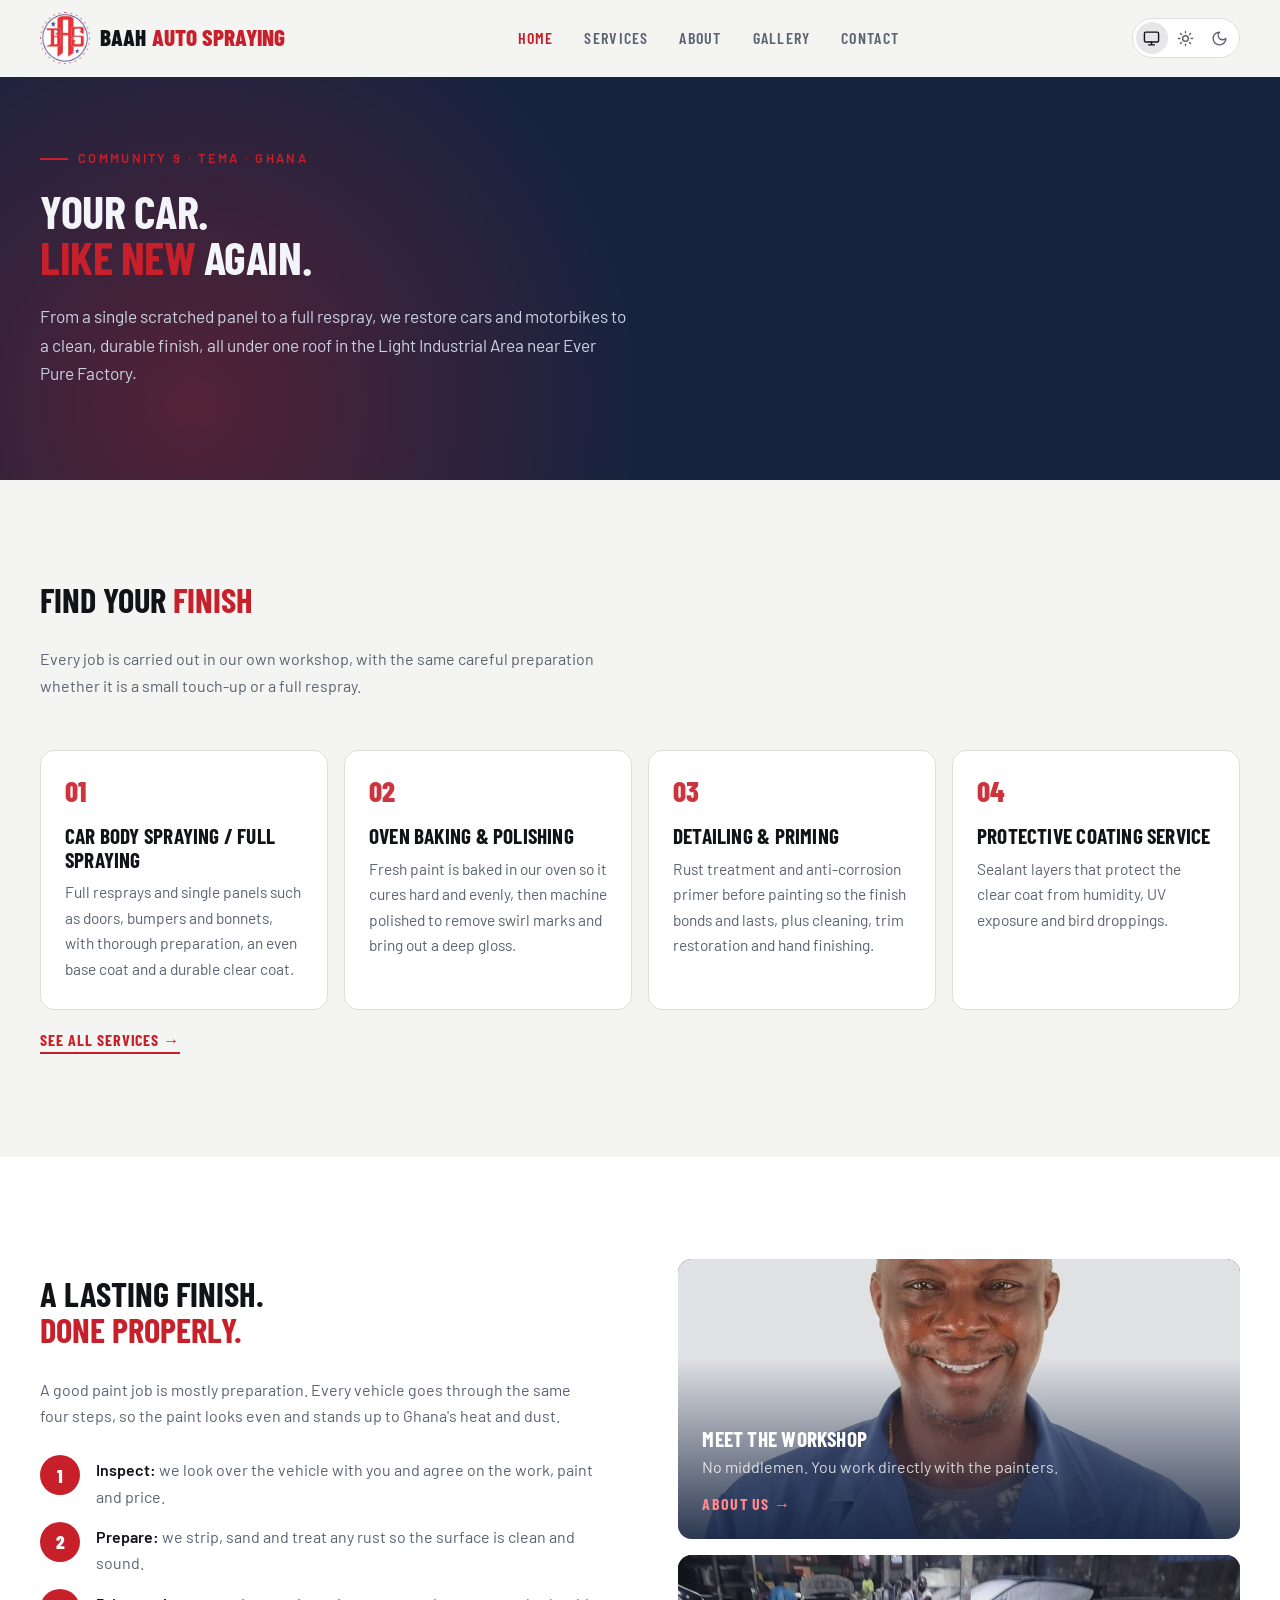
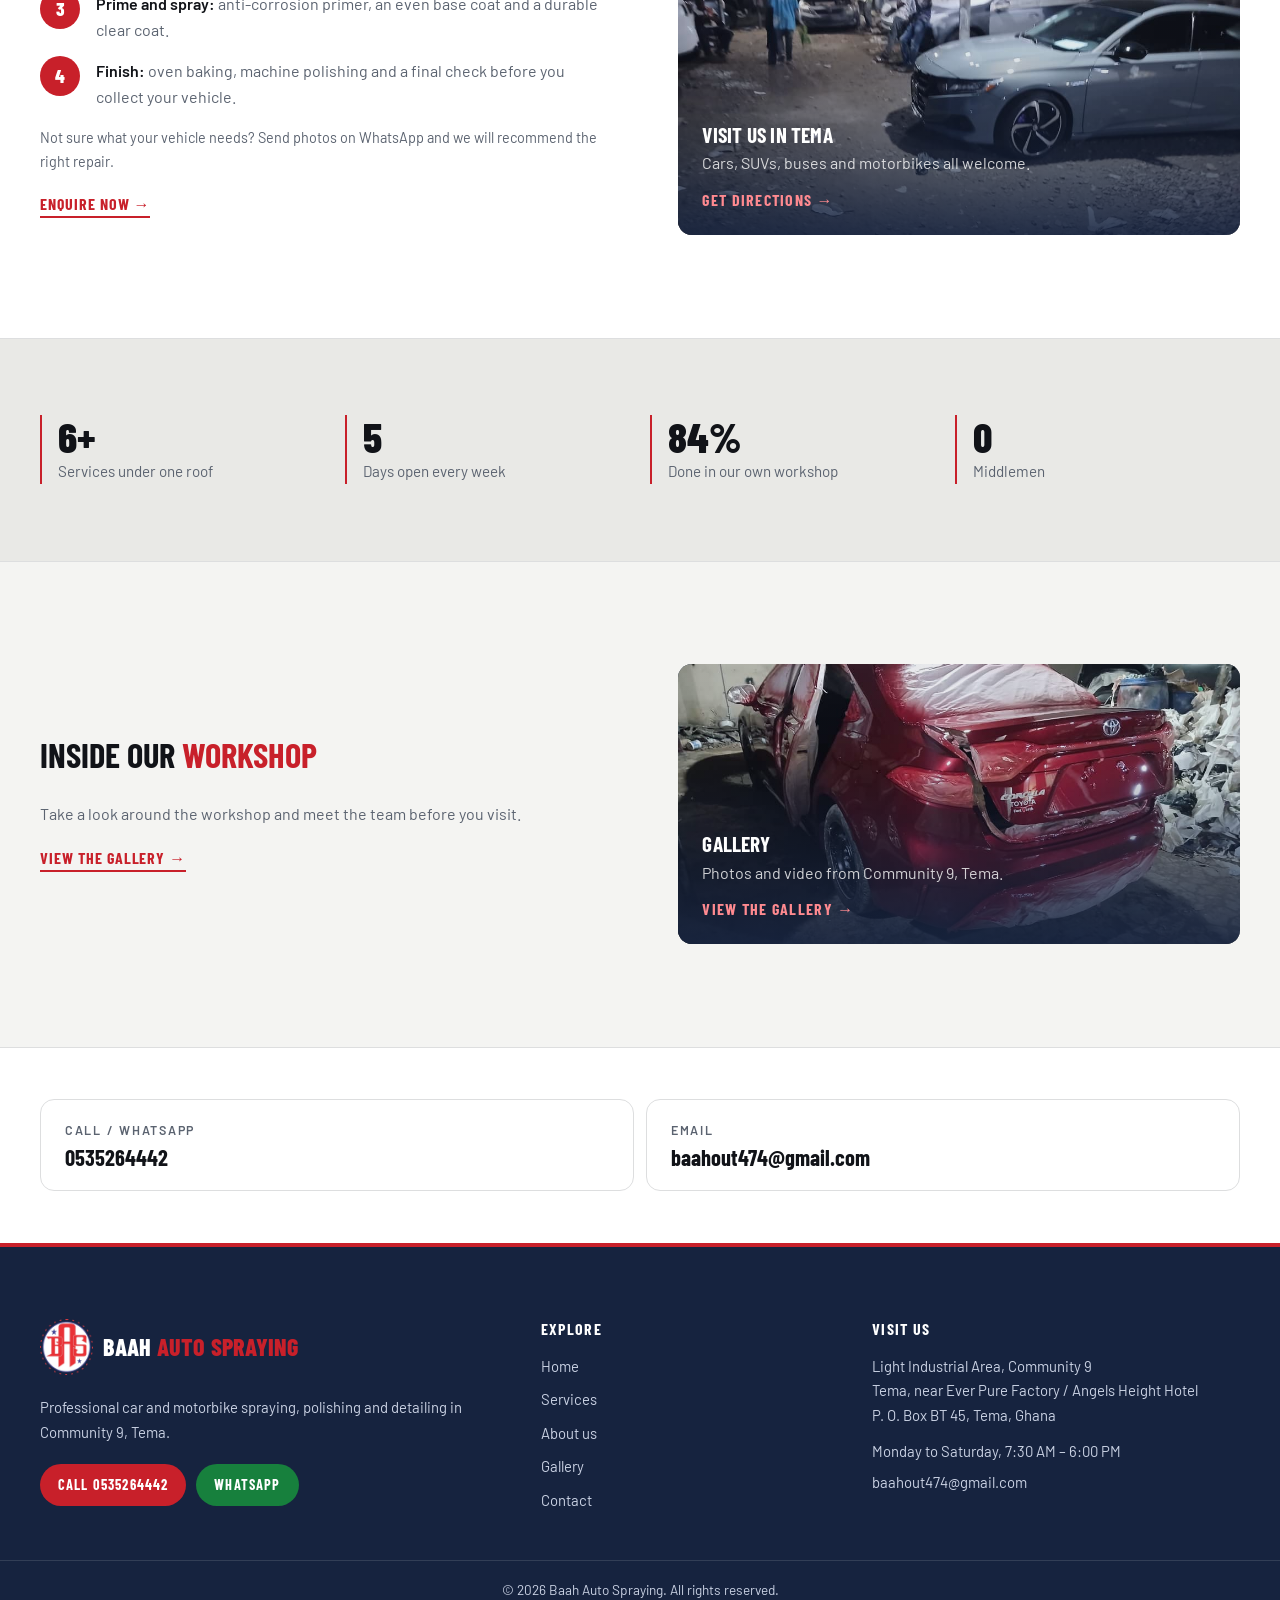
<file: index.html>
<!DOCTYPE html>
<html lang="en">
<head>
  <meta charset="UTF-8">
  <meta name="viewport" content="width=device-width, initial-scale=1, viewport-fit=cover">
  <title>Baah Auto Spraying | Car Spraying and Finishing in Tema</title>
  <meta name="description" content="Car body spraying, oven baking and polishing, detailing, priming, protective coating, scratch and dent works and motorbike spraying in the Light Industrial Area, Community 9, Tema.">

  <!-- Fonts -->
  <link rel="preload" href="assets/fonts/barlow-400-latin.woff2" as="font" type="font/woff2" crossorigin>
  <link rel="preload" href="assets/fonts/barlow-condensed-700-latin.woff2" as="font" type="font/woff2" crossorigin>
  <link rel="stylesheet" href="assets/css/fonts.css">

  <!-- Styles -->
  <link rel="stylesheet" href="assets/css/main.css"> 
  <link rel="apple-touch-icon" href="assets/images/apple-touch-icon.png">
  <script src="assets/js/theme.js"></script>
</head>
<body>

  <!-- ===== Header ===== -->
  <header>
    <div class="wrap bar">
      <a class="brand" href="index.html" aria-label="Baah Auto Spraying, home"><img src="assets/images/logo.webp" width="244" height="256" alt=""><span>Baah <b>Auto Spraying</b></span></a>
      <nav id="nav">
        <a href="index.html" aria-current="page">Home</a>
        <a href="services.html">Services</a>
        <a href="about.html">About</a>
        <a href="gallery.html">Gallery</a>
        <a href="contact.html">Contact</a>
      </nav>
      <div class="tools">
        <div class="theme-switch" id="themeToggle" role="radiogroup" aria-label="Colour theme">
          <button type="button" role="radio" data-mode="system" aria-label="System theme" title="System">
            <svg viewBox="0 0 24 24" aria-hidden="true"><rect x="2" y="3" width="20" height="14" rx="2"/><path d="M8 21h8M12 17v4"/></svg>
          </button>
          <button type="button" role="radio" data-mode="light" aria-label="Light theme" title="Light">
            <svg viewBox="0 0 24 24" aria-hidden="true"><circle cx="12" cy="12" r="4"/><path d="M12 2v2M12 20v2M4.93 4.93l1.41 1.41M17.66 17.66l1.41 1.41M2 12h2M20 12h2M6.34 17.66l-1.41 1.41M19.07 4.93l-1.41 1.41"/></svg>
          </button>
          <button type="button" role="radio" data-mode="dark" aria-label="Dark theme" title="Dark">
            <svg viewBox="0 0 24 24" aria-hidden="true"><path d="M12 3a6 6 0 0 0 9 9 9 9 0 1 1-9-9Z"/></svg>
          </button>
        </div>
        <button class="ghost menu" id="menuBtn" aria-label="Open menu">Menu</button>
      </div>
    </div>
  </header>

  <main>

    <!-- ===== Hero ===== -->
    <div class="hero dark" id="top">
      <div class="wrap">
        <div class="hero-copy reveal">
          <p class="eyebrow">Community 9 · Tema · Ghana</p>
          <h1>Your car.<br><span>Like new</span> again.</h1>
          <p class="lead">From a single scratched panel to a full respray, we restore cars and motorbikes to a clean, durable finish, all under one roof in the Light Industrial Area near Ever Pure Factory.</p>
        </div>
      </div>
    </div>

    <!-- ===== Services preview ===== -->
    <section>
      <div class="wrap">
        <div class="section-head reveal">
          <h2>Find your <span>finish</span></h2>
          <p class="prose">Every job is carried out in our own workshop, with the same careful preparation whether it is a small touch-up or a full respray.</p>
        </div>
        <div class="cards">
          <article class="reveal"><span class="num">01</span><h3>Car body spraying / full spraying</h3><p>Full resprays and single panels such as doors, bumpers and bonnets, with thorough preparation, an even base coat and a durable clear coat.</p></article>
          <article class="reveal"><span class="num">02</span><h3>Oven baking &amp; polishing</h3><p>Fresh paint is baked in our oven so it cures hard and evenly, then machine polished to remove swirl marks and bring out a deep gloss.</p></article>
          <article class="reveal"><span class="num">03</span><h3>Detailing &amp; priming</h3><p>Rust treatment and anti-corrosion primer before painting so the finish bonds and lasts, plus cleaning, trim restoration and hand finishing.</p></article>
          <article class="reveal"><span class="num">04</span><h3>Protective coating service</h3><p>Sealant layers that protect the clear coat from humidity, UV exposure and bird droppings.</p></article>
        </div>
        <a class="arrow-link" href="services.html">See all services →</a>
      </div>
    </section>

    <!-- ===== Process ===== -->
    <section class="tint">
      <div class="wrap split-even">
        <div class="reveal">
          <h2>A lasting finish.<br><span>Done properly.</span></h2>
          <p class="prose">A good paint job is mostly preparation. Every vehicle goes through the same four steps, so the paint looks even and stands up to Ghana's heat and dust.</p>
          <ol class="steps">
            <li><b>Inspect:</b> we look over the vehicle with you and agree on the work, paint and price.</li>
            <li><b>Prepare:</b> we strip, sand and treat any rust so the surface is clean and sound.</li>
            <li><b>Prime and spray:</b> anti-corrosion primer, an even base coat and a durable clear coat.</li>
            <li><b>Finish:</b> oven baking, machine polishing and a final check before you collect your vehicle.</li>
          </ol>
          <p class="note">Not sure what your vehicle needs? Send photos on WhatsApp and we will recommend the right repair.</p>
          <a class="arrow-link" href="contact.html">Enquire now →</a>
        </div>
        <div class="feature-stack reveal">
          <a class="feature" href="about.html">
            <img src="assets/images/mr-baah.webp" width="915" height="1280" alt="Mr. Mark Kwesi Baah, founder of Baah Auto Spraying" loading="lazy">
            <div>
              <h3>Meet the workshop</h3>
              <p>No middlemen. You work directly with the painters.</p>
              <span>About us →</span>
            </div>
          </a>
          <a class="feature" href="contact.html">
            <img src="assets/gallery/photo-10.jpg" width="768" height="1024" alt="Cars parked at the Baah Auto Spraying workshop" loading="lazy">
            <div>
              <h3>Visit us in Tema</h3>
              <p>Cars, SUVs, buses and motorbikes all welcome.</p>
              <span>Get directions →</span>
            </div>
          </a>
        </div>
      </div>
    </section>

    <!-- ===== Numbers ===== -->
    <div class="stats">
      <div class="wrap">
        <div><b data-count="7" data-suffix="+">7+</b><span>Services under one roof</span></div>
        <div><b data-count="6">6</b><span>Days open every week</span></div>
        <div><b data-count="100" data-suffix="%">100%</b><span>Done in our own workshop</span></div>
        <div><b data-count="0">0</b><span>Middlemen</span></div>
      </div>
    </div>

    <!-- ===== Gallery preview ===== -->
    <section>
      <div class="wrap split-even">
        <div class="reveal">
          <h2>Inside our <span>workshop</span></h2>
          <p class="prose">Take a look around the workshop and meet the team before you visit.</p>
          <a class="arrow-link" href="gallery.html">View the gallery →</a>
        </div>
        <a class="feature reveal" href="gallery.html">
          <img src="assets/gallery/photo-04.jpg" width="768" height="1024" alt="Entrance to the Baah Auto Spraying workshop" loading="lazy">
          <div>
            <h3>Gallery</h3>
            <p>Photos and video from Community 9, Tema.</p>
            <span>View the gallery →</span>
          </div>
        </a>
      </div>
    </section>

    <!-- ===== Info strip ===== -->
    <section class="info-strip tint">
      <div class="wrap">
        <a href="tel:+233535264442"><span>Call / WhatsApp</span><b>0535264442</b></a>
        <a href="mailto:baahout474@gmail.com"><span>Email</span><b>baahout474@gmail.com</b></a>
      </div>
    </section>
  </main>

  <!-- ===== Footer ===== -->
  <footer class="site-footer">
    <div class="wrap footer-grid">
      <div class="footer-brand">
        <a class="footer-logo" href="index.html"><img src="assets/images/logo.webp" width="244" height="256" alt="" loading="lazy"><span>Baah <b>Auto Spraying</b></span></a>
        <p>Professional car and motorbike spraying, polishing and detailing in Community 9, Tema.</p>
        <div class="footer-cta">
          <a class="btn" href="tel:+233535264442">Call 0535264442</a>
          <a class="btn wa" href="https://wa.me/233535264442" target="_blank" rel="noopener">WhatsApp</a>
        </div>
      </div>

      <div class="footer-col">
        <h4>Explore</h4>
        <ul>
          <li><a href="index.html">Home</a></li>
          <li><a href="services.html">Services</a></li>
          <li><a href="about.html">About us</a></li>
          <li><a href="gallery.html">Gallery</a></li>
          <li><a href="contact.html">Contact</a></li>
        </ul>
      </div>

      <div class="footer-col">
        <h4>Visit us</h4>
        <address>
          Light Industrial Area, Community 9<br>
          Tema, near Ever Pure Factory / Angels Height Hotel<br>
          P. O. Box BT 45, Tema, Ghana
        </address>
        <p>Monday to Saturday, 7:30 AM – 6:00 PM</p>
        <p><a href="mailto:baahout474@gmail.com">baahout474@gmail.com</a></p>
      </div>
    </div>

    <div class="footer-bottom">
      <div class="wrap">
        <p>&copy; <span id="yr"></span> Baah Auto Spraying. All rights reserved.</p>
      </div>
    </div>
  </footer>

  <!-- Scripts -->
  <script src="assets/js/main.js"></script>
</body>
</html>
</file>
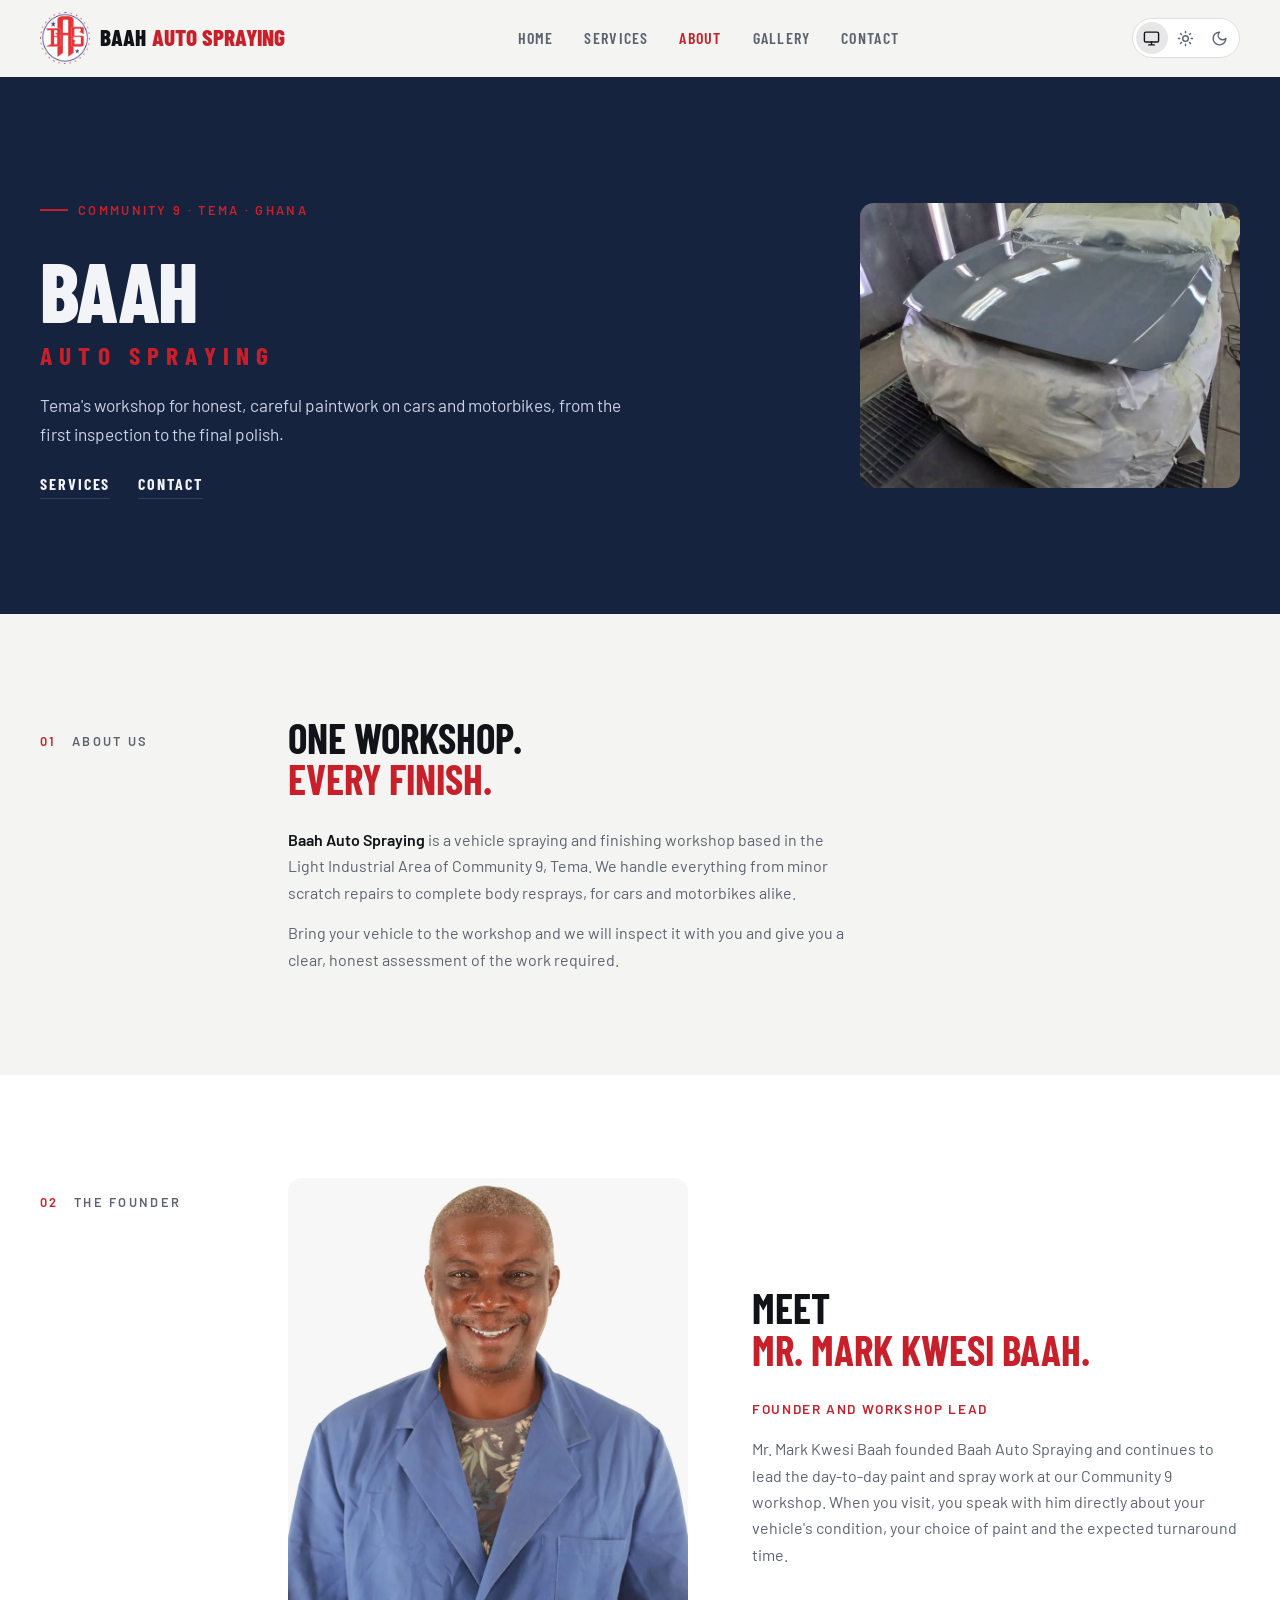
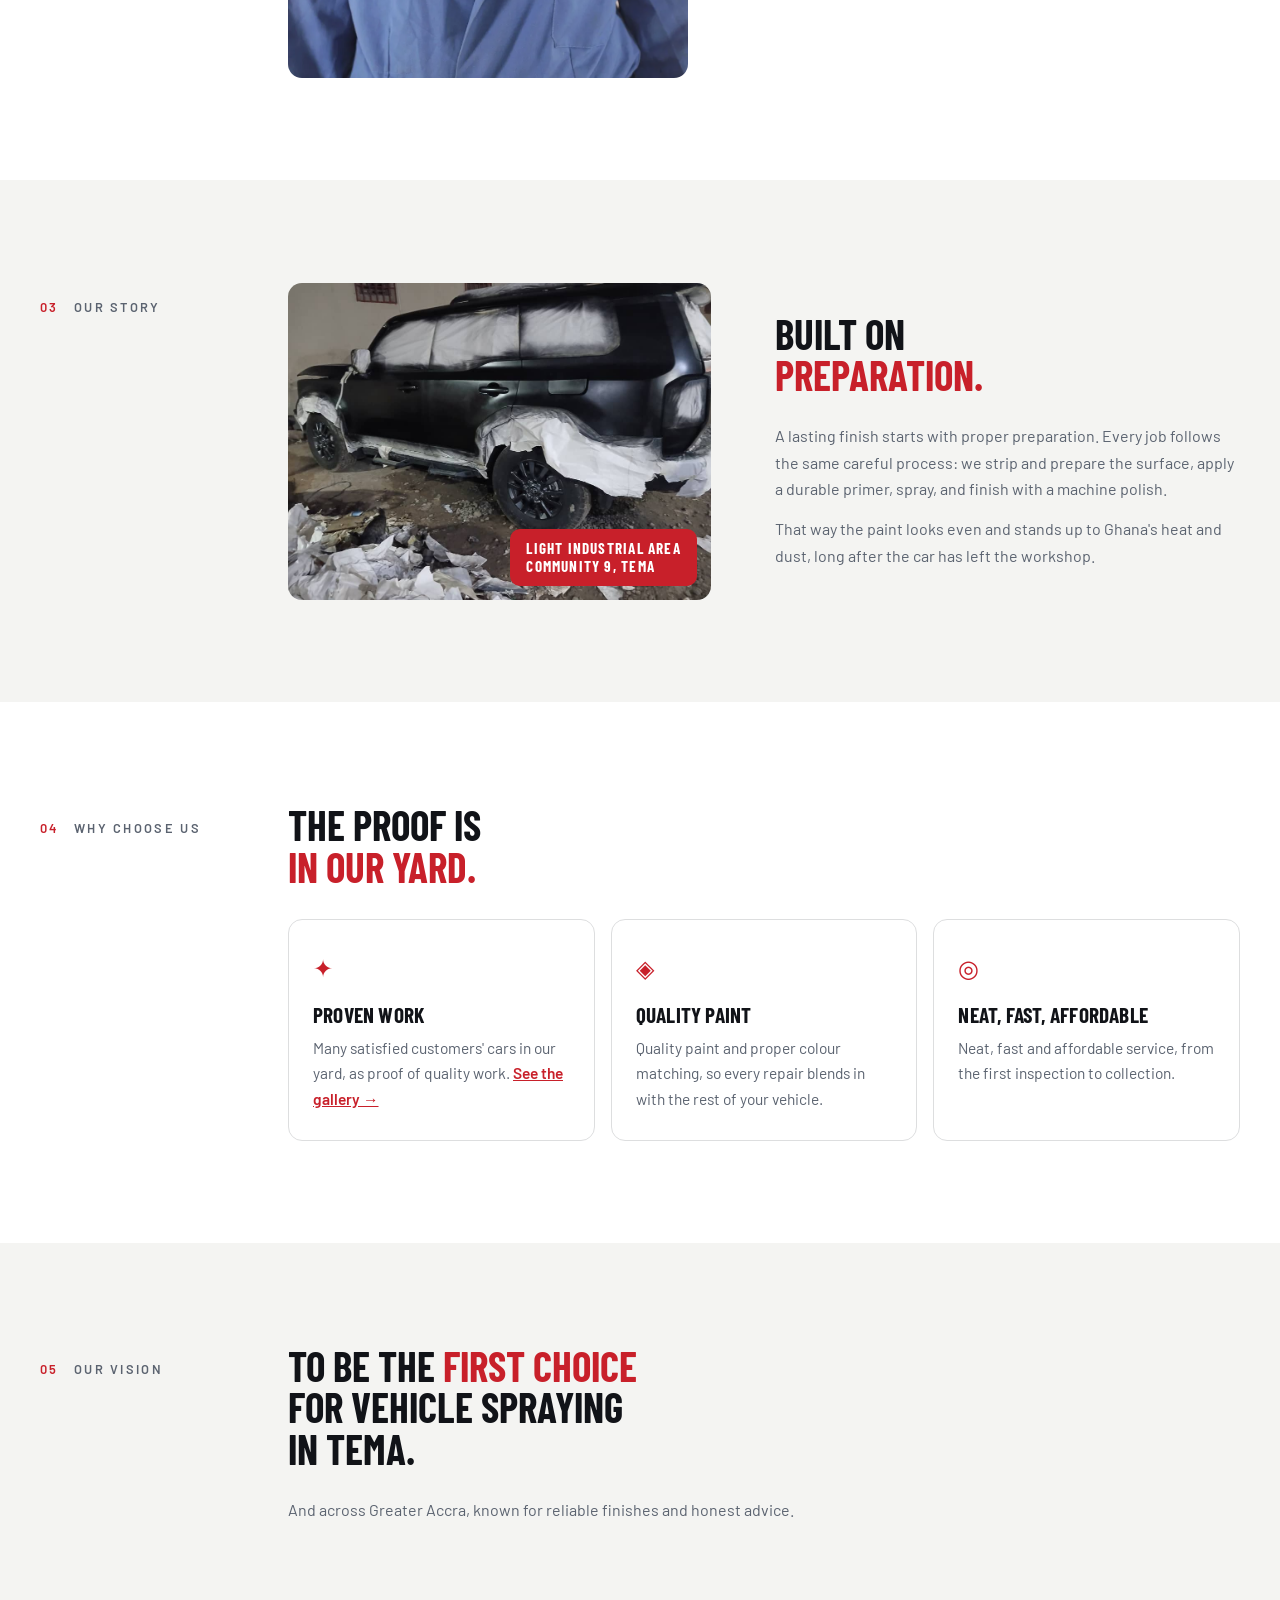
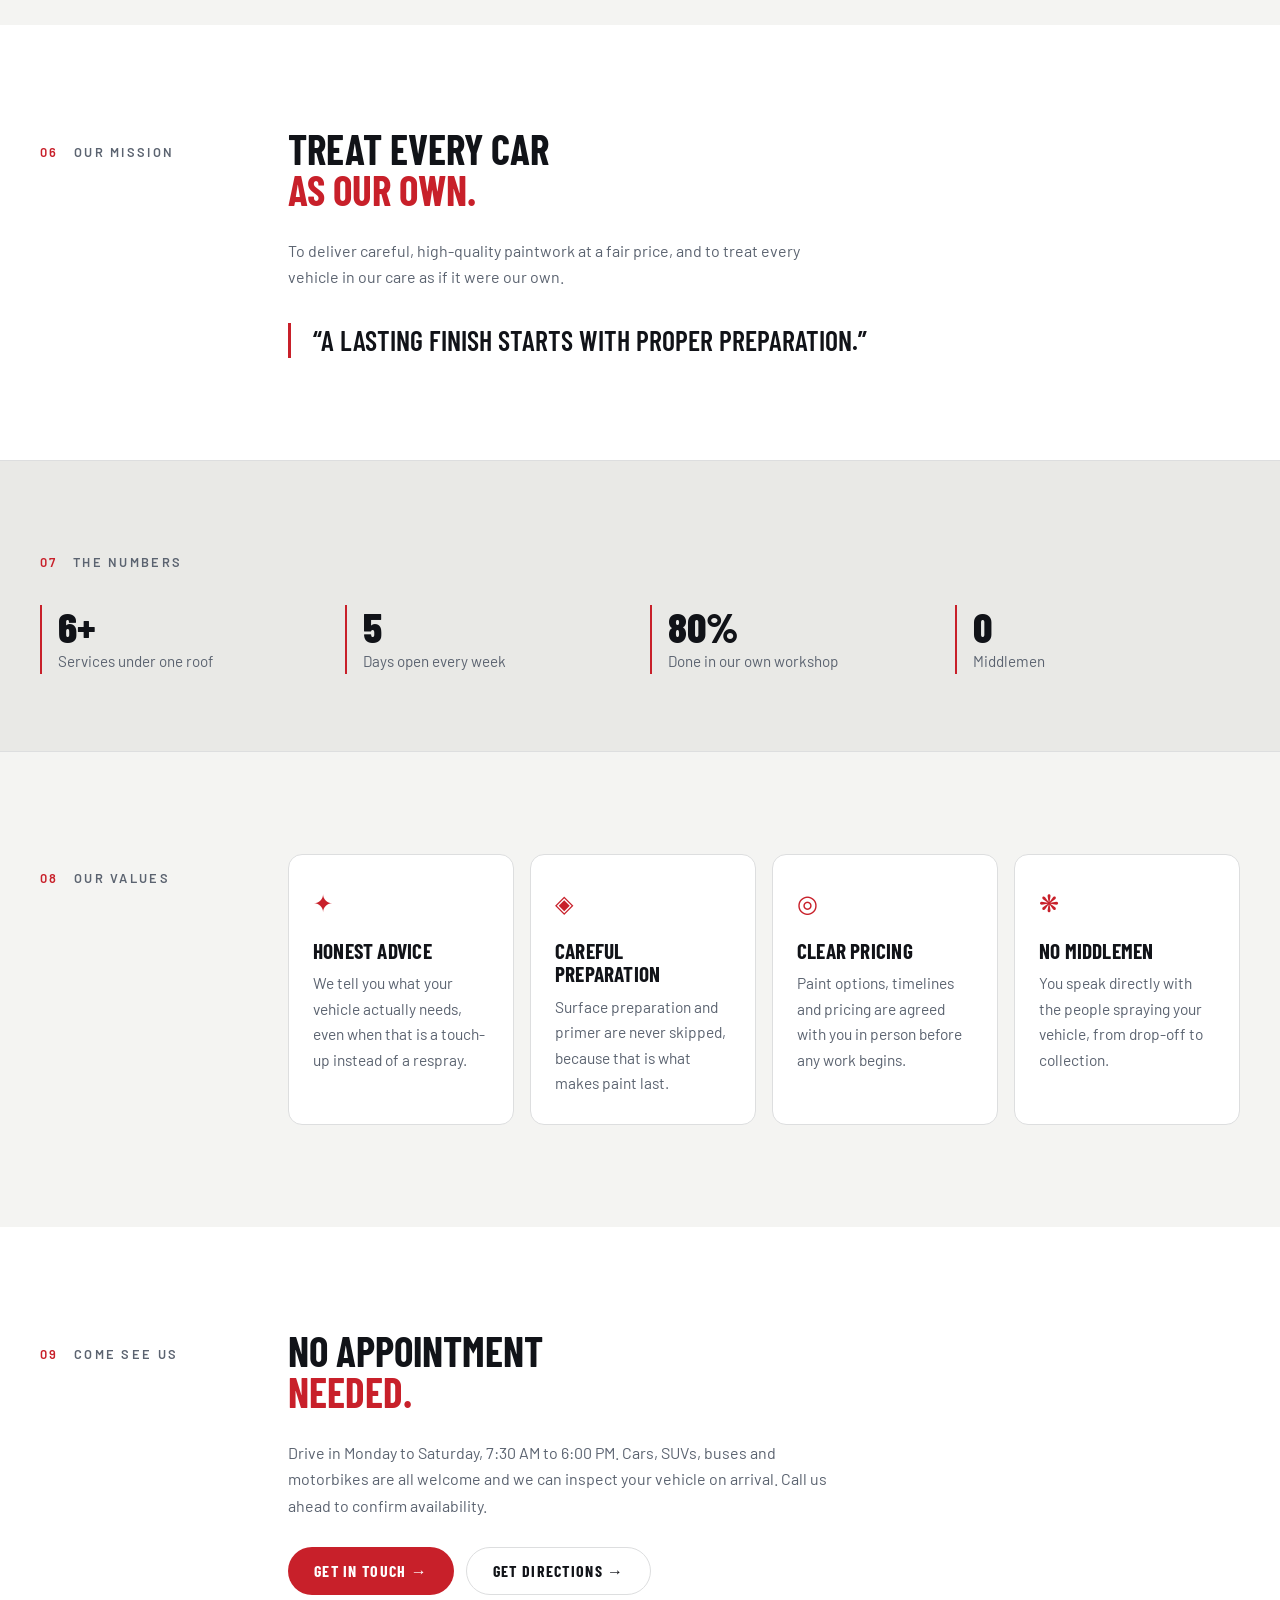
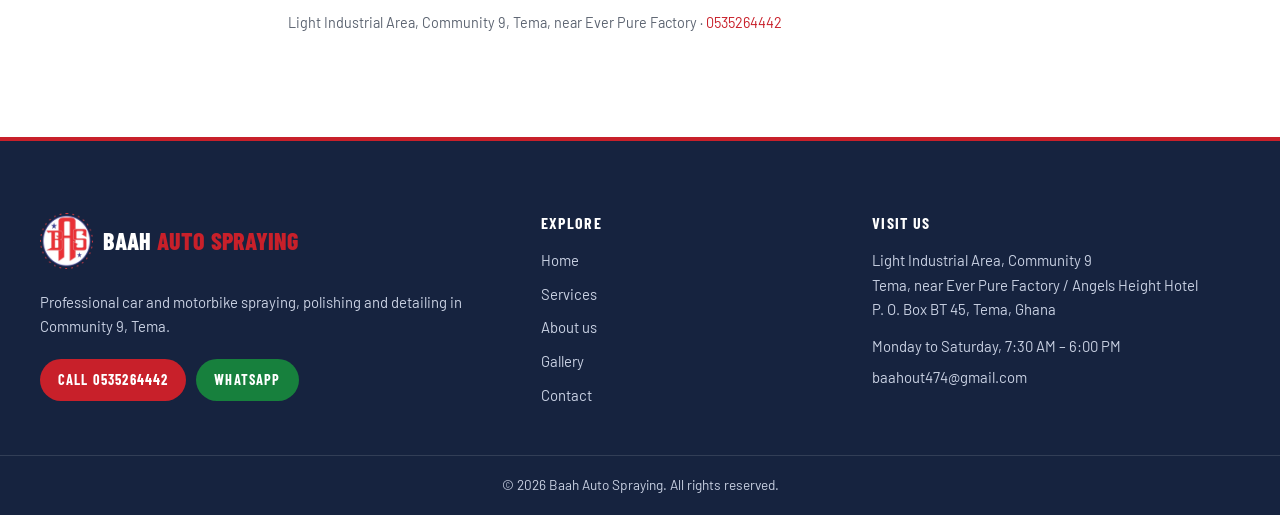
<file: about.html>
<!DOCTYPE html>
<html lang="en">
<head>
  <meta charset="UTF-8">
  <meta name="viewport" content="width=device-width, initial-scale=1, viewport-fit=cover">
  <title>About Us | Baah Auto Spraying, Tema</title>
  <meta name="description" content="The story, vision and values behind Baah Auto Spraying, a vehicle spraying and finishing workshop in Community 9, Tema.">

  <!-- Fonts -->
  <link rel="preload" href="assets/fonts/barlow-400-latin.woff2" as="font" type="font/woff2" crossorigin>
  <link rel="preload" href="assets/fonts/barlow-condensed-700-latin.woff2" as="font" type="font/woff2" crossorigin>
  <link rel="stylesheet" href="assets/css/fonts.css">

  <!-- Styles -->
  <link rel="stylesheet" href="assets/css/main.css">
  <link rel="icon" type="image/png" sizes="64x64" href="assets/images/favicon.png">
  <link rel="apple-touch-icon" href="assets/images/apple-touch-icon.png">
  <script src="assets/js/theme.js"></script>
</head>
<body>

  <!-- ===== Header ===== -->
  <header>
    <div class="wrap bar">
      <a class="brand" href="index.html" aria-label="Baah Auto Spraying, home"><img src="assets/images/logo.webp" width="244" height="256" alt=""><span>Baah <b>Auto Spraying</b></span></a>
      <nav id="nav">
        <a href="index.html">Home</a>
        <a href="services.html">Services</a>
        <a href="about.html" aria-current="page">About</a>
        <a href="gallery.html">Gallery</a>
        <a href="contact.html">Contact</a>
      </nav>
      <div class="tools">
        <div class="theme-switch" id="themeToggle" role="radiogroup" aria-label="Colour theme">
          <button type="button" role="radio" data-mode="system" aria-label="System theme" title="System">
            <svg viewBox="0 0 24 24" aria-hidden="true"><rect x="2" y="3" width="20" height="14" rx="2"/><path d="M8 21h8M12 17v4"/></svg>
          </button>
          <button type="button" role="radio" data-mode="light" aria-label="Light theme" title="Light">
            <svg viewBox="0 0 24 24" aria-hidden="true"><circle cx="12" cy="12" r="4"/><path d="M12 2v2M12 20v2M4.93 4.93l1.41 1.41M17.66 17.66l1.41 1.41M2 12h2M20 12h2M6.34 17.66l-1.41 1.41M19.07 4.93l-1.41 1.41"/></svg>
          </button>
          <button type="button" role="radio" data-mode="dark" aria-label="Dark theme" title="Dark">
            <svg viewBox="0 0 24 24" aria-hidden="true"><path d="M12 3a6 6 0 0 0 9 9 9 9 0 1 1-9-9Z"/></svg>
          </button>
        </div>
        <button class="ghost menu" id="menuBtn" aria-label="Open menu">Menu</button>
      </div>
    </div>
  </header>

  <main>

    <!-- ===== Hero ===== -->
    <div class="about-hero dark">
      <div class="wrap">
        <div class="reveal">
          <p class="eyebrow">Community 9 · Tema · Ghana</p>
          <p class="wordmark">Baah</p>
          <p class="wordmark-sub">Auto Spraying</p>
          <p class="lead">Tema's workshop for honest, careful paintwork on cars and motorbikes, from the first inspection to the final polish.</p>
          <div class="hero-links">
            <a href="services.html">Services</a>
            <a href="contact.html">Contact</a>
          </div>
        </div>
        <img class="reveal" src="assets/gallery/photo-02.jpg" width="810" height="1080" alt="Car in the Baah Auto Spraying spray booth with a fresh black bonnet and the body masked">
      </div>
    </div>

    <!-- ===== 01 About us ===== -->
    <section id="about">
      <div class="wrap chapter">
        <p class="chapter-no reveal"><b>01</b> About us</p>
        <div class="reveal">
          <h2 class="big">One workshop.<br><span>Every finish.</span></h2>
          <div class="prose">
            <p><strong>Baah Auto Spraying</strong> is a vehicle spraying and finishing workshop based in the Light Industrial Area of Community 9, Tema. We handle everything from minor scratch repairs to complete body resprays, for cars and motorbikes alike.</p>
            <p>Bring your vehicle to the workshop and we will inspect it with you and give you a clear, honest assessment of the work required.</p>
          </div>
        </div>
      </div>
    </section>

    <!-- ===== 02 Founder ===== -->
    <section id="founder" class="tint">
      <div class="wrap chapter">
        <p class="chapter-no reveal"><b>02</b> The founder</p>
        <div class="founder">
          <img class="founder-photo reveal" src="assets/images/mr-baah.webp" width="915" height="1280" alt="Mr. Mark Kwesi Baah, founder and workshop lead of Baah Auto Spraying" loading="lazy">
          <div class="who reveal">
            <h2 class="big">Meet<br><span>Mr. Mark Kwesi Baah.</span></h2>
            <p class="role">Founder and Workshop Lead</p>
            <p>Mr. Mark Kwesi Baah founded Baah Auto Spraying and continues to lead the day-to-day paint and spray work at our Community 9 workshop. When you visit, you speak with him directly about your vehicle's condition, your choice of paint and the expected turnaround time.</p>
          </div>
        </div>
      </div>
    </section>

    <!-- ===== 03 Our story ===== -->
    <section>
      <div class="wrap chapter">
        <p class="chapter-no reveal"><b>03</b> Our story</p>
        <div class="chapter-split">
          <figure class="reveal">
            <img src="assets/gallery/photo-01.jpg" width="768" height="1024" alt="Cars waiting at the Baah Auto Spraying workshop, Tema" loading="lazy">
            <figcaption>Light Industrial Area<br>Community 9, Tema</figcaption>
          </figure>
          <div class="reveal">
            <h2 class="big">Built on<br><span>preparation.</span></h2>
            <div class="prose">
              <p>A lasting finish starts with proper preparation. Every job follows the same careful process: we strip and prepare the surface, apply a durable primer, spray, and finish with a machine polish.</p>
              <p>That way the paint looks even and stands up to Ghana's heat and dust, long after the car has left the workshop.</p>
            </div>
          </div>
        </div>
      </div>
    </section>

    <!-- ===== 04 Why choose us ===== -->
    <section class="tint">
      <div class="wrap chapter">
        <p class="chapter-no reveal"><b>04</b> Why choose us</p>
        <div>
          <h2 class="big reveal">The proof is<br><span>in our yard.</span></h2>
          <div class="values values-3">
            <div class="reveal"><i>✦</i><h3>Proven work</h3><p>Many satisfied customers' cars in our yard, as proof of quality work. <a href="gallery.html">See the gallery →</a></p></div>
            <div class="reveal"><i>◈</i><h3>Quality paint</h3><p>Quality paint and proper colour matching, so every repair blends in with the rest of your vehicle.</p></div>
            <div class="reveal"><i>◎</i><h3>Neat, fast, affordable</h3><p>Neat, fast and affordable service, from the first inspection to collection.</p></div>
          </div>
        </div>
      </div>
    </section>

    <!-- ===== 05 Vision ===== -->
    <section>
      <div class="wrap chapter">
        <p class="chapter-no reveal"><b>05</b> Our vision</p>
        <div class="reveal">
          <h2 class="big">To be the <span>first choice</span><br>for vehicle spraying<br>in Tema.</h2>
          <p class="prose">And across Greater Accra, known for reliable finishes and honest advice.</p>
        </div>
      </div>
    </section>

    <!-- ===== 06 Mission ===== -->
    <section class="tint">
      <div class="wrap chapter">
        <p class="chapter-no reveal"><b>06</b> Our mission</p>
        <div class="reveal">
          <h2 class="big">Treat every car<br><span>as our own.</span></h2>
          <p class="prose">To deliver careful, high-quality paintwork at a fair price, and to treat every vehicle in our care as if it were our own.</p>
          <blockquote>“A lasting finish starts with proper preparation.”</blockquote>
        </div>
      </div>
    </section>

    <!-- ===== 07 Numbers ===== -->
    <div class="stats">
      <div class="wrap">
        <p class="chapter-no"><b>07</b> The numbers</p>
        <div><b data-count="7" data-suffix="+">7+</b><span>Services under one roof</span></div>
        <div><b data-count="6">6</b><span>Days open every week</span></div>
        <div><b data-count="100" data-suffix="%">100%</b><span>Done in our own workshop</span></div>
        <div><b data-count="0">0</b><span>Middlemen</span></div>
      </div>
    </div>

    <!-- ===== 08 Values ===== -->
    <section>
      <div class="wrap chapter">
        <p class="chapter-no reveal"><b>08</b> Our values</p>
        <div class="values">
          <div class="reveal"><i>✦</i><h3>Honest advice</h3><p>We tell you what your vehicle actually needs, even when that is a touch-up instead of a respray.</p></div>
          <div class="reveal"><i>◈</i><h3>Careful preparation</h3><p>Surface preparation and primer are never skipped, because that is what makes paint last.</p></div>
          <div class="reveal"><i>◎</i><h3>Clear pricing</h3><p>Paint options, timelines and pricing are agreed with you in person before any work begins.</p></div>
          <div class="reveal"><i>❋</i><h3>No middlemen</h3><p>You speak directly with the people spraying your vehicle, from drop-off to collection.</p></div>
        </div>
      </div>
    </section>

    <!-- ===== 09 Visit ===== -->
    <section class="tint">
      <div class="wrap chapter">
        <p class="chapter-no reveal"><b>09</b> Come see us</p>
        <div class="reveal">
          <h2 class="big">No appointment<br><span>needed.</span></h2>
          <p class="prose">Drive in Monday to Saturday, 7:30 AM to 6:00 PM. Cars, SUVs, buses and motorbikes are all welcome and we can inspect your vehicle on arrival. Call us ahead to confirm availability.</p>
          <div class="row spaced-top">
            <a class="btn" href="contact.html">Get in touch →</a>
            <a class="btn line" href="https://www.google.com/maps/search/?api=1&amp;query=Light+Industrial+Area+Community+9+Tema+Ghana" target="_blank" rel="noopener">Get directions →</a>
          </div>
          <p class="note">Light Industrial Area, Community 9, Tema, near Ever Pure Factory · <a href="tel:+233535264442">0535264442</a></p>
        </div>
      </div>
    </section>
  </main>

  <!-- ===== Footer ===== -->
  <footer class="site-footer">
    <div class="wrap footer-grid">
      <div class="footer-brand">
        <a class="footer-logo" href="index.html"><img src="assets/images/logo.webp" width="244" height="256" alt="" loading="lazy"><span>Baah <b>Auto Spraying</b></span></a>
        <p>Professional car and motorbike spraying, polishing and detailing in Community 9, Tema.</p>
        <div class="footer-cta">
          <a class="btn" href="tel:+233535264442">Call 0535264442</a>
          <a class="btn wa" href="https://wa.me/233535264442" target="_blank" rel="noopener">WhatsApp</a>
        </div>
      </div>

      <div class="footer-col">
        <h4>Explore</h4>
        <ul>
          <li><a href="index.html">Home</a></li>
          <li><a href="services.html">Services</a></li>
          <li><a href="about.html">About us</a></li>
          <li><a href="gallery.html">Gallery</a></li>
          <li><a href="contact.html">Contact</a></li>
        </ul>
      </div>

      <div class="footer-col">
        <h4>Visit us</h4>
        <address>
          Light Industrial Area, Community 9<br>
          Tema, near Ever Pure Factory / Angels Height Hotel<br>
          P. O. Box BT 45, Tema, Ghana
        </address>
        <p>Monday to Saturday, 7:30 AM – 6:00 PM</p>
        <p><a href="mailto:baahout474@gmail.com">baahout474@gmail.com</a></p>
      </div>
    </div>

    <div class="footer-bottom">
      <div class="wrap">
        <p>&copy; <span id="yr"></span> Baah Auto Spraying. All rights reserved.</p>
      </div>
    </div>
  </footer>

  <!-- Scripts -->
  <script src="assets/js/main.js"></script>
</body>
</html>
</file>
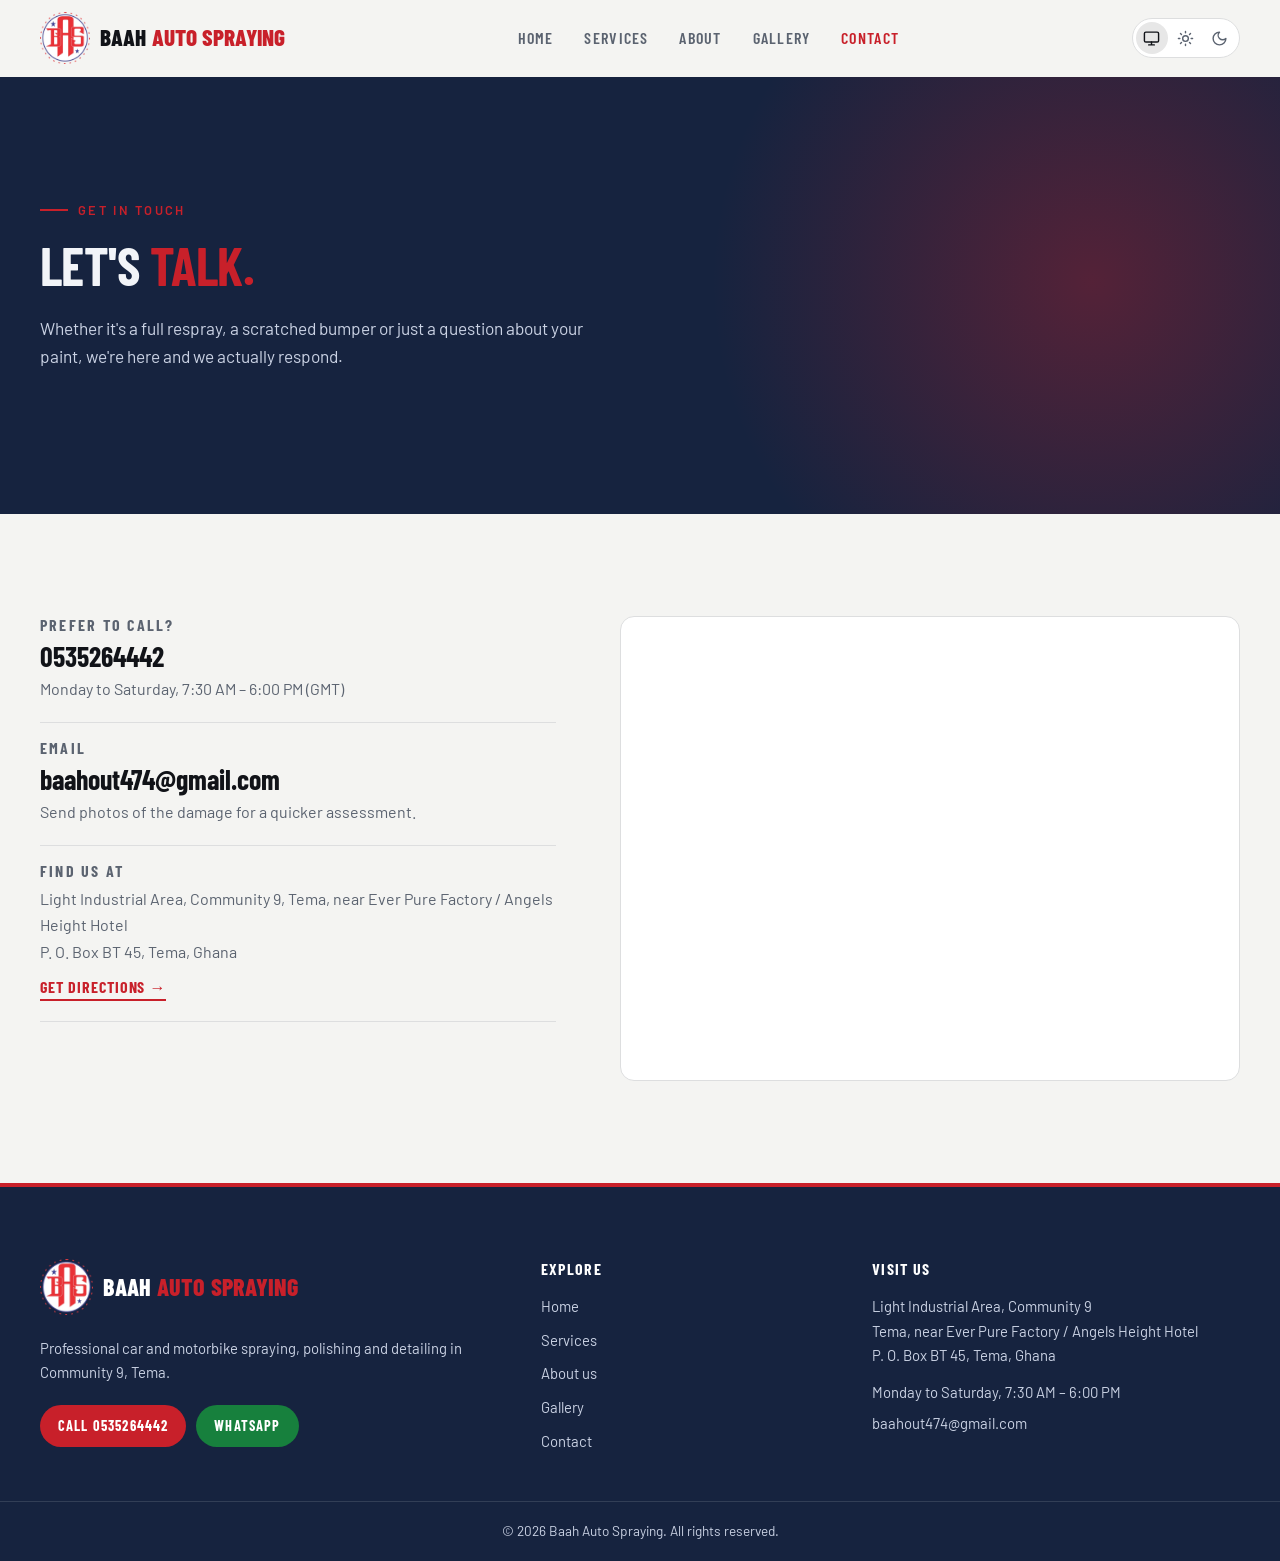
<file: contact.html>
<!DOCTYPE html>
<html lang="en">
<head>
  <meta charset="UTF-8">
  <meta name="viewport" content="width=device-width, initial-scale=1, viewport-fit=cover">
  <title>Contact | Baah Auto Spraying, Tema</title>
  <meta name="description" content="Call, WhatsApp or visit Baah Auto Spraying in the Light Industrial Area, Community 9, Tema.">

  <!-- Fonts -->
  <link rel="preload" href="assets/fonts/barlow-400-latin.woff2" as="font" type="font/woff2" crossorigin>
  <link rel="preload" href="assets/fonts/barlow-condensed-700-latin.woff2" as="font" type="font/woff2" crossorigin>
  <link rel="stylesheet" href="assets/css/fonts.css">

  <!-- Styles -->
  <link rel="stylesheet" href="assets/css/main.css">
  <link rel="icon" type="image/png" sizes="64x64" href="assets/images/favicon.png">
  <link rel="apple-touch-icon" href="assets/images/apple-touch-icon.png">
  <script src="assets/js/theme.js"></script>
</head>
<body>

  <!-- ===== Header ===== -->
  <header>
    <div class="wrap bar">
      <a class="brand" href="index.html" aria-label="Baah Auto Spraying, home"><img src="assets/images/logo.webp" width="244" height="256" alt=""><span>Baah <b>Auto Spraying</b></span></a>
      <nav id="nav">
        <a href="index.html">Home</a>
        <a href="services.html">Services</a>
        <a href="about.html">About</a>
        <a href="gallery.html">Gallery</a>
        <a href="contact.html" aria-current="page">Contact</a>
      </nav>
      <div class="tools">
        <div class="theme-switch" id="themeToggle" role="radiogroup" aria-label="Colour theme">
          <button type="button" role="radio" data-mode="system" aria-label="System theme" title="System">
            <svg viewBox="0 0 24 24" aria-hidden="true"><rect x="2" y="3" width="20" height="14" rx="2"/><path d="M8 21h8M12 17v4"/></svg>
          </button>
          <button type="button" role="radio" data-mode="light" aria-label="Light theme" title="Light">
            <svg viewBox="0 0 24 24" aria-hidden="true"><circle cx="12" cy="12" r="4"/><path d="M12 2v2M12 20v2M4.93 4.93l1.41 1.41M17.66 17.66l1.41 1.41M2 12h2M20 12h2M6.34 17.66l-1.41 1.41M19.07 4.93l-1.41 1.41"/></svg>
          </button>
          <button type="button" role="radio" data-mode="dark" aria-label="Dark theme" title="Dark">
            <svg viewBox="0 0 24 24" aria-hidden="true"><path d="M12 3a6 6 0 0 0 9 9 9 9 0 1 1-9-9Z"/></svg>
          </button>
        </div>
        <button class="ghost menu" id="menuBtn" aria-label="Open menu">Menu</button>
      </div>
    </div>
  </header>

  <main>

    <!-- ===== Hero ===== -->
    <div class="page-hero dark">
      <div class="wrap reveal">
        <p class="eyebrow">Get in touch</p>
        <h1>Let's <span>talk.</span></h1>
        <p class="lead">Whether it's a full respray, a scratched bumper or just a question about your paint, we're here and we actually respond.</p>
      </div>
    </div>

    <section id="contact">
      <div class="wrap contact-grid">

        <!-- Details -->
        <aside class="contact-side reveal">
          <div class="side-block">
            <h3>Prefer to call?</h3>
            <a class="big-link" href="tel:+233535264442">0535264442</a>
            <p>Monday to Saturday, 7:30 AM – 6:00 PM (GMT)</p>
          </div>
          <div class="side-block">
            <h3>Email</h3>
            <a class="big-link" href="mailto:baahout474@gmail.com">baahout474@gmail.com</a>
            <p>Send photos of the damage for a quicker assessment.</p>
          </div>
          <div class="side-block">
            <h3>Find us at</h3>
            <p>Light Industrial Area, Community 9, Tema, near Ever Pure Factory / Angels Height Hotel<br>P. O. Box BT 45, Tema, Ghana</p>
            <a class="arrow-link" href="https://www.google.com/maps/search/?api=1&amp;query=Light+Industrial+Area+Community+9+Tema+Ghana" target="_blank" rel="noopener">Get directions →</a>
          </div>
        </aside>

        <div class="map reveal">
          <iframe src="https://www.google.com/maps?q=Light+Industrial+Area+Community+9+Tema+Ghana&amp;output=embed" title="Map of the Light Industrial Area, Community 9, Tema" loading="lazy" referrerpolicy="no-referrer-when-downgrade"></iframe>
        </div>
      </div>
   
    </section>
  </main>

  <!-- ===== Footer ===== -->
  <footer class="site-footer">
    <div class="wrap footer-grid">
      <div class="footer-brand">
        <a class="footer-logo" href="index.html"><img src="assets/images/logo.webp" width="244" height="256" alt="" loading="lazy"><span>Baah <b>Auto Spraying</b></span></a>
        <p>Professional car and motorbike spraying, polishing and detailing in Community 9, Tema.</p>
        <div class="footer-cta">
          <a class="btn" href="tel:+233535264442">Call 0535264442</a>
          <a class="btn wa" href="https://wa.me/233535264442" target="_blank" rel="noopener">WhatsApp</a>
        </div>
      </div>

      <div class="footer-col">
        <h4>Explore</h4>
        <ul>
          <li><a href="index.html">Home</a></li>
          <li><a href="services.html">Services</a></li>
          <li><a href="about.html">About us</a></li>
          <li><a href="gallery.html">Gallery</a></li>
          <li><a href="contact.html">Contact</a></li>
        </ul>
      </div>

      <div class="footer-col">
        <h4>Visit us</h4>
        <address>
          Light Industrial Area, Community 9<br>
          Tema, near Ever Pure Factory / Angels Height Hotel<br>
          P. O. Box BT 45, Tema, Ghana
        </address>
        <p>Monday to Saturday, 7:30 AM – 6:00 PM</p>
        <p><a href="mailto:baahout474@gmail.com">baahout474@gmail.com</a></p>
      </div>
    </div>

    <div class="footer-bottom">
      <div class="wrap">
        <p>&copy; <span id="yr"></span> Baah Auto Spraying. All rights reserved.</p>
      </div>
    </div>
  </footer>

  <!-- Scripts -->
  <script src="assets/js/main.js"></script>
</body>
</html>
</file>
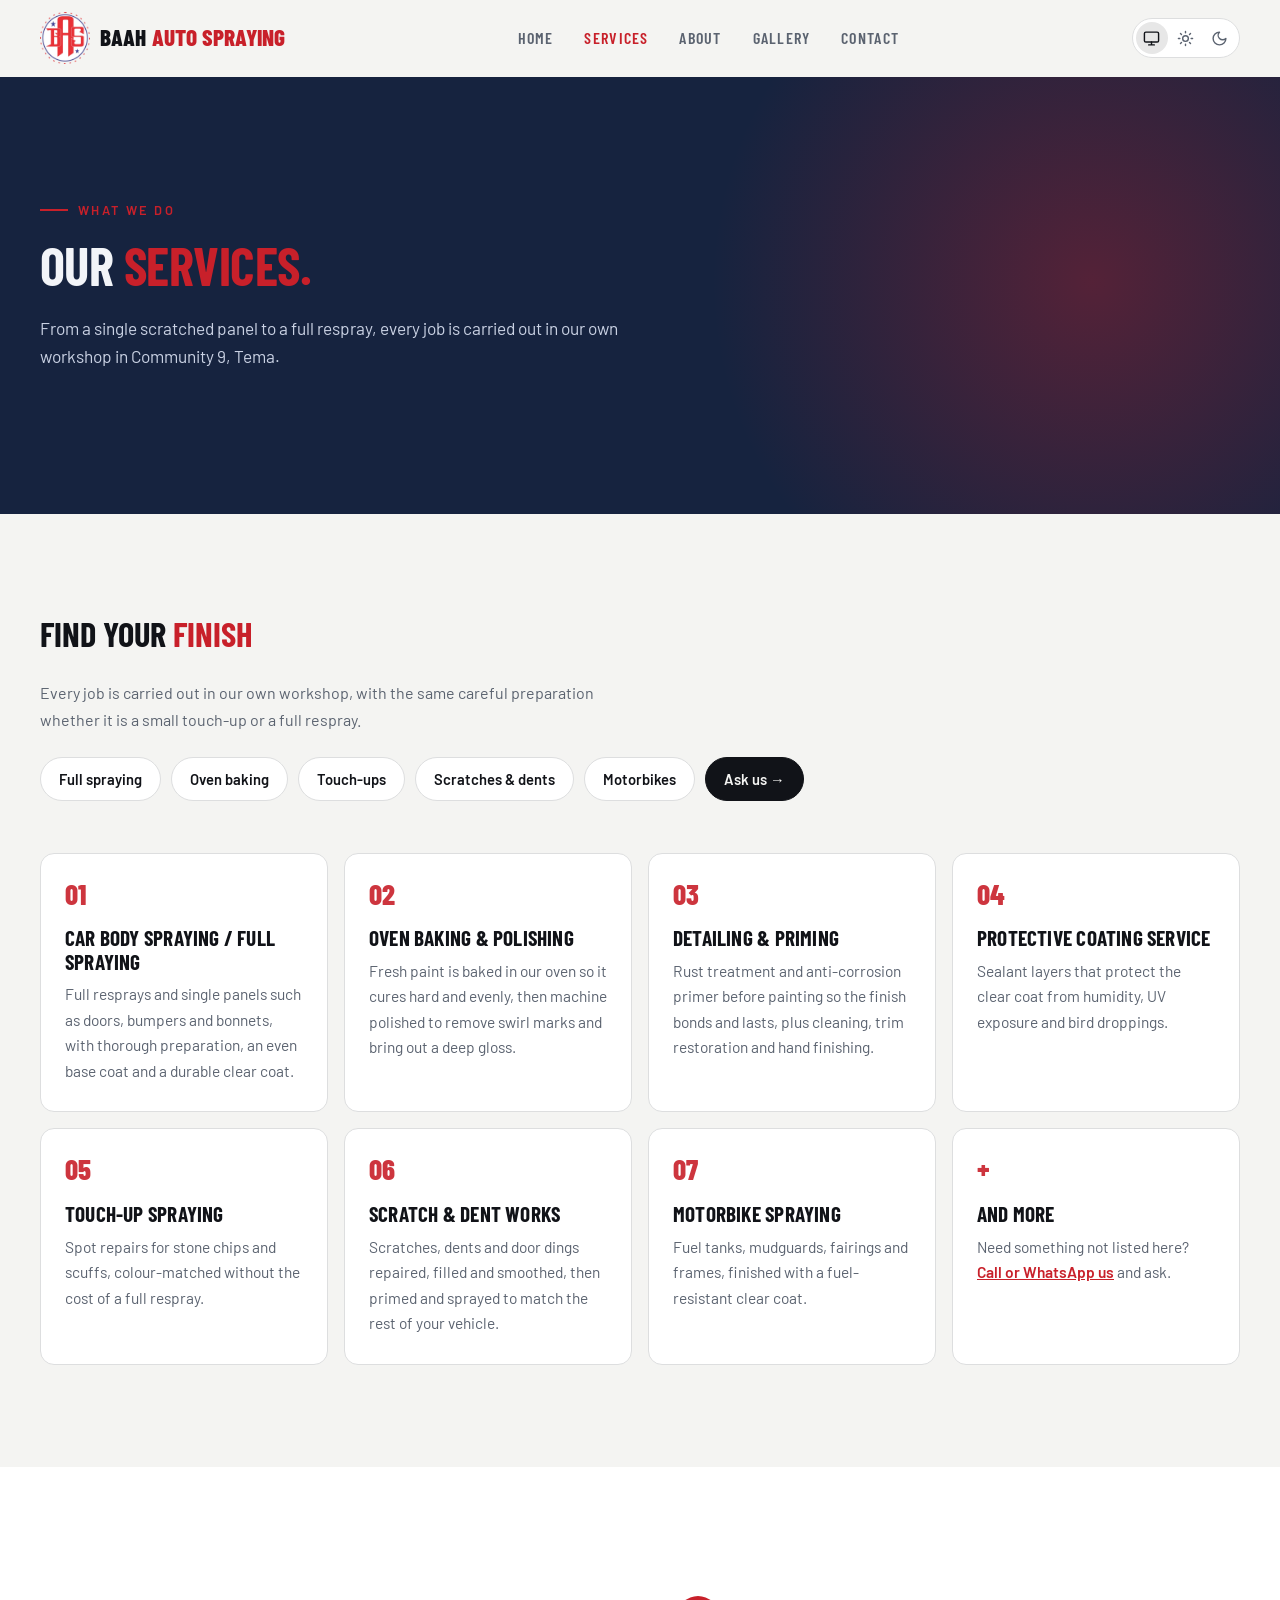
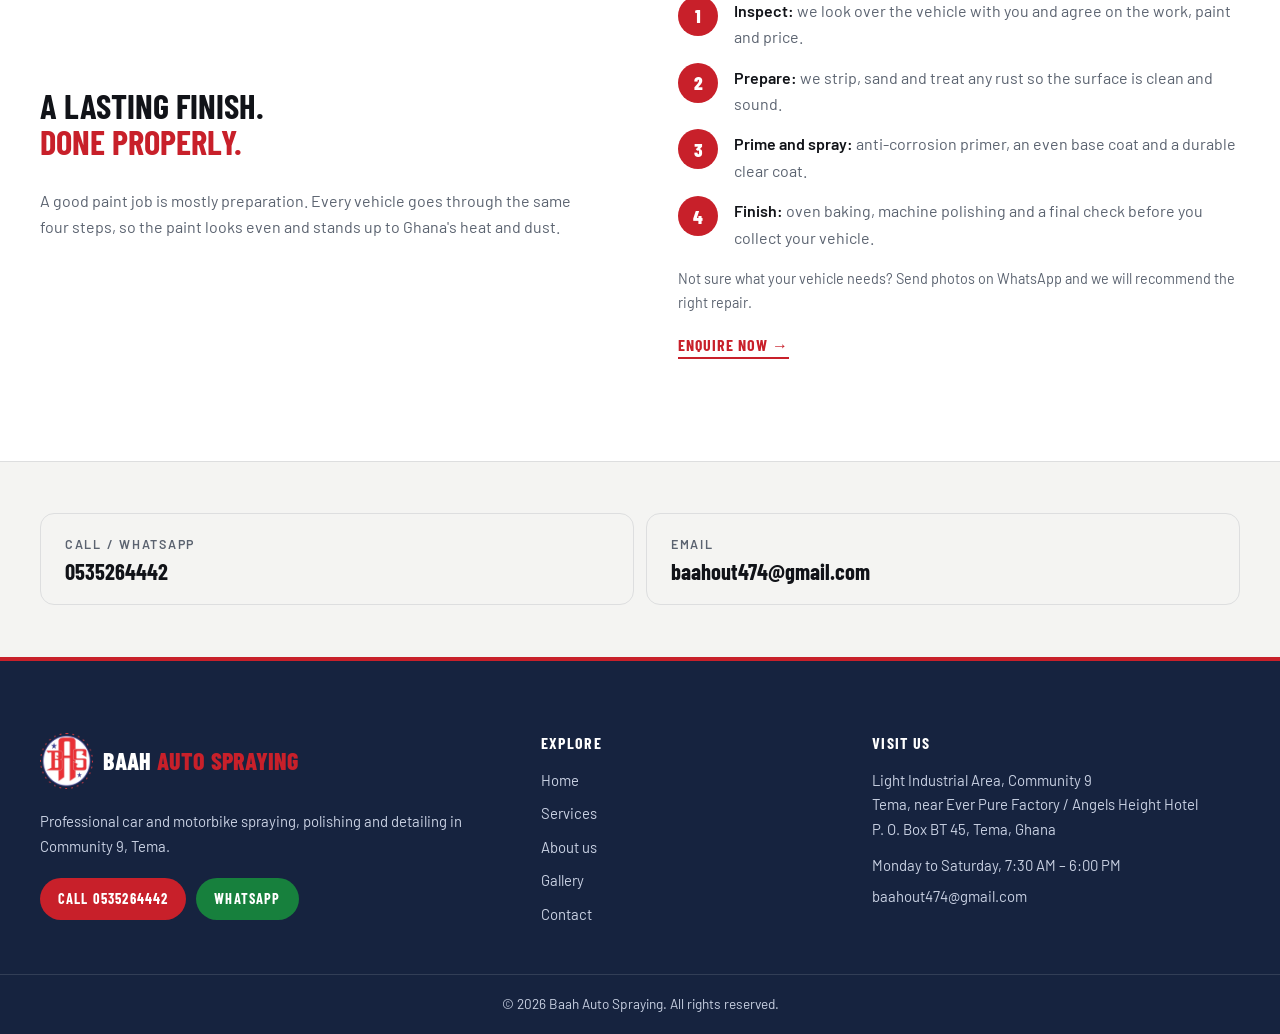
<file: services.html>
<!DOCTYPE html>
<html lang="en">
<head>
  <meta charset="UTF-8">
  <meta name="viewport" content="width=device-width, initial-scale=1, viewport-fit=cover">
  <title>Services | Baah Auto Spraying, Tema</title>
  <meta name="description" content="Car body spraying, oven baking and polishing, detailing and priming, protective coating, touch-up spraying, scratch and dent works and motorbike spraying in Community 9, Tema.">

  <!-- Fonts -->
  <link rel="preload" href="assets/fonts/barlow-400-latin.woff2" as="font" type="font/woff2" crossorigin>
  <link rel="preload" href="assets/fonts/barlow-condensed-700-latin.woff2" as="font" type="font/woff2" crossorigin>
  <link rel="stylesheet" href="assets/css/fonts.css">

  <!-- Styles -->
  <link rel="stylesheet" href="assets/css/main.css">
  <link rel="icon" type="image/png" sizes="64x64" href="assets/images/favicon.png">
  <link rel="apple-touch-icon" href="assets/images/apple-touch-icon.png">
  <script src="assets/js/theme.js"></script>
</head>
<body>

  <!-- ===== Header ===== -->
  <header>
    <div class="wrap bar">
      <a class="brand" href="index.html" aria-label="Baah Auto Spraying, home"><img src="assets/images/logo.webp" width="244" height="256" alt=""><span>Baah <b>Auto Spraying</b></span></a>
      <nav id="nav">
        <a href="index.html">Home</a>
        <a href="services.html" aria-current="page">Services</a>
        <a href="about.html">About</a>
        <a href="gallery.html">Gallery</a>
        <a href="contact.html">Contact</a>
      </nav>
      <div class="tools">
        <div class="theme-switch" id="themeToggle" role="radiogroup" aria-label="Colour theme">
          <button type="button" role="radio" data-mode="system" aria-label="System theme" title="System">
            <svg viewBox="0 0 24 24" aria-hidden="true"><rect x="2" y="3" width="20" height="14" rx="2"/><path d="M8 21h8M12 17v4"/></svg>
          </button>
          <button type="button" role="radio" data-mode="light" aria-label="Light theme" title="Light">
            <svg viewBox="0 0 24 24" aria-hidden="true"><circle cx="12" cy="12" r="4"/><path d="M12 2v2M12 20v2M4.93 4.93l1.41 1.41M17.66 17.66l1.41 1.41M2 12h2M20 12h2M6.34 17.66l-1.41 1.41M19.07 4.93l-1.41 1.41"/></svg>
          </button>
          <button type="button" role="radio" data-mode="dark" aria-label="Dark theme" title="Dark">
            <svg viewBox="0 0 24 24" aria-hidden="true"><path d="M12 3a6 6 0 0 0 9 9 9 9 0 1 1-9-9Z"/></svg>
          </button>
        </div>
        <button class="ghost menu" id="menuBtn" aria-label="Open menu">Menu</button>
      </div>
    </div>
  </header>

  <main>

    <!-- ===== Hero ===== -->
    <div class="page-hero dark">
      <div class="wrap reveal">
        <p class="eyebrow">What we do</p>
        <h1>Our <span>services.</span></h1>
        <p class="lead">From a single scratched panel to a full respray, every job is carried out in our own workshop in Community 9, Tema.</p>
      </div>
    </div>

    <!-- ===== Services ===== -->
    <section id="services">
      <div class="wrap">
        <div class="section-head reveal">
          <h2>Find your <span>finish</span></h2>
          <p class="prose">Every job is carried out in our own workshop, with the same careful preparation whether it is a small touch-up or a full respray.</p>
          <div class="pills">
            <a href="#svc-respray">Full spraying</a>
            <a href="#svc-polish">Oven baking</a>
            <a href="#svc-touch">Touch-ups</a>
            <a href="#svc-dent">Scratches &amp; dents</a>
            <a href="#svc-bike">Motorbikes</a>
            <a href="contact.html">Ask us →</a>
          </div>
        </div>
        <div class="cards">
          <article class="reveal" id="svc-respray"><span class="num">01</span><h3>Car body spraying / full spraying</h3><p>Full resprays and single panels such as doors, bumpers and bonnets, with thorough preparation, an even base coat and a durable clear coat.</p></article>
          <article class="reveal" id="svc-polish"><span class="num">02</span><h3>Oven baking &amp; polishing</h3><p>Fresh paint is baked in our oven so it cures hard and evenly, then machine polished to remove swirl marks and bring out a deep gloss.</p></article>
          <article class="reveal" id="svc-prime"><span class="num">03</span><h3>Detailing &amp; priming</h3><p>Rust treatment and anti-corrosion primer before painting so the finish bonds and lasts, plus cleaning, trim restoration and hand finishing.</p></article>
          <article class="reveal" id="svc-coat"><span class="num">04</span><h3>Protective coating service</h3><p>Sealant layers that protect the clear coat from humidity, UV exposure and bird droppings.</p></article>
          <article class="reveal" id="svc-touch"><span class="num">05</span><h3>Touch-up spraying</h3><p>Spot repairs for stone chips and scuffs, colour-matched without the cost of a full respray.</p></article>
          <article class="reveal" id="svc-dent"><span class="num">06</span><h3>Scratch &amp; dent works</h3><p>Scratches, dents and door dings repaired, filled and smoothed, then primed and sprayed to match the rest of your vehicle.</p></article>
          <article class="reveal" id="svc-bike"><span class="num">07</span><h3>Motorbike spraying</h3><p>Fuel tanks, mudguards, fairings and frames, finished with a fuel-resistant clear coat.</p></article>
          <article class="reveal card-more"><span class="num">+</span><h3>And more</h3><p>Need something not listed here? <a href="contact.html">Call or WhatsApp us</a> and ask.</p></article>
        </div>
      </div>
    </section>

    <!-- ===== Process ===== -->
    <section class="tint">
      <div class="wrap split-even">
        <div class="reveal">
          <h2>A lasting finish.<br><span>Done properly.</span></h2>
          <p class="prose">A good paint job is mostly preparation. Every vehicle goes through the same four steps, so the paint looks even and stands up to Ghana's heat and dust.</p>
        </div>
        <div class="reveal">
          <ol class="steps">
            <li><b>Inspect:</b> we look over the vehicle with you and agree on the work, paint and price.</li>
            <li><b>Prepare:</b> we strip, sand and treat any rust so the surface is clean and sound.</li>
            <li><b>Prime and spray:</b> anti-corrosion primer, an even base coat and a durable clear coat.</li>
            <li><b>Finish:</b> oven baking, machine polishing and a final check before you collect your vehicle.</li>
          </ol>
          <p class="note">Not sure what your vehicle needs? Send photos on WhatsApp and we will recommend the right repair.</p>
          <a class="arrow-link" href="contact.html">Enquire now →</a>
        </div>
      </div>
    </section>

    <!-- ===== Info strip ===== -->
    <section class="info-strip">
      <div class="wrap">
        <a href="tel:+233535264442"><span>Call / WhatsApp</span><b>0535264442</b></a>
        <a href="mailto:baahout474@gmail.com"><span>Email</span><b>baahout474@gmail.com</b></a>
      </div>
    </section>
  </main>

  <!-- ===== Footer ===== -->
  <footer class="site-footer">
    <div class="wrap footer-grid">
      <div class="footer-brand">
        <a class="footer-logo" href="index.html"><img src="assets/images/logo.webp" width="244" height="256" alt="" loading="lazy"><span>Baah <b>Auto Spraying</b></span></a>
        <p>Professional car and motorbike spraying, polishing and detailing in Community 9, Tema.</p>
        <div class="footer-cta">
          <a class="btn" href="tel:+233535264442">Call 0535264442</a>
          <a class="btn wa" href="https://wa.me/233535264442" target="_blank" rel="noopener">WhatsApp</a>
        </div>
      </div>

      <div class="footer-col">
        <h4>Explore</h4>
        <ul>
          <li><a href="index.html">Home</a></li>
          <li><a href="services.html">Services</a></li>
          <li><a href="about.html">About us</a></li>
          <li><a href="gallery.html">Gallery</a></li>
          <li><a href="contact.html">Contact</a></li>
        </ul>
      </div>

      <div class="footer-col">
        <h4>Visit us</h4>
        <address>
          Light Industrial Area, Community 9<br>
          Tema, near Ever Pure Factory / Angels Height Hotel<br>
          P. O. Box BT 45, Tema, Ghana
        </address>
        <p>Monday to Saturday, 7:30 AM – 6:00 PM</p>
        <p><a href="mailto:baahout474@gmail.com">baahout474@gmail.com</a></p>
      </div>
    </div>

    <div class="footer-bottom">
      <div class="wrap">
        <p>&copy; <span id="yr"></span> Baah Auto Spraying. All rights reserved.</p>
      </div>
    </div>
  </footer>

  <!-- Scripts -->
  <script src="assets/js/main.js"></script>
</body>
</html>
</file>
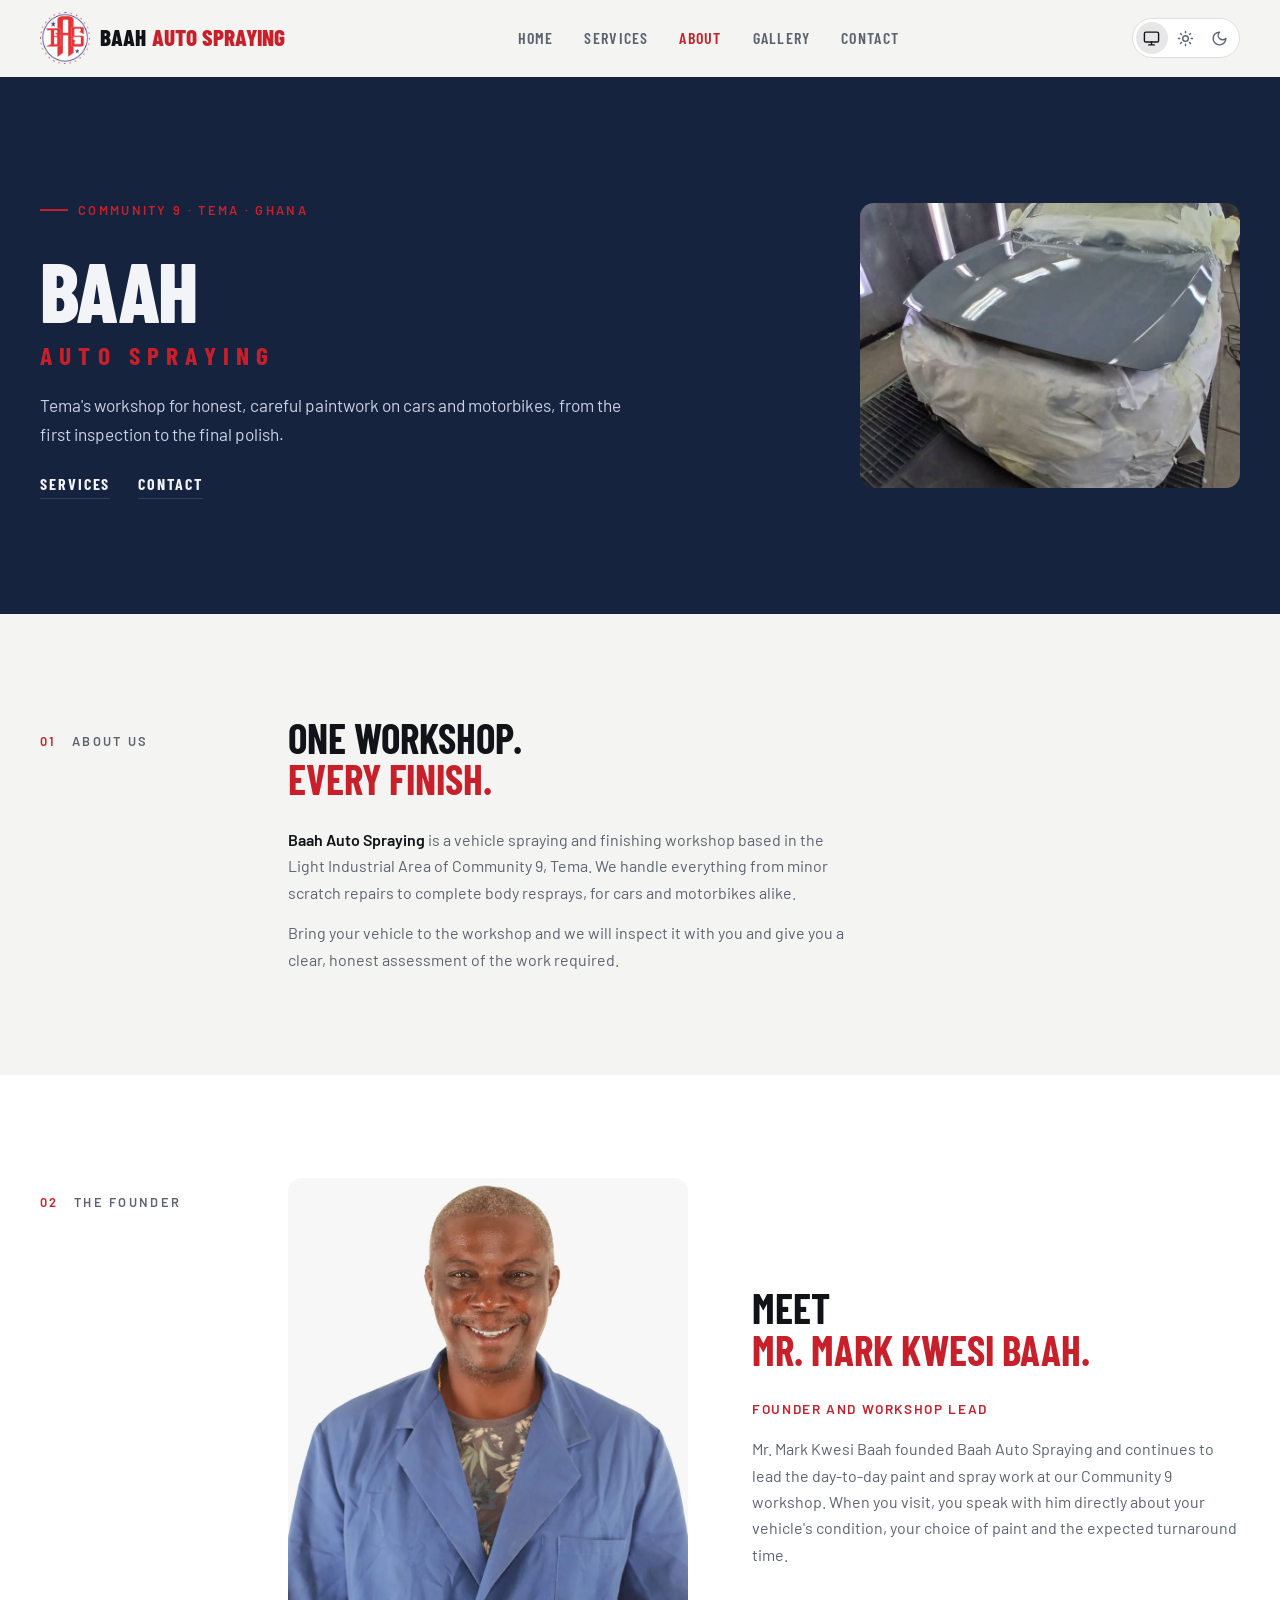
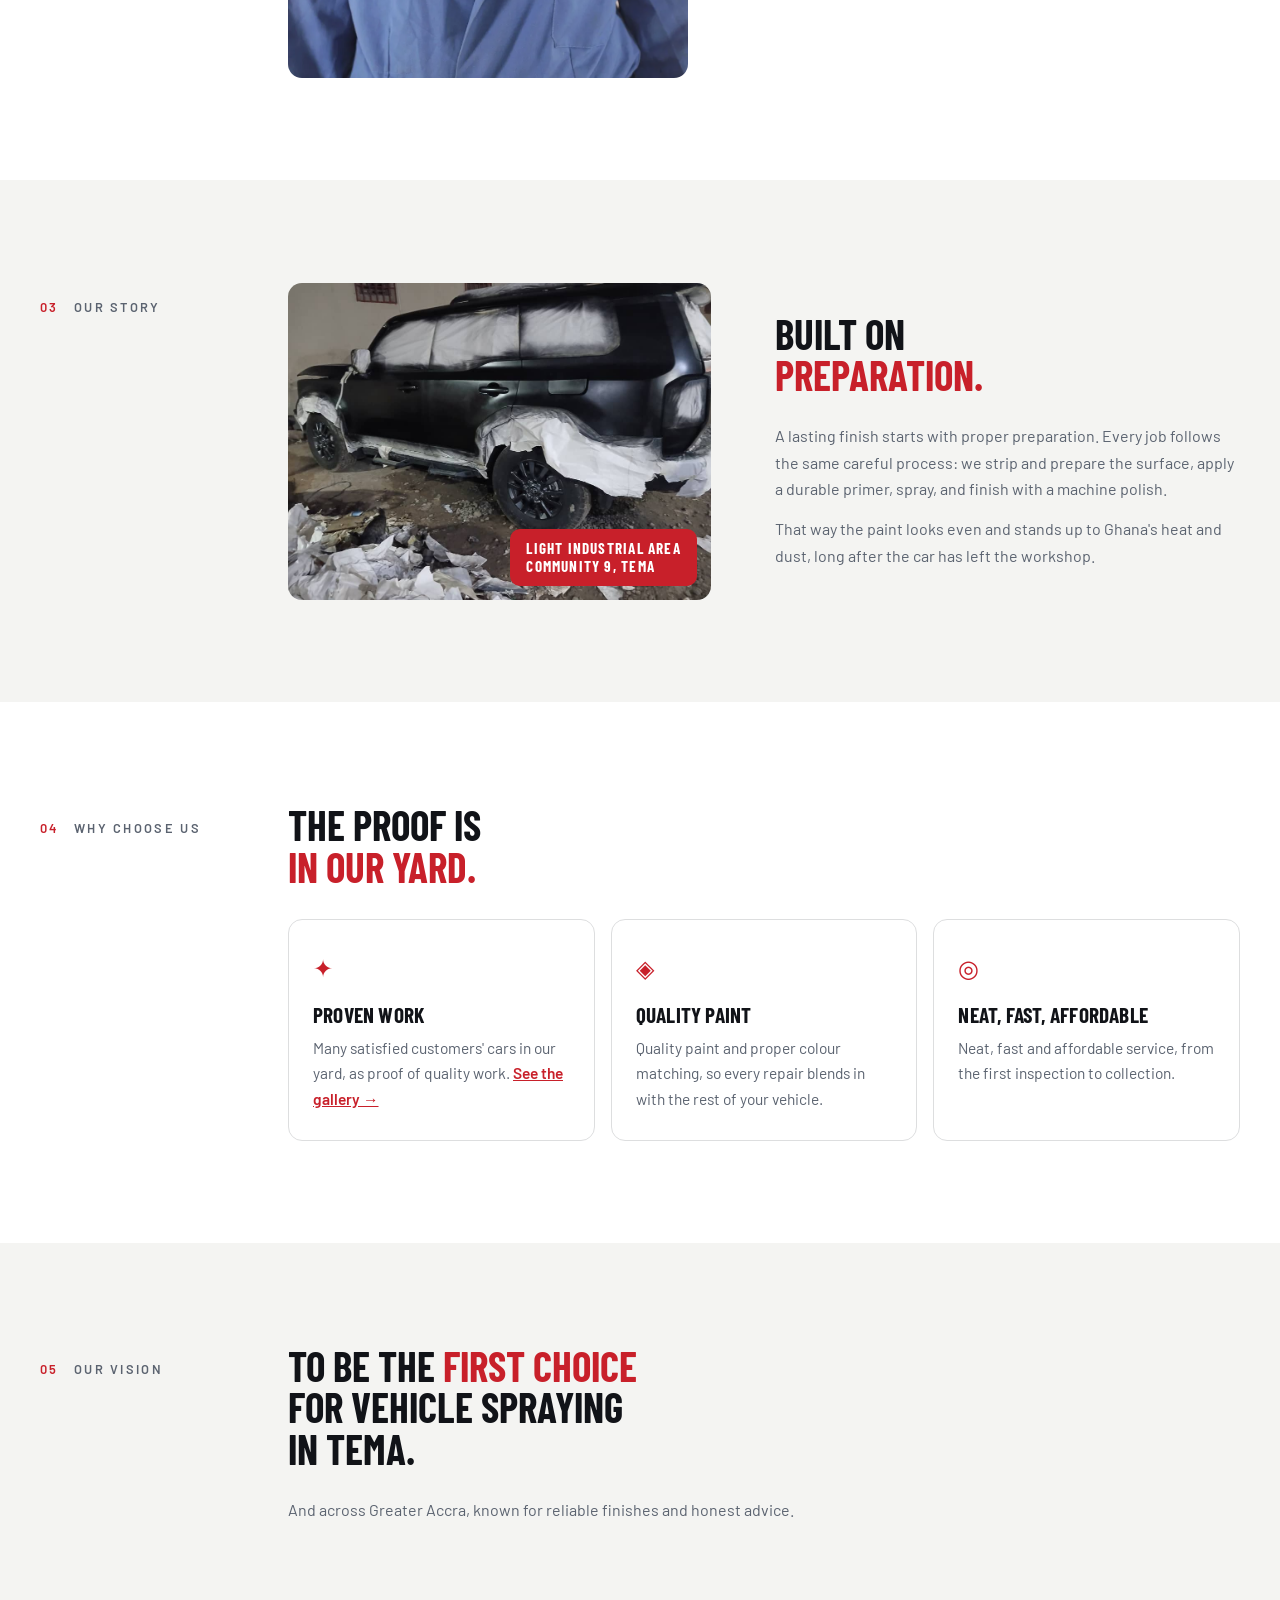
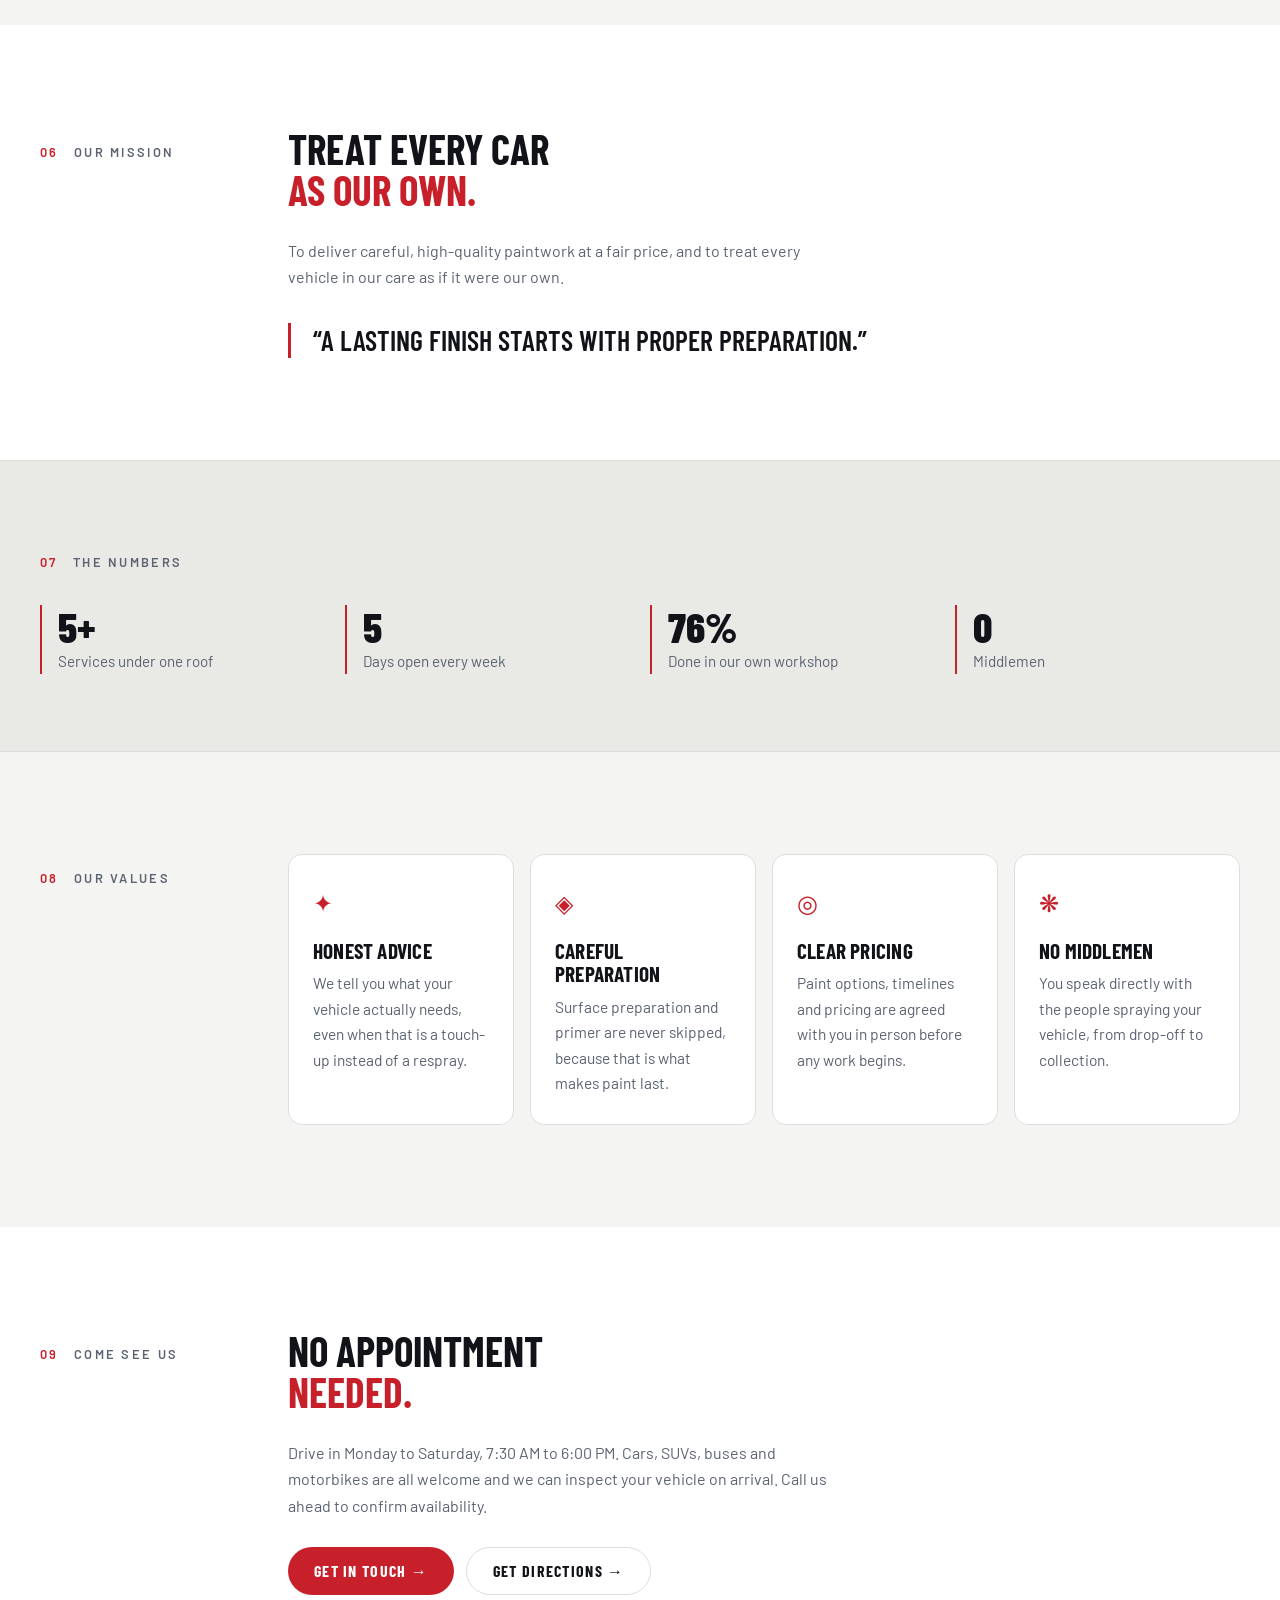
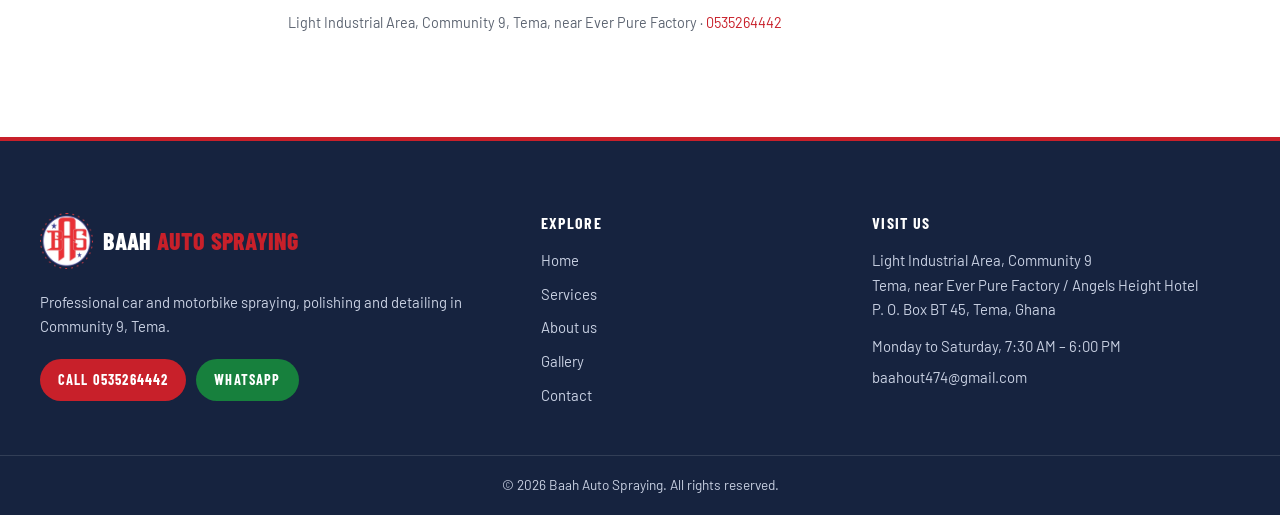
<file: templates/pages/about.html>
<!DOCTYPE html>
<html lang="en">
<head>
  <meta charset="UTF-8">
  <meta name="viewport" content="width=device-width, initial-scale=1, viewport-fit=cover">
  <title>About Us | Baah Auto Spraying, Tema</title>
  <meta name="description" content="The story, vision and values behind Baah Auto Spraying, a vehicle spraying and finishing workshop in Community 9, Tema.">

  <!-- Fonts -->
  <link rel="preload" href="../../assets/fonts/barlow-400-latin.woff2" as="font" type="font/woff2" crossorigin>
  <link rel="preload" href="../../assets/fonts/barlow-condensed-700-latin.woff2" as="font" type="font/woff2" crossorigin>
  <link rel="stylesheet" href="../../assets/css/fonts.css">

  <!-- Styles -->
  <link rel="stylesheet" href="../../assets/css/main.css">
  <link rel="icon" type="image/png" sizes="64x64" href="../../assets/images/favicon.png">
  <link rel="apple-touch-icon" href="../../assets/images/apple-touch-icon.png">
  <script src="../../assets/js/theme.js"></script>
</head>
<body>

  <!-- ===== Header ===== -->
  <header>
    <div class="wrap bar">
      <a class="brand" href="/" aria-label="Baah Auto Spraying, home"><img src="../../assets/images/logo.webp" width="244" height="256" alt=""><span>Baah <b>Auto Spraying</b></span></a>
      <nav id="nav">
        <a href="/">Home</a>
        <a href="/services">Services</a>
        <a href="/about" aria-current="page">About</a>
        <a href="/gallery">Gallery</a>
        <a href="/contact">Contact</a>
      </nav>
      <div class="tools">
        <div class="theme-switch" id="themeToggle" role="radiogroup" aria-label="Colour theme">
          <button type="button" role="radio" data-mode="system" aria-label="System theme" title="System">
            <svg viewBox="0 0 24 24" aria-hidden="true"><rect x="2" y="3" width="20" height="14" rx="2"/><path d="M8 21h8M12 17v4"/></svg>
          </button>
          <button type="button" role="radio" data-mode="light" aria-label="Light theme" title="Light">
            <svg viewBox="0 0 24 24" aria-hidden="true"><circle cx="12" cy="12" r="4"/><path d="M12 2v2M12 20v2M4.93 4.93l1.41 1.41M17.66 17.66l1.41 1.41M2 12h2M20 12h2M6.34 17.66l-1.41 1.41M19.07 4.93l-1.41 1.41"/></svg>
          </button>
          <button type="button" role="radio" data-mode="dark" aria-label="Dark theme" title="Dark">
            <svg viewBox="0 0 24 24" aria-hidden="true"><path d="M12 3a6 6 0 0 0 9 9 9 9 0 1 1-9-9Z"/></svg>
          </button>
        </div>
        <button class="ghost menu" id="menuBtn" aria-label="Open menu">Menu</button>
      </div>
    </div>
  </header>

  <main>

    <!-- ===== Hero ===== -->
    <div class="about-hero dark">
      <div class="wrap">
        <div class="reveal">
          <p class="eyebrow">Community 9 · Tema · Ghana</p>
          <p class="wordmark">Baah</p>
          <p class="wordmark-sub">Auto Spraying</p>
          <p class="lead">Tema's workshop for honest, careful paintwork on cars and motorbikes, from the first inspection to the final polish.</p>
          <div class="hero-links">
            <a href="/services">Services</a>
            <a href="/contact">Contact</a>
          </div>
        </div>
        <img class="reveal" src="../../assets/gallery/photo-02.jpg" width="810" height="1080" alt="Car in the Baah Auto Spraying spray booth with a fresh black bonnet and the body masked">
      </div>
    </div>

    <!-- ===== 01 About us ===== -->
    <section id="about">
      <div class="wrap chapter">
        <p class="chapter-no reveal"><b>01</b> About us</p>
        <div class="reveal">
          <h2 class="big">One workshop.<br><span>Every finish.</span></h2>
          <div class="prose">
            <p><strong>Baah Auto Spraying</strong> is a vehicle spraying and finishing workshop based in the Light Industrial Area of Community 9, Tema. We handle everything from minor scratch repairs to complete body resprays, for cars and motorbikes alike.</p>
            <p>Bring your vehicle to the workshop and we will inspect it with you and give you a clear, honest assessment of the work required.</p>
          </div>
        </div>
      </div>
    </section>

    <!-- ===== 02 Founder ===== -->
    <section id="founder" class="tint">
      <div class="wrap chapter">
        <p class="chapter-no reveal"><b>02</b> The founder</p>
        <div class="founder">
          <img class="founder-photo reveal" src="../../assets/images/mr-baah.webp" width="915" height="1280" alt="Mr. Mark Kwesi Baah, founder and workshop lead of Baah Auto Spraying" loading="lazy">
          <div class="who reveal">
            <h2 class="big">Meet<br><span>Mr. Mark Kwesi Baah.</span></h2>
            <p class="role">Founder and Workshop Lead</p>
            <p>Mr. Mark Kwesi Baah founded Baah Auto Spraying and continues to lead the day-to-day paint and spray work at our Community 9 workshop. When you visit, you speak with him directly about your vehicle's condition, your choice of paint and the expected turnaround time.</p>
          </div>
        </div>
      </div>
    </section>

    <!-- ===== 03 Our story ===== -->
    <section>
      <div class="wrap chapter">
        <p class="chapter-no reveal"><b>03</b> Our story</p>
        <div class="chapter-split">
          <figure class="reveal">
            <img src="../../assets/gallery/photo-01.jpg" width="768" height="1024" alt="Cars waiting at the Baah Auto Spraying workshop, Tema" loading="lazy">
            <figcaption>Light Industrial Area<br>Community 9, Tema</figcaption>
          </figure>
          <div class="reveal">
            <h2 class="big">Built on<br><span>preparation.</span></h2>
            <div class="prose">
              <p>A lasting finish starts with proper preparation. Every job follows the same careful process: we strip and prepare the surface, apply a durable primer, spray, and finish with a machine polish.</p>
              <p>That way the paint looks even and stands up to Ghana's heat and dust, long after the car has left the workshop.</p>
            </div>
          </div>
        </div>
      </div>
    </section>

    <!-- ===== 04 Why choose us ===== -->
    <section class="tint">
      <div class="wrap chapter">
        <p class="chapter-no reveal"><b>04</b> Why choose us</p>
        <div>
          <h2 class="big reveal">The proof is<br><span>in our yard.</span></h2>
          <div class="values values-3">
            <div class="reveal"><i>✦</i><h3>Proven work</h3><p>Many satisfied customers' cars in our yard, as proof of quality work. <a href="/gallery">See the gallery →</a></p></div>
            <div class="reveal"><i>◈</i><h3>Quality paint</h3><p>Quality paint and proper colour matching, so every repair blends in with the rest of your vehicle.</p></div>
            <div class="reveal"><i>◎</i><h3>Neat, fast, affordable</h3><p>Neat, fast and affordable service, from the first inspection to collection.</p></div>
          </div>
        </div>
      </div>
    </section>

    <!-- ===== 05 Vision ===== -->
    <section>
      <div class="wrap chapter">
        <p class="chapter-no reveal"><b>05</b> Our vision</p>
        <div class="reveal">
          <h2 class="big">To be the <span>first choice</span><br>for vehicle spraying<br>in Tema.</h2>
          <p class="prose">And across Greater Accra, known for reliable finishes and honest advice.</p>
        </div>
      </div>
    </section>

    <!-- ===== 06 Mission ===== -->
    <section class="tint">
      <div class="wrap chapter">
        <p class="chapter-no reveal"><b>06</b> Our mission</p>
        <div class="reveal">
          <h2 class="big">Treat every car<br><span>as our own.</span></h2>
          <p class="prose">To deliver careful, high-quality paintwork at a fair price, and to treat every vehicle in our care as if it were our own.</p>
          <blockquote>“A lasting finish starts with proper preparation.”</blockquote>
        </div>
      </div>
    </section>

    <!-- ===== 07 Numbers ===== -->
    <div class="stats">
      <div class="wrap">
        <p class="chapter-no"><b>07</b> The numbers</p>
        <div><b data-count="7" data-suffix="+">7+</b><span>Services under one roof</span></div>
        <div><b data-count="6">6</b><span>Days open every week</span></div>
        <div><b data-count="100" data-suffix="%">100%</b><span>Done in our own workshop</span></div>
        <div><b data-count="0">0</b><span>Middlemen</span></div>
      </div>
    </div>

    <!-- ===== 08 Values ===== -->
    <section>
      <div class="wrap chapter">
        <p class="chapter-no reveal"><b>08</b> Our values</p>
        <div class="values">
          <div class="reveal"><i>✦</i><h3>Honest advice</h3><p>We tell you what your vehicle actually needs, even when that is a touch-up instead of a respray.</p></div>
          <div class="reveal"><i>◈</i><h3>Careful preparation</h3><p>Surface preparation and primer are never skipped, because that is what makes paint last.</p></div>
          <div class="reveal"><i>◎</i><h3>Clear pricing</h3><p>Paint options, timelines and pricing are agreed with you in person before any work begins.</p></div>
          <div class="reveal"><i>❋</i><h3>No middlemen</h3><p>You speak directly with the people spraying your vehicle, from drop-off to collection.</p></div>
        </div>
      </div>
    </section>

    <!-- ===== 09 Visit ===== -->
    <section class="tint">
      <div class="wrap chapter">
        <p class="chapter-no reveal"><b>09</b> Come see us</p>
        <div class="reveal">
          <h2 class="big">No appointment<br><span>needed.</span></h2>
          <p class="prose">Drive in Monday to Saturday, 7:30 AM to 6:00 PM. Cars, SUVs, buses and motorbikes are all welcome and we can inspect your vehicle on arrival. Call us ahead to confirm availability.</p>
          <div class="row spaced-top">
            <a class="btn" href="/contact">Get in touch →</a>
            <a class="btn line" href="https://www.google.com/maps/search/?api=1&amp;query=Light+Industrial+Area+Community+9+Tema+Ghana" target="_blank" rel="noopener">Get directions →</a>
          </div>
          <p class="note">Light Industrial Area, Community 9, Tema, near Ever Pure Factory · <a href="tel:+233535264442">0535264442</a></p>
        </div>
      </div>
    </section>
  </main>

  <!-- ===== Footer ===== -->
  <footer class="site-footer">
    <div class="wrap footer-grid">
      <div class="footer-brand">
        <a class="footer-logo" href="/"><img src="../../assets/images/logo.webp" width="244" height="256" alt="" loading="lazy"><span>Baah <b>Auto Spraying</b></span></a>
        <p>Professional car and motorbike spraying, polishing and detailing in Community 9, Tema.</p>
        <div class="footer-cta">
          <a class="btn" href="tel:+233535264442">Call 0535264442</a>
          <a class="btn wa" href="https://wa.me/233535264442" target="_blank" rel="noopener">WhatsApp</a>
        </div>
      </div>

      <div class="footer-col">
        <h4>Explore</h4>
        <ul>
          <li><a href="/">Home</a></li>
          <li><a href="/services">Services</a></li>
          <li><a href="/about">About us</a></li>
          <li><a href="/gallery">Gallery</a></li>
          <li><a href="/contact">Contact</a></li>
        </ul>
      </div>

      <div class="footer-col">
        <h4>Visit us</h4>
        <address>
          Light Industrial Area, Community 9<br>
          Tema, near Ever Pure Factory / Angels Height Hotel<br>
          P. O. Box BT 45, Tema, Ghana
        </address>
        <p>Monday to Saturday, 7:30 AM – 6:00 PM</p>
        <p><a href="mailto:baahout474@gmail.com">baahout474@gmail.com</a></p>
      </div>
    </div>

    <div class="footer-bottom">
      <div class="wrap">
        <p>&copy; <span id="yr"></span> Baah Auto Spraying. All rights reserved.</p>
      </div>
    </div>
  </footer>

  <!-- Scripts -->
  <script src="../../assets/js/main.js"></script>
</body>
</html>
</file>
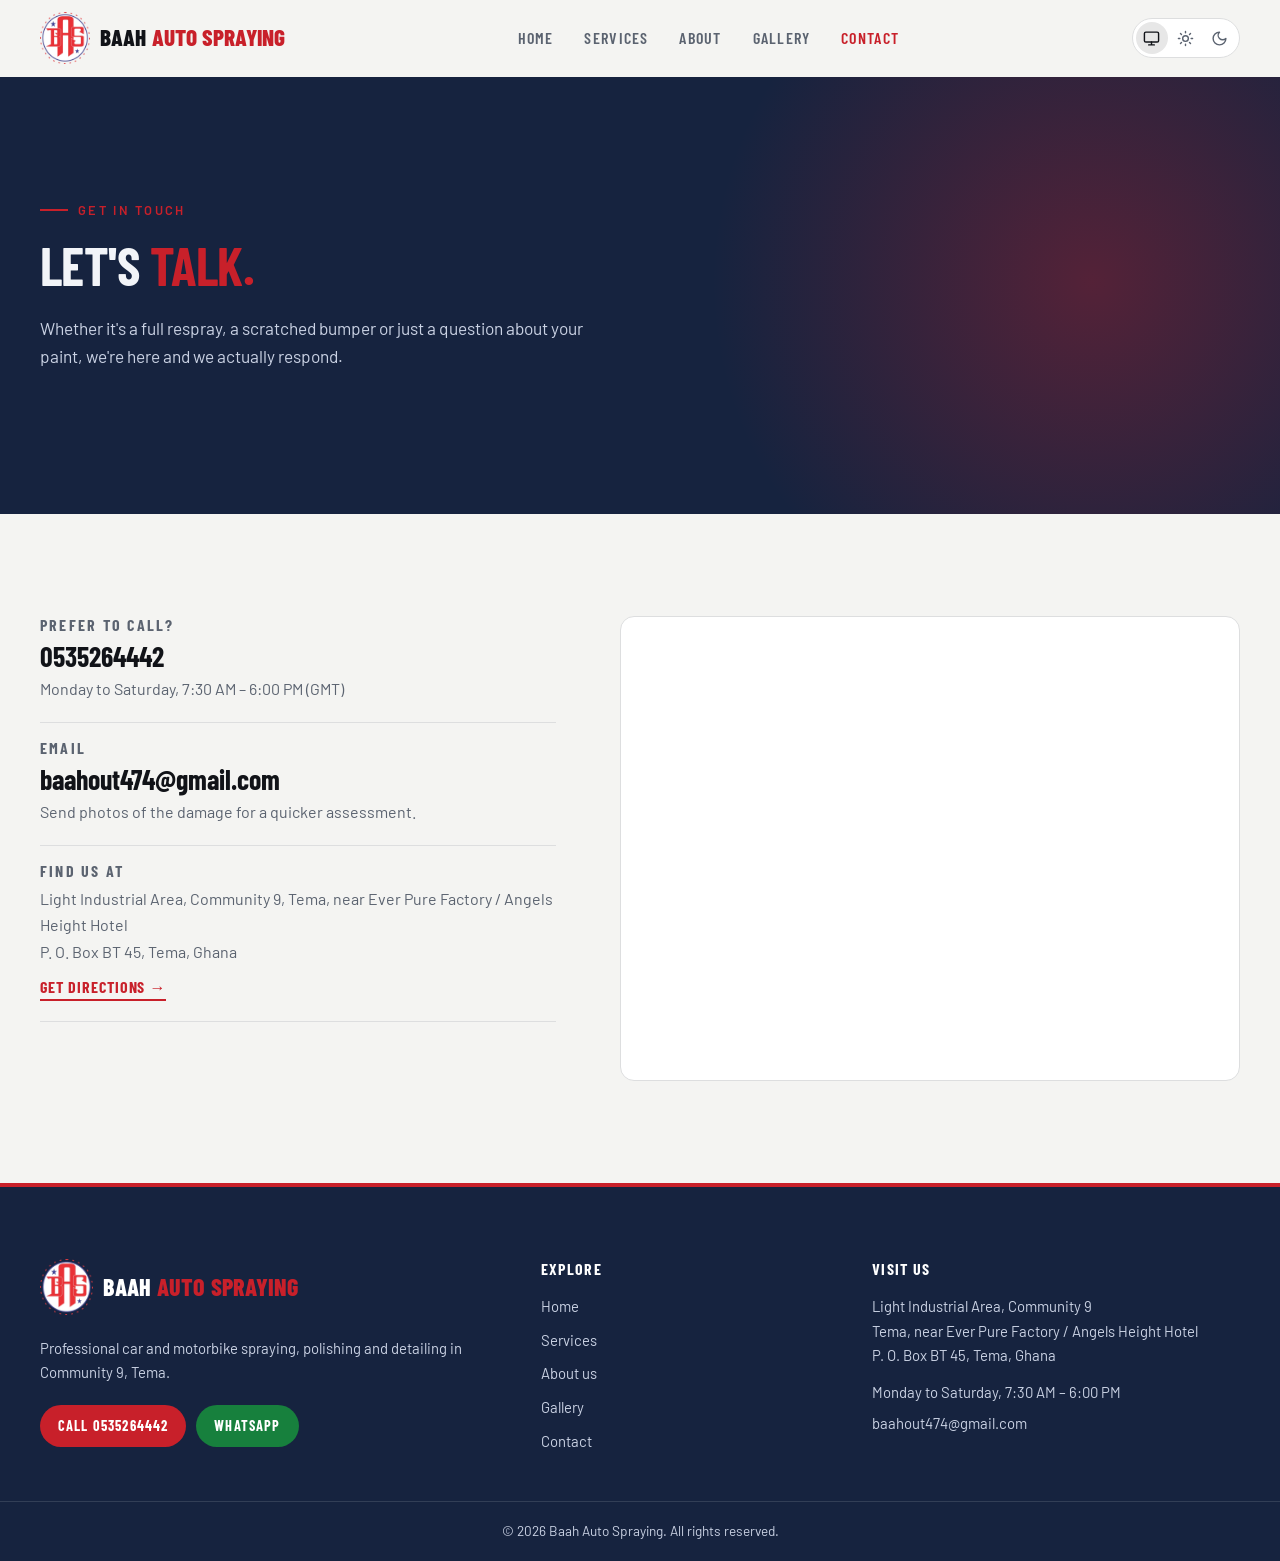
<file: templates/pages/contact.html>
<!DOCTYPE html>
<html lang="en">
<head>
  <meta charset="UTF-8">
  <meta name="viewport" content="width=device-width, initial-scale=1, viewport-fit=cover">
  <title>Contact | Baah Auto Spraying, Tema</title>
  <meta name="description" content="Call, WhatsApp or visit Baah Auto Spraying in the Light Industrial Area, Community 9, Tema.">

  <!-- Fonts -->
  <link rel="preload" href="../../assets/fonts/barlow-400-latin.woff2" as="font" type="font/woff2" crossorigin>
  <link rel="preload" href="../../assets/fonts/barlow-condensed-700-latin.woff2" as="font" type="font/woff2" crossorigin>
  <link rel="stylesheet" href="../../assets/css/fonts.css">

  <!-- Styles -->
  <link rel="stylesheet" href="../../assets/css/main.css">
  <link rel="icon" type="image/png" sizes="64x64" href="../../assets/images/favicon.png">
  <link rel="apple-touch-icon" href="../../assets/images/apple-touch-icon.png">
  <script src="../../assets/js/theme.js"></script>
</head>
<body>

  <!-- ===== Header ===== -->
  <header>
    <div class="wrap bar">
      <a class="brand" href="/" aria-label="Baah Auto Spraying, home"><img src="../../assets/images/logo.webp" width="244" height="256" alt=""><span>Baah <b>Auto Spraying</b></span></a>
      <nav id="nav">
        <a href="/">Home</a>
        <a href="/services">Services</a>
        <a href="/about">About</a>
        <a href="/gallery">Gallery</a>
        <a href="/contact" aria-current="page">Contact</a>
      </nav>
      <div class="tools">
        <div class="theme-switch" id="themeToggle" role="radiogroup" aria-label="Colour theme">
          <button type="button" role="radio" data-mode="system" aria-label="System theme" title="System">
            <svg viewBox="0 0 24 24" aria-hidden="true"><rect x="2" y="3" width="20" height="14" rx="2"/><path d="M8 21h8M12 17v4"/></svg>
          </button>
          <button type="button" role="radio" data-mode="light" aria-label="Light theme" title="Light">
            <svg viewBox="0 0 24 24" aria-hidden="true"><circle cx="12" cy="12" r="4"/><path d="M12 2v2M12 20v2M4.93 4.93l1.41 1.41M17.66 17.66l1.41 1.41M2 12h2M20 12h2M6.34 17.66l-1.41 1.41M19.07 4.93l-1.41 1.41"/></svg>
          </button>
          <button type="button" role="radio" data-mode="dark" aria-label="Dark theme" title="Dark">
            <svg viewBox="0 0 24 24" aria-hidden="true"><path d="M12 3a6 6 0 0 0 9 9 9 9 0 1 1-9-9Z"/></svg>
          </button>
        </div>
        <button class="ghost menu" id="menuBtn" aria-label="Open menu">Menu</button>
      </div>
    </div>
  </header>

  <main>

    <!-- ===== Hero ===== -->
    <div class="page-hero dark">
      <div class="wrap reveal">
        <p class="eyebrow">Get in touch</p>
        <h1>Let's <span>talk.</span></h1>
        <p class="lead">Whether it's a full respray, a scratched bumper or just a question about your paint, we're here and we actually respond.</p>
      </div>
    </div>

    <section id="contact">
      <div class="wrap contact-grid">

        <!-- Details -->
        <aside class="contact-side reveal">
          <div class="side-block">
            <h3>Prefer to call?</h3>
            <a class="big-link" href="tel:+233535264442">0535264442</a>
            <p>Monday to Saturday, 7:30 AM – 6:00 PM (GMT)</p>
          </div>
          <div class="side-block">
            <h3>Email</h3>
            <a class="big-link" href="mailto:baahout474@gmail.com">baahout474@gmail.com</a>
            <p>Send photos of the damage for a quicker assessment.</p>
          </div>
          <div class="side-block">
            <h3>Find us at</h3>
            <p>Light Industrial Area, Community 9, Tema, near Ever Pure Factory / Angels Height Hotel<br>P. O. Box BT 45, Tema, Ghana</p>
            <a class="arrow-link" href="https://www.google.com/maps/search/?api=1&amp;query=Light+Industrial+Area+Community+9+Tema+Ghana" target="_blank" rel="noopener">Get directions →</a>
          </div>
        </aside>

        <div class="map reveal">
          <iframe src="https://www.google.com/maps?q=Light+Industrial+Area+Community+9+Tema+Ghana&amp;output=embed" title="Map of the Light Industrial Area, Community 9, Tema" loading="lazy" referrerpolicy="no-referrer-when-downgrade"></iframe>
        </div>
      </div>
   
    </section>
  </main>

  <!-- ===== Footer ===== -->
  <footer class="site-footer">
    <div class="wrap footer-grid">
      <div class="footer-brand">
        <a class="footer-logo" href="/"><img src="../../assets/images/logo.webp" width="244" height="256" alt="" loading="lazy"><span>Baah <b>Auto Spraying</b></span></a>
        <p>Professional car and motorbike spraying, polishing and detailing in Community 9, Tema.</p>
        <div class="footer-cta">
          <a class="btn" href="tel:+233535264442">Call 0535264442</a>
          <a class="btn wa" href="https://wa.me/233535264442" target="_blank" rel="noopener">WhatsApp</a>
        </div>
      </div>

      <div class="footer-col">
        <h4>Explore</h4>
        <ul>
          <li><a href="/">Home</a></li>
          <li><a href="/services">Services</a></li>
          <li><a href="/about">About us</a></li>
          <li><a href="/gallery">Gallery</a></li>
          <li><a href="/contact">Contact</a></li>
        </ul>
      </div>

      <div class="footer-col">
        <h4>Visit us</h4>
        <address>
          Light Industrial Area, Community 9<br>
          Tema, near Ever Pure Factory / Angels Height Hotel<br>
          P. O. Box BT 45, Tema, Ghana
        </address>
        <p>Monday to Saturday, 7:30 AM – 6:00 PM</p>
        <p><a href="mailto:baahout474@gmail.com">baahout474@gmail.com</a></p>
      </div>
    </div>

    <div class="footer-bottom">
      <div class="wrap">
        <p>&copy; <span id="yr"></span> Baah Auto Spraying. All rights reserved.</p>
      </div>
    </div>
  </footer>

  <!-- Scripts -->
  <script src="../../assets/js/main.js"></script>
</body>
</html>
</file>
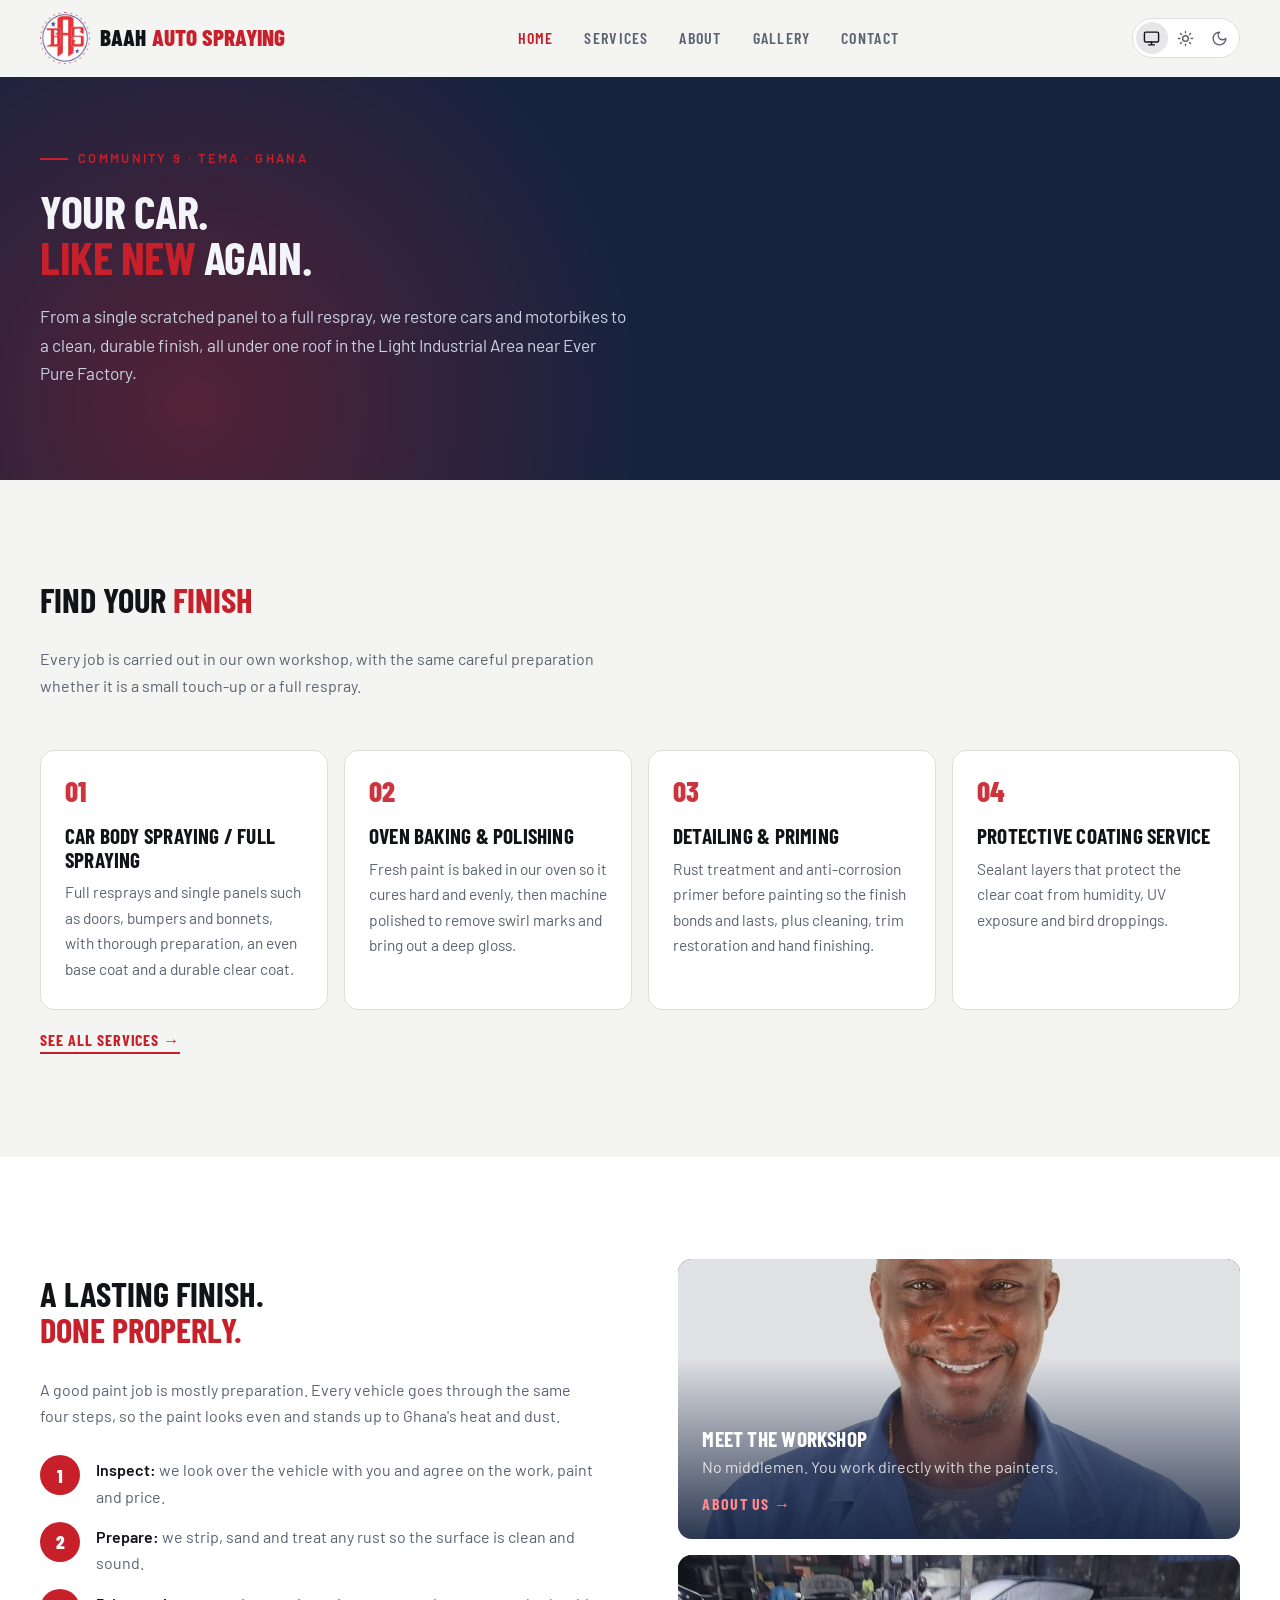
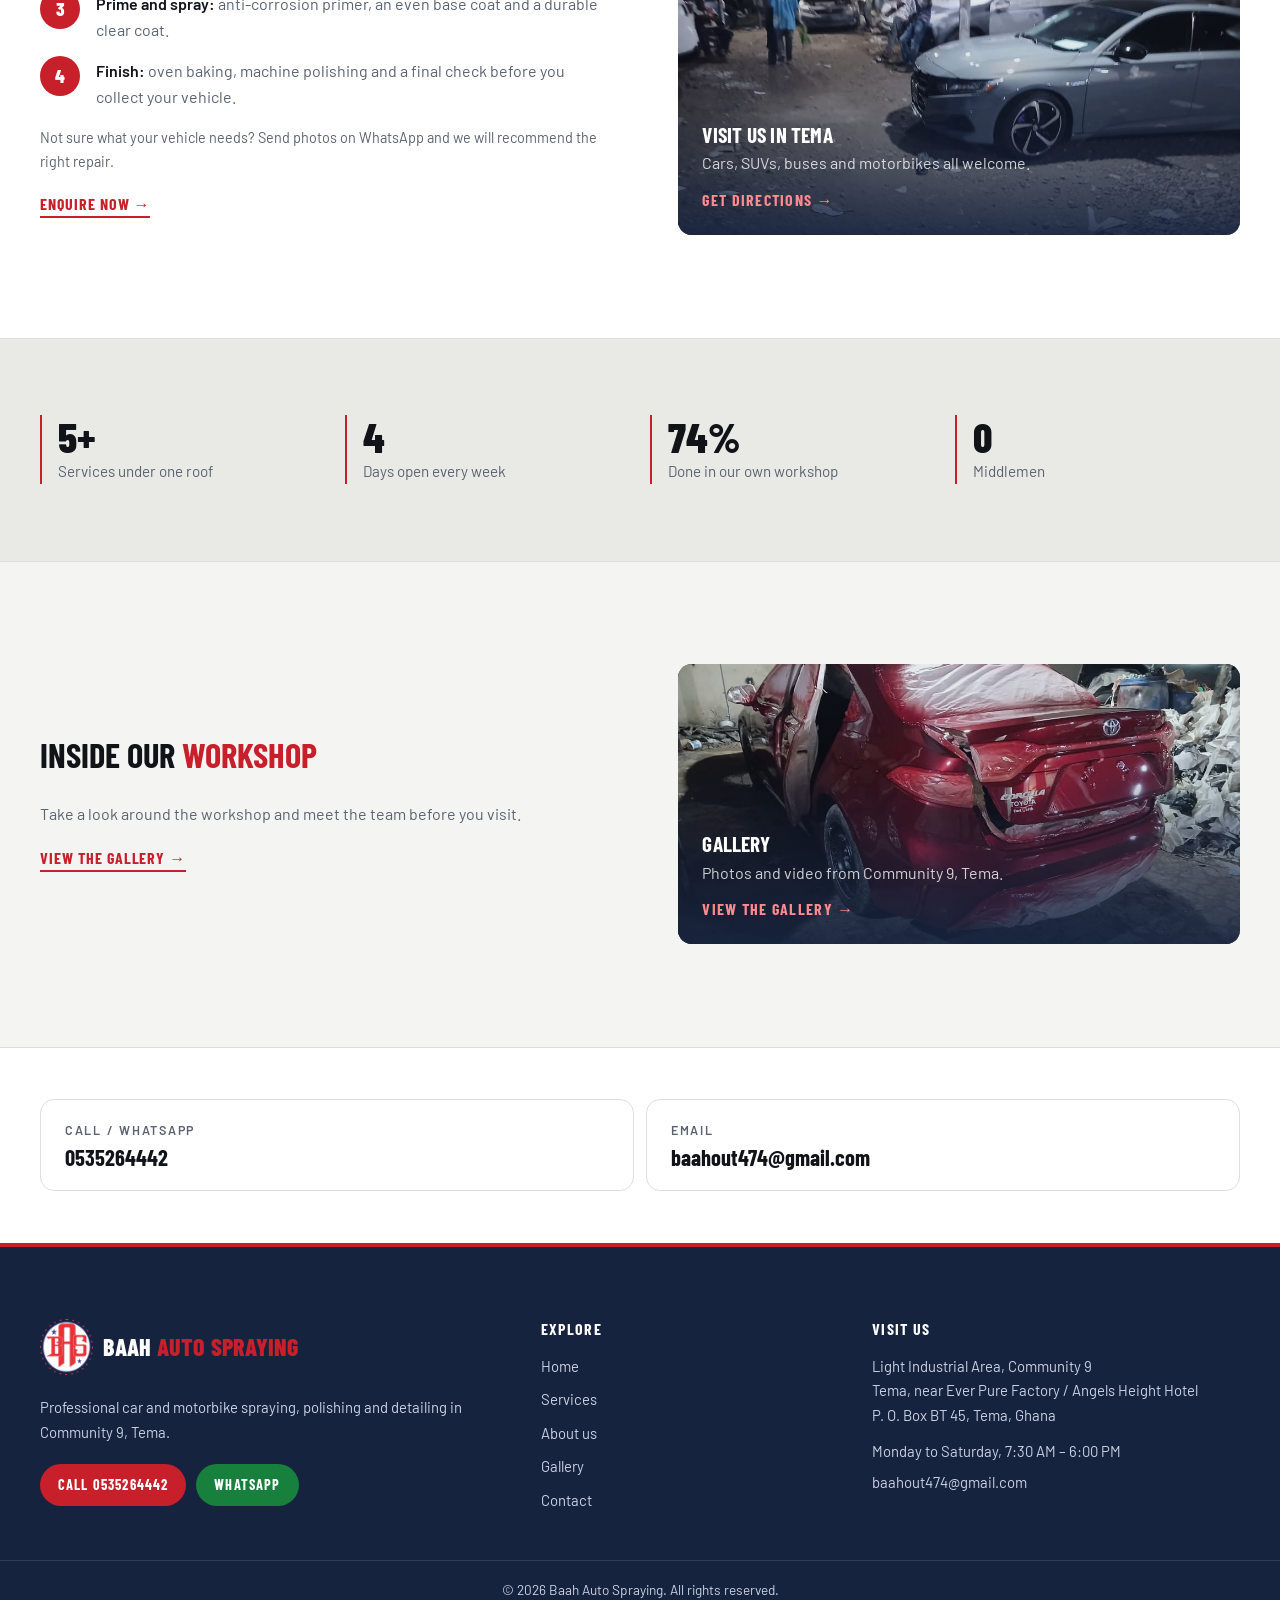
<file: templates/pages/home.html>
<!DOCTYPE html>
<html lang="en">
<head>
  <meta charset="UTF-8">
  <meta name="viewport" content="width=device-width, initial-scale=1, viewport-fit=cover">
  <title>Baah Auto Spraying | Car Spraying and Finishing in Tema</title>
  <meta name="description" content="Car body spraying, oven baking and polishing, detailing, priming, protective coating, scratch and dent works and motorbike spraying in the Light Industrial Area, Community 9, Tema.">

  <!-- Fonts -->
  <link rel="preload" href="../../assets/fonts/barlow-400-latin.woff2" as="font" type="font/woff2" crossorigin>
  <link rel="preload" href="../../assets/fonts/barlow-condensed-700-latin.woff2" as="font" type="font/woff2" crossorigin>
  <link rel="stylesheet" href="../../assets/css/fonts.css">

  <!-- Styles -->
  <link rel="stylesheet" href="../../assets/css/main.css"> 
  <link rel="apple-touch-icon" href="../../assets/images/apple-touch-icon.png">
  <script src="../../assets/js/theme.js"></script>
</head>
<body>

  <!-- ===== Header ===== -->
  <header>
    <div class="wrap bar">
      <a class="brand" href="/" aria-label="Baah Auto Spraying, home"><img src="../../assets/images/logo.webp" width="244" height="256" alt=""><span>Baah <b>Auto Spraying</b></span></a>
      <nav id="nav">
        <a href="/" aria-current="page">Home</a>
        <a href="/services">Services</a>
        <a href="/about">About</a>
        <a href="/gallery">Gallery</a>
        <a href="/contact">Contact</a>
      </nav>
      <div class="tools">
        <div class="theme-switch" id="themeToggle" role="radiogroup" aria-label="Colour theme">
          <button type="button" role="radio" data-mode="system" aria-label="System theme" title="System">
            <svg viewBox="0 0 24 24" aria-hidden="true"><rect x="2" y="3" width="20" height="14" rx="2"/><path d="M8 21h8M12 17v4"/></svg>
          </button>
          <button type="button" role="radio" data-mode="light" aria-label="Light theme" title="Light">
            <svg viewBox="0 0 24 24" aria-hidden="true"><circle cx="12" cy="12" r="4"/><path d="M12 2v2M12 20v2M4.93 4.93l1.41 1.41M17.66 17.66l1.41 1.41M2 12h2M20 12h2M6.34 17.66l-1.41 1.41M19.07 4.93l-1.41 1.41"/></svg>
          </button>
          <button type="button" role="radio" data-mode="dark" aria-label="Dark theme" title="Dark">
            <svg viewBox="0 0 24 24" aria-hidden="true"><path d="M12 3a6 6 0 0 0 9 9 9 9 0 1 1-9-9Z"/></svg>
          </button>
        </div>
        <button class="ghost menu" id="menuBtn" aria-label="Open menu">Menu</button>
      </div>
    </div>
  </header>

  <main>

    <!-- ===== Hero ===== -->
    <div class="hero dark" id="top">
      <div class="wrap">
        <div class="hero-copy reveal">
          <p class="eyebrow">Community 9 · Tema · Ghana</p>
          <h1>Your car.<br><span>Like new</span> again.</h1>
          <p class="lead">From a single scratched panel to a full respray, we restore cars and motorbikes to a clean, durable finish, all under one roof in the Light Industrial Area near Ever Pure Factory.</p>
        </div>
      </div>
    </div>

    <!-- ===== Services preview ===== -->
    <section>
      <div class="wrap">
        <div class="section-head reveal">
          <h2>Find your <span>finish</span></h2>
          <p class="prose">Every job is carried out in our own workshop, with the same careful preparation whether it is a small touch-up or a full respray.</p>
        </div>
        <div class="cards">
          <article class="reveal"><span class="num">01</span><h3>Car body spraying / full spraying</h3><p>Full resprays and single panels such as doors, bumpers and bonnets, with thorough preparation, an even base coat and a durable clear coat.</p></article>
          <article class="reveal"><span class="num">02</span><h3>Oven baking &amp; polishing</h3><p>Fresh paint is baked in our oven so it cures hard and evenly, then machine polished to remove swirl marks and bring out a deep gloss.</p></article>
          <article class="reveal"><span class="num">03</span><h3>Detailing &amp; priming</h3><p>Rust treatment and anti-corrosion primer before painting so the finish bonds and lasts, plus cleaning, trim restoration and hand finishing.</p></article>
          <article class="reveal"><span class="num">04</span><h3>Protective coating service</h3><p>Sealant layers that protect the clear coat from humidity, UV exposure and bird droppings.</p></article>
        </div>
        <a class="arrow-link" href="/services">See all services →</a>
      </div>
    </section>

    <!-- ===== Process ===== -->
    <section class="tint">
      <div class="wrap split-even">
        <div class="reveal">
          <h2>A lasting finish.<br><span>Done properly.</span></h2>
          <p class="prose">A good paint job is mostly preparation. Every vehicle goes through the same four steps, so the paint looks even and stands up to Ghana's heat and dust.</p>
          <ol class="steps">
            <li><b>Inspect:</b> we look over the vehicle with you and agree on the work, paint and price.</li>
            <li><b>Prepare:</b> we strip, sand and treat any rust so the surface is clean and sound.</li>
            <li><b>Prime and spray:</b> anti-corrosion primer, an even base coat and a durable clear coat.</li>
            <li><b>Finish:</b> oven baking, machine polishing and a final check before you collect your vehicle.</li>
          </ol>
          <p class="note">Not sure what your vehicle needs? Send photos on WhatsApp and we will recommend the right repair.</p>
          <a class="arrow-link" href="/contact">Enquire now →</a>
        </div>
        <div class="feature-stack reveal">
          <a class="feature" href="/about">
            <img src="../../assets/images/mr-baah.webp" width="915" height="1280" alt="Mr. Mark Kwesi Baah, founder of Baah Auto Spraying" loading="lazy">
            <div>
              <h3>Meet the workshop</h3>
              <p>No middlemen. You work directly with the painters.</p>
              <span>About us →</span>
            </div>
          </a>
          <a class="feature" href="/contact">
            <img src="../../assets/gallery/photo-10.jpg" width="768" height="1024" alt="Cars parked at the Baah Auto Spraying workshop" loading="lazy">
            <div>
              <h3>Visit us in Tema</h3>
              <p>Cars, SUVs, buses and motorbikes all welcome.</p>
              <span>Get directions →</span>
            </div>
          </a>
        </div>
      </div>
    </section>

    <!-- ===== Numbers ===== -->
    <div class="stats">
      <div class="wrap">
        <div><b data-count="7" data-suffix="+">7+</b><span>Services under one roof</span></div>
        <div><b data-count="6">6</b><span>Days open every week</span></div>
        <div><b data-count="100" data-suffix="%">100%</b><span>Done in our own workshop</span></div>
        <div><b data-count="0">0</b><span>Middlemen</span></div>
      </div>
    </div>

    <!-- ===== Gallery preview ===== -->
    <section>
      <div class="wrap split-even">
        <div class="reveal">
          <h2>Inside our <span>workshop</span></h2>
          <p class="prose">Take a look around the workshop and meet the team before you visit.</p>
          <a class="arrow-link" href="/gallery">View the gallery →</a>
        </div>
        <a class="feature reveal" href="/gallery">
          <img src="../../assets/gallery/photo-04.jpg" width="768" height="1024" alt="Entrance to the Baah Auto Spraying workshop" loading="lazy">
          <div>
            <h3>Gallery</h3>
            <p>Photos and video from Community 9, Tema.</p>
            <span>View the gallery →</span>
          </div>
        </a>
      </div>
    </section>

    <!-- ===== Info strip ===== -->
    <section class="info-strip tint">
      <div class="wrap">
        <a href="tel:+233535264442"><span>Call / WhatsApp</span><b>0535264442</b></a>
        <a href="mailto:baahout474@gmail.com"><span>Email</span><b>baahout474@gmail.com</b></a>
      </div>
    </section>
  </main>

  <!-- ===== Footer ===== -->
  <footer class="site-footer">
    <div class="wrap footer-grid">
      <div class="footer-brand">
        <a class="footer-logo" href="/"><img src="../../assets/images/logo.webp" width="244" height="256" alt="" loading="lazy"><span>Baah <b>Auto Spraying</b></span></a>
        <p>Professional car and motorbike spraying, polishing and detailing in Community 9, Tema.</p>
        <div class="footer-cta">
          <a class="btn" href="tel:+233535264442">Call 0535264442</a>
          <a class="btn wa" href="https://wa.me/233535264442" target="_blank" rel="noopener">WhatsApp</a>
        </div>
      </div>

      <div class="footer-col">
        <h4>Explore</h4>
        <ul>
          <li><a href="/">Home</a></li>
          <li><a href="/services">Services</a></li>
          <li><a href="/about">About us</a></li>
          <li><a href="/gallery">Gallery</a></li>
          <li><a href="/contact">Contact</a></li>
        </ul>
      </div>

      <div class="footer-col">
        <h4>Visit us</h4>
        <address>
          Light Industrial Area, Community 9<br>
          Tema, near Ever Pure Factory / Angels Height Hotel<br>
          P. O. Box BT 45, Tema, Ghana
        </address>
        <p>Monday to Saturday, 7:30 AM – 6:00 PM</p>
        <p><a href="mailto:baahout474@gmail.com">baahout474@gmail.com</a></p>
      </div>
    </div>

    <div class="footer-bottom">
      <div class="wrap">
        <p>&copy; <span id="yr"></span> Baah Auto Spraying. All rights reserved.</p>
      </div>
    </div>
  </footer>

  <!-- Scripts -->
  <script src="../../assets/js/main.js"></script>
</body>
</html>
</file>
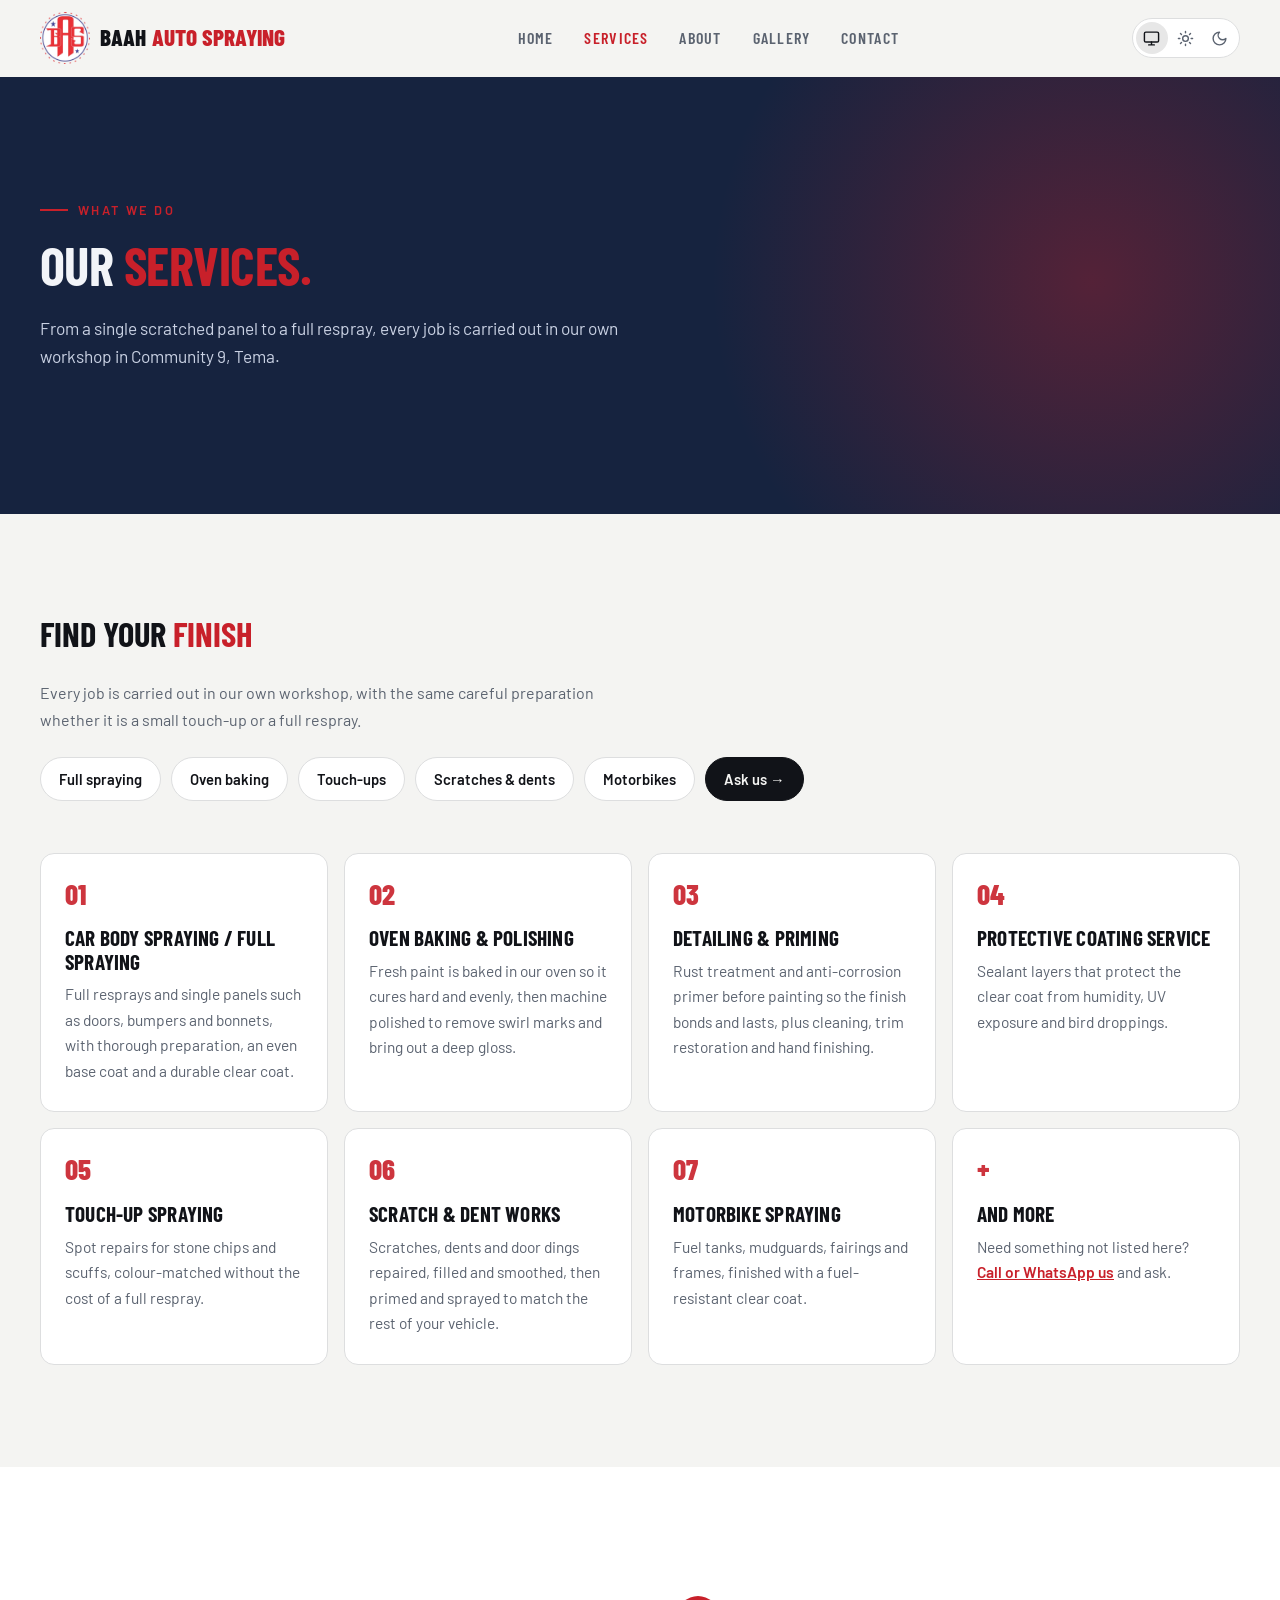
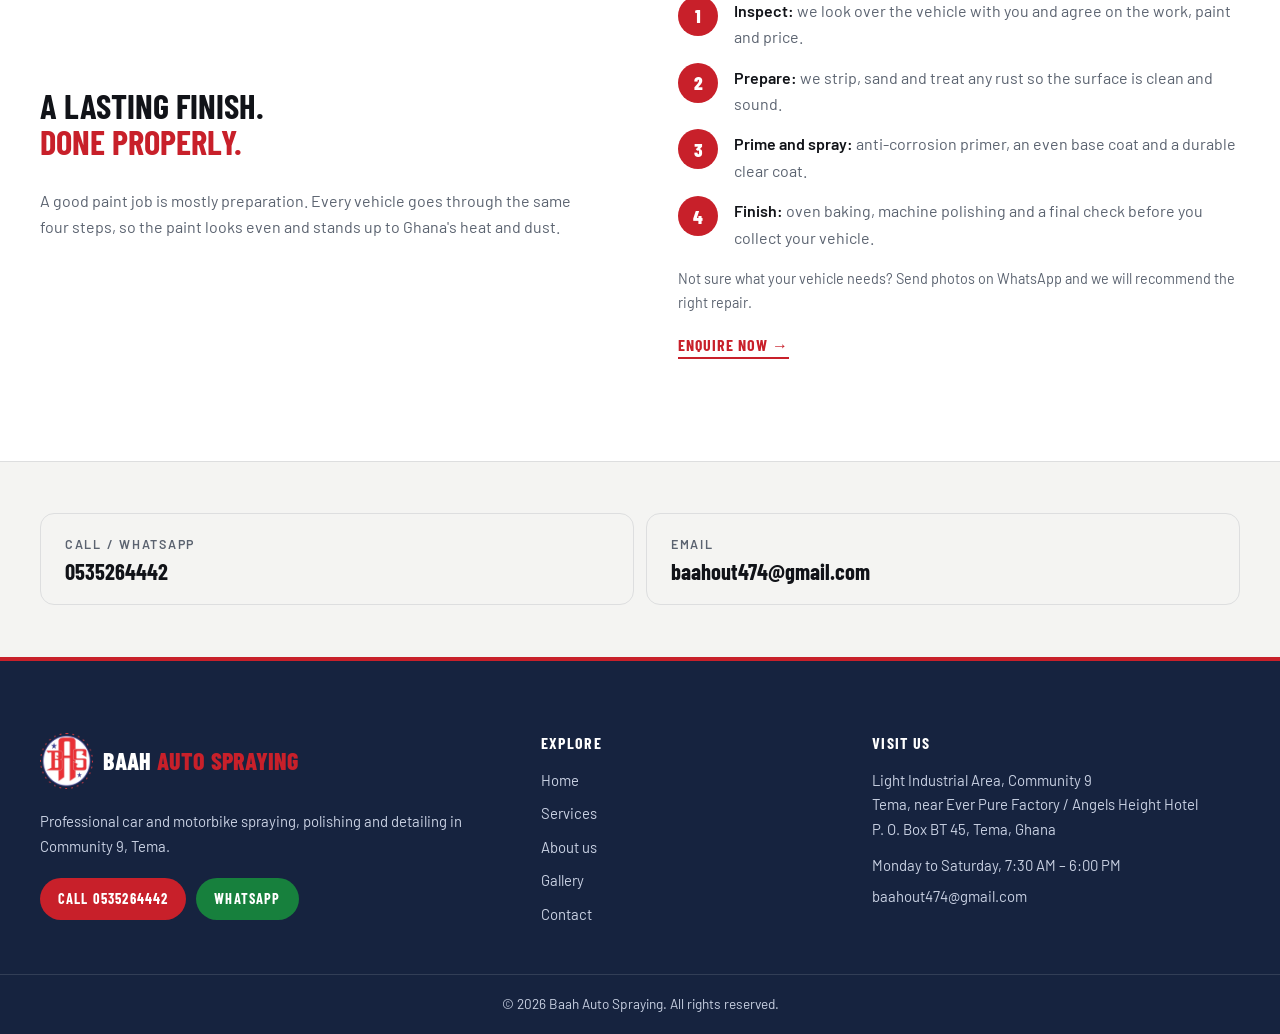
<file: templates/pages/services.html>
<!DOCTYPE html>
<html lang="en">
<head>
  <meta charset="UTF-8">
  <meta name="viewport" content="width=device-width, initial-scale=1, viewport-fit=cover">
  <title>Services | Baah Auto Spraying, Tema</title>
  <meta name="description" content="Car body spraying, oven baking and polishing, detailing and priming, protective coating, touch-up spraying, scratch and dent works and motorbike spraying in Community 9, Tema.">

  <!-- Fonts -->
  <link rel="preload" href="../../assets/fonts/barlow-400-latin.woff2" as="font" type="font/woff2" crossorigin>
  <link rel="preload" href="../../assets/fonts/barlow-condensed-700-latin.woff2" as="font" type="font/woff2" crossorigin>
  <link rel="stylesheet" href="../../assets/css/fonts.css">

  <!-- Styles -->
  <link rel="stylesheet" href="../../assets/css/main.css">
  <link rel="icon" type="image/png" sizes="64x64" href="../../assets/images/favicon.png">
  <link rel="apple-touch-icon" href="../../assets/images/apple-touch-icon.png">
  <script src="../../assets/js/theme.js"></script>
</head>
<body>

  <!-- ===== Header ===== -->
  <header>
    <div class="wrap bar">
      <a class="brand" href="/" aria-label="Baah Auto Spraying, home"><img src="../../assets/images/logo.webp" width="244" height="256" alt=""><span>Baah <b>Auto Spraying</b></span></a>
      <nav id="nav">
        <a href="/">Home</a>
        <a href="/services" aria-current="page">Services</a>
        <a href="/about">About</a>
        <a href="/gallery">Gallery</a>
        <a href="/contact">Contact</a>
      </nav>
      <div class="tools">
        <div class="theme-switch" id="themeToggle" role="radiogroup" aria-label="Colour theme">
          <button type="button" role="radio" data-mode="system" aria-label="System theme" title="System">
            <svg viewBox="0 0 24 24" aria-hidden="true"><rect x="2" y="3" width="20" height="14" rx="2"/><path d="M8 21h8M12 17v4"/></svg>
          </button>
          <button type="button" role="radio" data-mode="light" aria-label="Light theme" title="Light">
            <svg viewBox="0 0 24 24" aria-hidden="true"><circle cx="12" cy="12" r="4"/><path d="M12 2v2M12 20v2M4.93 4.93l1.41 1.41M17.66 17.66l1.41 1.41M2 12h2M20 12h2M6.34 17.66l-1.41 1.41M19.07 4.93l-1.41 1.41"/></svg>
          </button>
          <button type="button" role="radio" data-mode="dark" aria-label="Dark theme" title="Dark">
            <svg viewBox="0 0 24 24" aria-hidden="true"><path d="M12 3a6 6 0 0 0 9 9 9 9 0 1 1-9-9Z"/></svg>
          </button>
        </div>
        <button class="ghost menu" id="menuBtn" aria-label="Open menu">Menu</button>
      </div>
    </div>
  </header>

  <main>

    <!-- ===== Hero ===== -->
    <div class="page-hero dark">
      <div class="wrap reveal">
        <p class="eyebrow">What we do</p>
        <h1>Our <span>services.</span></h1>
        <p class="lead">From a single scratched panel to a full respray, every job is carried out in our own workshop in Community 9, Tema.</p>
      </div>
    </div>

    <!-- ===== Services ===== -->
    <section id="services">
      <div class="wrap">
        <div class="section-head reveal">
          <h2>Find your <span>finish</span></h2>
          <p class="prose">Every job is carried out in our own workshop, with the same careful preparation whether it is a small touch-up or a full respray.</p>
          <div class="pills">
            <a href="#svc-respray">Full spraying</a>
            <a href="#svc-polish">Oven baking</a>
            <a href="#svc-touch">Touch-ups</a>
            <a href="#svc-dent">Scratches &amp; dents</a>
            <a href="#svc-bike">Motorbikes</a>
            <a href="/contact">Ask us →</a>
          </div>
        </div>
        <div class="cards">
          <article class="reveal" id="svc-respray"><span class="num">01</span><h3>Car body spraying / full spraying</h3><p>Full resprays and single panels such as doors, bumpers and bonnets, with thorough preparation, an even base coat and a durable clear coat.</p></article>
          <article class="reveal" id="svc-polish"><span class="num">02</span><h3>Oven baking &amp; polishing</h3><p>Fresh paint is baked in our oven so it cures hard and evenly, then machine polished to remove swirl marks and bring out a deep gloss.</p></article>
          <article class="reveal" id="svc-prime"><span class="num">03</span><h3>Detailing &amp; priming</h3><p>Rust treatment and anti-corrosion primer before painting so the finish bonds and lasts, plus cleaning, trim restoration and hand finishing.</p></article>
          <article class="reveal" id="svc-coat"><span class="num">04</span><h3>Protective coating service</h3><p>Sealant layers that protect the clear coat from humidity, UV exposure and bird droppings.</p></article>
          <article class="reveal" id="svc-touch"><span class="num">05</span><h3>Touch-up spraying</h3><p>Spot repairs for stone chips and scuffs, colour-matched without the cost of a full respray.</p></article>
          <article class="reveal" id="svc-dent"><span class="num">06</span><h3>Scratch &amp; dent works</h3><p>Scratches, dents and door dings repaired, filled and smoothed, then primed and sprayed to match the rest of your vehicle.</p></article>
          <article class="reveal" id="svc-bike"><span class="num">07</span><h3>Motorbike spraying</h3><p>Fuel tanks, mudguards, fairings and frames, finished with a fuel-resistant clear coat.</p></article>
          <article class="reveal card-more"><span class="num">+</span><h3>And more</h3><p>Need something not listed here? <a href="/contact">Call or WhatsApp us</a> and ask.</p></article>
        </div>
      </div>
    </section>

    <!-- ===== Process ===== -->
    <section class="tint">
      <div class="wrap split-even">
        <div class="reveal">
          <h2>A lasting finish.<br><span>Done properly.</span></h2>
          <p class="prose">A good paint job is mostly preparation. Every vehicle goes through the same four steps, so the paint looks even and stands up to Ghana's heat and dust.</p>
        </div>
        <div class="reveal">
          <ol class="steps">
            <li><b>Inspect:</b> we look over the vehicle with you and agree on the work, paint and price.</li>
            <li><b>Prepare:</b> we strip, sand and treat any rust so the surface is clean and sound.</li>
            <li><b>Prime and spray:</b> anti-corrosion primer, an even base coat and a durable clear coat.</li>
            <li><b>Finish:</b> oven baking, machine polishing and a final check before you collect your vehicle.</li>
          </ol>
          <p class="note">Not sure what your vehicle needs? Send photos on WhatsApp and we will recommend the right repair.</p>
          <a class="arrow-link" href="/contact">Enquire now →</a>
        </div>
      </div>
    </section>

    <!-- ===== Info strip ===== -->
    <section class="info-strip">
      <div class="wrap">
        <a href="tel:+233535264442"><span>Call / WhatsApp</span><b>0535264442</b></a>
        <a href="mailto:baahout474@gmail.com"><span>Email</span><b>baahout474@gmail.com</b></a>
      </div>
    </section>
  </main>

  <!-- ===== Footer ===== -->
  <footer class="site-footer">
    <div class="wrap footer-grid">
      <div class="footer-brand">
        <a class="footer-logo" href="/"><img src="../../assets/images/logo.webp" width="244" height="256" alt="" loading="lazy"><span>Baah <b>Auto Spraying</b></span></a>
        <p>Professional car and motorbike spraying, polishing and detailing in Community 9, Tema.</p>
        <div class="footer-cta">
          <a class="btn" href="tel:+233535264442">Call 0535264442</a>
          <a class="btn wa" href="https://wa.me/233535264442" target="_blank" rel="noopener">WhatsApp</a>
        </div>
      </div>

      <div class="footer-col">
        <h4>Explore</h4>
        <ul>
          <li><a href="/">Home</a></li>
          <li><a href="/services">Services</a></li>
          <li><a href="/about">About us</a></li>
          <li><a href="/gallery">Gallery</a></li>
          <li><a href="/contact">Contact</a></li>
        </ul>
      </div>

      <div class="footer-col">
        <h4>Visit us</h4>
        <address>
          Light Industrial Area, Community 9<br>
          Tema, near Ever Pure Factory / Angels Height Hotel<br>
          P. O. Box BT 45, Tema, Ghana
        </address>
        <p>Monday to Saturday, 7:30 AM – 6:00 PM</p>
        <p><a href="mailto:baahout474@gmail.com">baahout474@gmail.com</a></p>
      </div>
    </div>

    <div class="footer-bottom">
      <div class="wrap">
        <p>&copy; <span id="yr"></span> Baah Auto Spraying. All rights reserved.</p>
      </div>
    </div>
  </footer>

  <!-- Scripts -->
  <script src="../../assets/js/main.js"></script>
</body>
</html>
</file>
<file: assets/css/fonts.css>
@font-face {
  font-family: 'Barlow';
  font-style: normal;
  font-weight: 400;
  font-display: swap;
  src: url('../fonts/barlow-400-latin-ext.woff2') format('woff2');
  unicode-range: U+0100-02BA, U+02BD-02C5, U+02C7-02CC, U+02CE-02D7, U+02DD-02FF, U+0304, U+0308, U+0329, U+1D00-1DBF, U+1E00-1E9F, U+1EF2-1EFF, U+2020, U+20A0-20AB, U+20AD-20C4, U+2113, U+2C60-2C7F, U+A720-A7FF;
}

@font-face {
  font-family: 'Barlow';
  font-style: normal;
  font-weight: 400;
  font-display: swap;
  src: url('../fonts/barlow-400-latin.woff2') format('woff2');
  unicode-range: U+0000-00FF, U+0131, U+0152-0153, U+02BB-02BC, U+02C6, U+02DA, U+02DC, U+0304, U+0308, U+0329, U+2000-206F, U+20AC, U+2122, U+2191, U+2193, U+2212, U+2215, U+FEFF, U+FFFD;
}

@font-face {
  font-family: 'Barlow';
  font-style: normal;
  font-weight: 500;
  font-display: swap;
  src: url('../fonts/barlow-500-latin-ext.woff2') format('woff2');
  unicode-range: U+0100-02BA, U+02BD-02C5, U+02C7-02CC, U+02CE-02D7, U+02DD-02FF, U+0304, U+0308, U+0329, U+1D00-1DBF, U+1E00-1E9F, U+1EF2-1EFF, U+2020, U+20A0-20AB, U+20AD-20C4, U+2113, U+2C60-2C7F, U+A720-A7FF;
}

@font-face {
  font-family: 'Barlow';
  font-style: normal;
  font-weight: 500;
  font-display: swap;
  src: url('../fonts/barlow-500-latin.woff2') format('woff2');
  unicode-range: U+0000-00FF, U+0131, U+0152-0153, U+02BB-02BC, U+02C6, U+02DA, U+02DC, U+0304, U+0308, U+0329, U+2000-206F, U+20AC, U+2122, U+2191, U+2193, U+2212, U+2215, U+FEFF, U+FFFD;
}

@font-face {
  font-family: 'Barlow';
  font-style: normal;
  font-weight: 600;
  font-display: swap;
  src: url('../fonts/barlow-600-latin-ext.woff2') format('woff2');
  unicode-range: U+0100-02BA, U+02BD-02C5, U+02C7-02CC, U+02CE-02D7, U+02DD-02FF, U+0304, U+0308, U+0329, U+1D00-1DBF, U+1E00-1E9F, U+1EF2-1EFF, U+2020, U+20A0-20AB, U+20AD-20C4, U+2113, U+2C60-2C7F, U+A720-A7FF;
}

@font-face {
  font-family: 'Barlow';
  font-style: normal;
  font-weight: 600;
  font-display: swap;
  src: url('../fonts/barlow-600-latin.woff2') format('woff2');
  unicode-range: U+0000-00FF, U+0131, U+0152-0153, U+02BB-02BC, U+02C6, U+02DA, U+02DC, U+0304, U+0308, U+0329, U+2000-206F, U+20AC, U+2122, U+2191, U+2193, U+2212, U+2215, U+FEFF, U+FFFD;
}

@font-face {
  font-family: 'Barlow Condensed';
  font-style: normal;
  font-weight: 600;
  font-display: swap;
  src: url('../fonts/barlow-condensed-600-latin-ext.woff2') format('woff2');
  unicode-range: U+0100-02BA, U+02BD-02C5, U+02C7-02CC, U+02CE-02D7, U+02DD-02FF, U+0304, U+0308, U+0329, U+1D00-1DBF, U+1E00-1E9F, U+1EF2-1EFF, U+2020, U+20A0-20AB, U+20AD-20C4, U+2113, U+2C60-2C7F, U+A720-A7FF;
}

@font-face {
  font-family: 'Barlow Condensed';
  font-style: normal;
  font-weight: 600;
  font-display: swap;
  src: url('../fonts/barlow-condensed-600-latin.woff2') format('woff2');
  unicode-range: U+0000-00FF, U+0131, U+0152-0153, U+02BB-02BC, U+02C6, U+02DA, U+02DC, U+0304, U+0308, U+0329, U+2000-206F, U+20AC, U+2122, U+2191, U+2193, U+2212, U+2215, U+FEFF, U+FFFD;
}

@font-face {
  font-family: 'Barlow Condensed';
  font-style: normal;
  font-weight: 700;
  font-display: swap;
  src: url('../fonts/barlow-condensed-700-latin-ext.woff2') format('woff2');
  unicode-range: U+0100-02BA, U+02BD-02C5, U+02C7-02CC, U+02CE-02D7, U+02DD-02FF, U+0304, U+0308, U+0329, U+1D00-1DBF, U+1E00-1E9F, U+1EF2-1EFF, U+2020, U+20A0-20AB, U+20AD-20C4, U+2113, U+2C60-2C7F, U+A720-A7FF;
}

@font-face {
  font-family: 'Barlow Condensed';
  font-style: normal;
  font-weight: 700;
  font-display: swap;
  src: url('../fonts/barlow-condensed-700-latin.woff2') format('woff2');
  unicode-range: U+0000-00FF, U+0131, U+0152-0153, U+02BB-02BC, U+02C6, U+02DA, U+02DC, U+0304, U+0308, U+0329, U+2000-206F, U+20AC, U+2122, U+2191, U+2193, U+2212, U+2215, U+FEFF, U+FFFD;
}

@font-face {
  font-family: 'Barlow Condensed';
  font-style: normal;
  font-weight: 800;
  font-display: swap;
  src: url('../fonts/barlow-condensed-800-latin-ext.woff2') format('woff2');
  unicode-range: U+0100-02BA, U+02BD-02C5, U+02C7-02CC, U+02CE-02D7, U+02DD-02FF, U+0304, U+0308, U+0329, U+1D00-1DBF, U+1E00-1E9F, U+1EF2-1EFF, U+2020, U+20A0-20AB, U+20AD-20C4, U+2113, U+2C60-2C7F, U+A720-A7FF;
}

@font-face {
  font-family: 'Barlow Condensed';
  font-style: normal;
  font-weight: 800;
  font-display: swap;
  src: url('../fonts/barlow-condensed-800-latin.woff2') format('woff2');
  unicode-range: U+0000-00FF, U+0131, U+0152-0153, U+02BB-02BC, U+02C6, U+02DA, U+02DC, U+0304, U+0308, U+0329, U+2000-206F, U+20AC, U+2122, U+2191, U+2193, U+2212, U+2215, U+FEFF, U+FFFD;
}
</file>
<file: assets/css/main.css>
/* ==========================================================================
   Baah Auto Spraying — main stylesheet
   Shared by home.html, about.html and contact.html.
   Mobile-first. Breakpoints:
     640px  tablet
     960px  desktop
     1100px wide desktop
   ========================================================================== */

/* ---------- Design tokens ---------- */
:root {
  --bg: #f4f4f2;
  --card: #fff;
  --ink: #111318;
  --muted: #5b6370;
  --line: #dddedf;
  --band: #e9e9e6;
  --red: #c8202a;
  --red-d: #a31921;
  --green: #17803d;

  /* Navy bands (hero, footer) stay navy in both themes */
  --dark: #16233f;
  --dark-ink: #f2f4f8;
  --dark-muted: #c9d1e3;
  --dark-line: rgba(255, 255, 255, .12);

  --head: 'Barlow Condensed', sans-serif;
  --body: 'Barlow', -apple-system, 'Segoe UI', sans-serif;

  --max: 1320px;
  --gutter: clamp(16px, 4vw, 40px);
  --section: clamp(56px, 8vw, 112px);
  --radius: 14px;
}

[data-theme=dark] {
  --bg: #0f1115;
  --card: #171a20;
  --ink: #eceef2;
  --muted: #a1a8b4;
  --line: #2a2f38;
  --band: #1b1f26;
  --red: #e5424c;
  --red-d: #cf2f39;
  --green: #2f9e57;
  --dark: #121d35;
}

/* ---------- Base ---------- */
* {
  box-sizing: border-box;
  margin: 0;
  padding: 0;
}

html {
  scroll-behavior: smooth;
  scroll-padding-top: 64px;  /* keeps section headings clear of the sticky header */
  -webkit-text-size-adjust: 100%;
}

@media (prefers-reduced-motion: reduce) {
  html {
    scroll-behavior: auto;
  }
}

/* ---------- Page transitions ----------
   Moving between pages cross-fades instead of flashing white.
   The header keeps its own name so it stays put while the page changes.
   Browsers only run this on a hosted site (http/https), not from file://. */
@view-transition {
  navigation: auto;
}

header {
  view-transition-name: site-header;
}

::view-transition-old(root),
::view-transition-new(root) {
  animation-duration: .25s;
}

@media (prefers-reduced-motion: reduce) {
  @view-transition {
    navigation: none;
  }
}

body {
  background: var(--bg);
  color: var(--ink);
  font: 16px/1.65 var(--body);
  -webkit-font-smoothing: antialiased;
  overflow-x: hidden;
}

img,
video,
iframe {
  display: block;
  max-width: 100%;
}

img {
  height: auto;
}

a {
  color: inherit;
}

:focus-visible {
  outline: 2px solid var(--red);
  outline-offset: 3px;
}

.wrap {
  width: 100%;
  max-width: var(--max);
  margin: 0 auto;
  padding: 0 var(--gutter);
}

/* ---------- Typography ---------- */
h1,
h2,
h3 {
  font-family: var(--head);
  text-transform: uppercase;
}

h1 {
  font-size: clamp(1.9rem, 1.5rem + 1.8vw, 2.9rem);
  font-weight: 700;
  line-height: 1;
  letter-spacing: -.01em;
  margin-bottom: 22px;
}

h2 {
  font-size: clamp(1.6rem, 1.35rem + 1vw, 2.15rem);
  font-weight: 700;
  line-height: 1.05;
  margin-bottom: clamp(18px, 2.5vw, 28px);
}

/* Oversized headings on the About page */
h2.big {
  font-size: clamp(1.8rem, 1.45rem + 1.4vw, 2.6rem);
  line-height: 1;
}

h1 span,
h2 span {
  color: var(--red);
}

h3 {
  font-size: clamp(1.15rem, 1.05rem + .35vw, 1.35rem);
  font-weight: 700;
  line-height: 1.1;
  letter-spacing: .01em;
}

p + p {
  margin-top: 14px;
}

.prose {
  max-width: 62ch;
  color: var(--muted);
}

.prose strong {
  color: var(--ink);
}

.eyebrow {
  display: inline-flex;
  align-items: center;
  gap: 10px;
  font-size: .8rem;
  font-weight: 600;
  letter-spacing: .18em;
  text-transform: uppercase;
  color: var(--red);
  margin-bottom: 18px;
}

.eyebrow::before {
  content: '';
  width: 28px;
  height: 2px;
  background: currentColor;
}

.lead {
  font-size: clamp(1rem, .97rem + .15vw, 1.08rem);
  max-width: 34em;
  margin-bottom: 28px;
}

.note {
  font-size: .9rem;
  color: var(--muted);
  margin-top: 16px;
  max-width: 40em;
}

.note a {
  color: var(--red);
  text-decoration: none;
}

.note.centered {
  text-align: center;
  margin: clamp(32px, 4vw, 48px) auto 0;
}

/* Text link with an arrow, e.g. "Enquire now →" */
.arrow-link {
  display: inline-block;
  margin-top: 22px;
  font: 700 1rem/1 var(--head);
  text-transform: uppercase;
  letter-spacing: .06em;
  color: var(--red);
  text-decoration: none;
  border-bottom: 2px solid currentColor;
  padding-bottom: 4px;
  transition: letter-spacing .2s;
}

.arrow-link:hover {
  letter-spacing: .1em;
}

/* ---------- Header & navigation ---------- */
header {
  background: color-mix(in srgb, var(--bg) 88%, transparent);
  backdrop-filter: blur(12px);
  -webkit-backdrop-filter: blur(12px);
  border-bottom: 1px solid transparent;
  position: sticky;
  top: 0;
  z-index: 50;
  transition: border-color .2s, box-shadow .2s;
}

header.scrolled {
  border-bottom-color: var(--line);
  box-shadow: 0 8px 24px rgba(0, 0, 0, .06);
}

.bar {
  display: flex;
  align-items: center;
  justify-content: space-between;
  height: 64px;
  gap: 12px;
}

.brand {
  font: 800 clamp(1.2rem, 1rem + .6vw, 1.45rem)/1 var(--head);
  text-transform: uppercase;
  text-decoration: none;
  letter-spacing: .01em;
  white-space: nowrap;
}

.brand b {
  color: var(--red);
  font-weight: 800;
}

.brand,
.footer-logo {
  display: inline-flex;
  align-items: center;
  gap: 10px;
}

/* The logo is the site title in the header */
.brand img {
  display: block;
  width: auto;
  height: 42px;
  transition: transform .2s;
}

/* Phone: name stacked beside the logo so it fits next to the tools */
.brand {
  gap: 8px;
}

.brand span {
  display: grid;
  line-height: .95;
}

.brand span b {
  font-size: .56em;
  letter-spacing: .03em;
}

.brand:hover img {
  transform: scale(1.04);
}

/* Phone and tablet: nav is a dropdown opened by the Menu button */
nav {
  display: none;
}

nav.open {
  display: flex;
  flex-direction: column;
  position: absolute;
  top: 100%;
  left: 0;
  right: 0;
  background: var(--card);
  padding: 4px var(--gutter) 12px;
  border-bottom: 1px solid var(--line);
  box-shadow: 0 16px 32px rgba(0, 0, 0, .12);
}

nav a {
  text-decoration: none;
  color: var(--muted);
  font: 600 1rem/1 var(--head);
  text-transform: uppercase;
  letter-spacing: .08em;
}

nav.open a {
  padding: 16px 0;
  font-size: 1.15rem;
  border-bottom: 1px solid var(--line);
}

nav.open a:last-child {
  border-bottom: 0;
}

nav a:hover {
  color: var(--ink);
}

nav a[aria-current] {
  color: var(--red);
}

.tools {
  display: flex;
  gap: 8px;
  align-items: center;
}

.menu {
  display: inline-flex;
}

/* ---------- Theme switch (system / light / dark) ---------- */
.theme-switch {
  display: inline-flex;
  gap: 2px;
  padding: 3px;
  background: var(--card);
  border: 1px solid var(--line);
  border-radius: 999px;
}

.theme-switch button {
  display: grid;
  place-items: center;
  width: 32px;
  height: 32px;
  background: none;
  border: 0;
  border-radius: 999px;
  color: var(--muted);
  cursor: pointer;
  transition: background .2s, color .2s;
}

.theme-switch button:hover {
  color: var(--ink);
}

.theme-switch button[aria-checked=true] {
  background: color-mix(in srgb, var(--ink) 10%, transparent);
  color: var(--ink);
}

.theme-switch button:focus-visible {
  outline: 2px solid var(--red);
  outline-offset: 1px;
}

.theme-switch svg {
  width: 17px;
  height: 17px;
  fill: none;
  stroke: currentColor;
  stroke-width: 2;
  stroke-linecap: round;
  stroke-linejoin: round;
}

/* ---------- Buttons ---------- */
.ghost {
  display: inline-flex;
  align-items: center;
  min-height: 40px;
  background: none;
  border: 1px solid var(--line);
  color: var(--muted);
  font: 500 .9rem var(--body);
  padding: 0 14px;
  border-radius: 999px;
  cursor: pointer;
}

.ghost:hover {
  color: var(--ink);
  border-color: var(--ink);
}

.btn {
  display: inline-flex;
  align-items: center;
  justify-content: center;
  min-height: 48px;
  background: var(--red);
  color: #fff;
  text-decoration: none;
  font: 700 1rem/1 var(--head);
  text-transform: uppercase;
  letter-spacing: .08em;
  padding: 0 26px;
  border: 0;
  border-radius: 999px;
  text-align: center;
  cursor: pointer;
  transition: background .2s, transform .2s;
}

.btn:hover {
  background: var(--red-d);
  transform: translateY(-1px);
}

.btn.line {
  background: none;
  color: var(--ink);
  border: 1px solid var(--line);
}

.btn.line:hover {
  border-color: var(--ink);
}

.btn.wa {
  background: var(--green);
}

.btn.wa:hover {
  filter: brightness(.92);
}

.row {
  display: flex;
  flex-wrap: wrap;
  gap: 12px;
}

.row.spaced-top {
  margin-top: 28px;
}

/* Phones: buttons in a row share the full width */
.row .btn {
  flex: 1 1 auto;
}

/* ---------- Dark bands ---------- */
.dark {
  background: var(--dark);
  color: var(--dark-ink);
}

.dark .lead,
.dark .prose {
  color: var(--dark-muted);
}

/* ---------- Home hero ---------- */
.hero {
  position: relative;
  overflow: hidden;
  padding: clamp(32px, 5vw, 64px) 0;
}

/* Soft red glow behind the headline */
.hero::before {
  content: '';
  position: absolute;
  width: 70vw;
  max-width: 900px;
  aspect-ratio: 1;
  left: -20vw;
  top: -30%;
  background: radial-gradient(closest-side, rgba(200, 32, 42, .35), transparent);
  pointer-events: none;
}

.hero .wrap {
  position: relative;
  display: grid;
  gap: 40px;
  align-items: center;
}

.hero-photo {
  position: relative;
}

.hero-photo img {
  width: 100%;
  aspect-ratio: 4/3;
  max-height: 360px;
  object-fit: cover;
  object-position: 50% 45%;
  border-radius: var(--radius);
}

/* Signboard version: show the whole wide banner, never crop it */
.hero-photo.hero-banner img {
  aspect-ratio: auto;
  max-height: none;
  height: auto;
  object-fit: contain;
  background: #fff;
}

.hero-photo figcaption {
  position: absolute;
  left: 14px;
  bottom: 14px;
  background: rgba(22, 35, 63, .78);
  backdrop-filter: blur(6px);
  color: #fff;
  font-size: .82rem;
  padding: 8px 14px;
  border-radius: 999px;
}

/* ---------- Sections ---------- */
section {
  padding: var(--section) 0;
}

.tint {
  background: var(--card);
}

.section-head {
  margin-bottom: clamp(32px, 4vw, 56px);
}

/* Pill links under a section heading */
.pills {
  display: flex;
  flex-wrap: wrap;
  gap: 10px;
  margin-top: 24px;
}

.pills a {
  text-decoration: none;
  font-weight: 600;
  font-size: .92rem;
  padding: 9px 18px;
  border: 1px solid var(--line);
  border-radius: 999px;
  background: var(--card);
  transition: border-color .2s, color .2s, background .2s;
}

.pills a:hover {
  border-color: var(--red);
  color: var(--red);
}

.pills a:last-child {
  background: var(--ink);
  border-color: var(--ink);
  color: var(--bg);
}

/* Services */
.cards {
  display: grid;
  gap: 16px;
}

.cards article {
  position: relative;
  background: var(--card);
  border: 1px solid var(--line);
  border-radius: var(--radius);
  padding: 26px 24px 28px;
  overflow: hidden;
  transition: border-color .25s, transform .25s, box-shadow .25s;
}

.cards article::after {
  content: '';
  position: absolute;
  left: 0;
  right: 0;
  bottom: 0;
  height: 3px;
  background: var(--red);
  transform: scaleX(0);
  transform-origin: left;
  transition: transform .3s;
}

.cards article:hover {
  transform: translateY(-4px);
  box-shadow: 0 18px 40px rgba(0, 0, 0, .08);
}

.cards article:hover::after {
  transform: scaleX(1);
}

.cards .num {
  display: block;
  font: 800 1.8rem/1 var(--head);
  color: var(--red);
  opacity: .9;
  margin-bottom: 18px;
}

/* Closing "And more" card on the services page */
.cards .card-more p a {
  color: var(--red);
  font-weight: 600;
}

.cards p {
  color: var(--muted);
  font-size: .97rem;
  margin-top: 8px;
}

/* Process + feature cards */
.split-even {
  display: grid;
  gap: 40px;
  align-items: center;
}

.steps {
  list-style: none;
  counter-reset: step;
  margin-top: 28px;
  display: grid;
  gap: 14px;
}

.steps li {
  counter-increment: step;
  position: relative;
  padding-left: 56px;
  color: var(--muted);
  min-height: 40px;
}

.steps li::before {
  content: counter(step);
  position: absolute;
  left: 0;
  top: -2px;
  width: 40px;
  height: 40px;
  display: grid;
  place-items: center;
  border-radius: 50%;
  background: var(--red);
  color: #fff;
  font: 800 1.2rem/1 var(--head);
}

.steps b {
  color: var(--ink);
}

.feature-stack {
  display: grid;
  gap: 16px;
}

.feature {
  position: relative;
  display: block;
  min-height: 280px;
  border-radius: var(--radius);
  overflow: hidden;
  color: #fff;
  text-decoration: none;
  background: var(--dark);
}

.feature img {
  position: absolute;
  inset: 0;
  width: 100%;
  height: 100%;
  object-fit: cover;
  object-position: 50% 25%;
  transition: transform .6s;
}

/* Portrait in a wide card: keep the whole head in view */
.feature img.face {
  object-position: 50% 2%;
}

.feature::after {
  content: '';
  position: absolute;
  inset: 0;
  background: linear-gradient(to top, rgba(22, 35, 63, .9), rgba(22, 35, 63, .1) 65%);
}

.feature div {
  position: absolute;
  z-index: 1;
  left: 24px;
  right: 24px;
  bottom: 22px;
}

.feature p {
  color: rgba(255, 255, 255, .8);
  margin: 4px 0 10px;
}

.feature span {
  font: 700 1rem/1 var(--head);
  text-transform: uppercase;
  letter-spacing: .08em;
  color: #ff8a90;
}

.feature:hover img {
  transform: scale(1.05);
}

/* Stats band: quiet neutral strip with red accents */
.stats {
  padding: clamp(48px, 6vw, 80px) 0;
  background: var(--band);
  color: var(--ink);
  border-block: 1px solid var(--line);
}

.stats .wrap {
  display: grid;
  grid-template-columns: 1fr 1fr;
  gap: 32px 20px;
}

.stats .wrap > div {
  border-left: 2px solid var(--red);
  padding-left: 16px;
}

.stats b {
  display: block;
  font: 800 clamp(2rem, 1.7rem + 1.2vw, 2.7rem)/1 var(--head);
}

.stats span {
  color: var(--muted);
  font-size: .95rem;
}

.stats .chapter-no {
  grid-column: 1 / -1;
  color: var(--muted);
}

.stats .chapter-no b {
  display: inline;
  color: var(--red);
  font: inherit;
}

/* Video */
video {
  width: 100%;
  border-radius: var(--radius);
  background: #000;
  aspect-ratio: 16/9;
}

/* Info strip (home) */
.info-strip {
  padding: clamp(32px, 4vw, 56px) 0;
  border-top: 1px solid var(--line);
}

.info-strip .wrap {
  display: grid;
  gap: 12px;
}

.info-strip a {
  display: flex;
  flex-direction: column;
  gap: 4px;
  padding: 20px 24px;
  border: 1px solid var(--line);
  border-radius: var(--radius);
  text-decoration: none;
  transition: border-color .2s;
}

.info-strip a:hover {
  border-color: var(--red);
}

.info-strip span {
  font-size: .78rem;
  font-weight: 600;
  letter-spacing: .14em;
  text-transform: uppercase;
  color: var(--muted);
}

.info-strip b {
  font: 700 clamp(1.15rem, 1rem + .5vw, 1.45rem)/1.15 var(--head);
  overflow-wrap: anywhere;
}

/* ---------- About page ---------- */
.about-hero {
  position: relative;
  overflow: hidden;
  padding: clamp(56px, 9vw, 120px) 0;  /* same as the other pages' headers */
}

.about-hero .wrap {
  display: grid;
  gap: 40px;
  align-items: center;
}

.about-hero img {
  width: 100%;
  max-width: 380px;
  aspect-ratio: 4/3;
  object-fit: cover;
  border-radius: var(--radius);
  justify-self: end;
}

.wordmark {
  font: 800 clamp(2.8rem, 1.9rem + 4.4vw, 5.2rem)/.9 var(--head);
  text-transform: uppercase;
  letter-spacing: -.02em;
}

.wordmark-sub {
  font: 700 clamp(1.1rem, 1rem + .8vw, 1.6rem)/1 var(--head);
  text-transform: uppercase;
  letter-spacing: .28em;
  color: var(--red);
  margin: 14px 0 24px;
}

.hero-links {
  display: flex;
  gap: 28px;
}

.hero-links a {
  font: 700 1rem/1 var(--head);
  text-transform: uppercase;
  letter-spacing: .12em;
  text-decoration: none;
  border-bottom: 1px solid var(--dark-line);
  padding-bottom: 6px;
}

.hero-links a:hover {
  border-color: var(--red);
}

/* Numbered chapters: "02 About us" */
.chapter {
  display: grid;
  gap: 24px;
}

.chapter-no {
  font-size: .8rem;
  font-weight: 600;
  letter-spacing: .18em;
  text-transform: uppercase;
  color: var(--muted);
}

.chapter-no b {
  color: var(--red);
  margin-right: 10px;
}

.chapter-split {
  display: grid;
  gap: 32px;
  align-items: center;
}

.chapter-split figure {
  position: relative;
}

.chapter-split img {
  width: 100%;
  aspect-ratio: 4/3;
  object-fit: cover;
  border-radius: var(--radius);
}

.chapter-split figcaption {
  position: absolute;
  right: 14px;
  bottom: 14px;
  background: var(--red);
  color: #fff;
  font: 700 .95rem/1.2 var(--head);
  text-transform: uppercase;
  letter-spacing: .08em;
  padding: 10px 16px;
  border-radius: 10px;
}

blockquote {
  margin-top: 32px;
  padding-left: 22px;
  border-left: 3px solid var(--red);
  font: 600 clamp(1.3rem, 1.1rem + .8vw, 1.8rem)/1.25 var(--head);
  text-transform: uppercase;
  max-width: 24em;
}

.values {
  display: grid;
  gap: 16px;
}

.values > div {
  border: 1px solid var(--line);
  border-radius: var(--radius);
  padding: 28px 24px;
  background: var(--card);
  transition: border-color .25s;
}

.values > div:hover {
  border-color: var(--red);
}

.values i {
  display: block;
  font-style: normal;
  font-size: 1.5rem;
  color: var(--red);
  margin-bottom: 16px;
}

.values p {
  color: var(--muted);
  margin-top: 8px;
  font-size: .97rem;
}

.values-3 {
  margin-top: 32px;
}

.values p a {
  color: var(--red);
  font-weight: 600;
}

.founder {
  display: grid;
  gap: 32px;
  align-items: center;
}

.founder-photo {
  width: 100%;
  max-width: 440px;
  aspect-ratio: 4/5;
  object-fit: cover;
  object-position: 50% 20%;
  border-radius: var(--radius);
}

.who .role {
  color: var(--red);
  font-weight: 600;
  letter-spacing: .12em;
  text-transform: uppercase;
  font-size: .85rem;
  margin-bottom: 16px;
}

.who p:not(.role) {
  max-width: 62ch;
  color: var(--muted);
}

/* ---------- Inner page hero (Services, Gallery, Contact) ---------- */
.page-hero {
  position: relative;
  overflow: hidden;
  padding: clamp(56px, 9vw, 120px) 0;
}

.page-hero::before {
  content: '';
  position: absolute;
  width: 60vw;
  max-width: 760px;
  aspect-ratio: 1;
  right: -15vw;
  top: -40%;
  background: radial-gradient(closest-side, rgba(200, 32, 42, .35), transparent);
  pointer-events: none;
}

.page-hero .wrap {
  position: relative;
}

.page-hero h1 {
  font-size: clamp(2.2rem, 1.7rem + 2vw, 3.3rem);
}

/* ---------- Gallery page ---------- */
.gallery-head {
  display: flex;
  flex-wrap: wrap;
  align-items: center;
  justify-content: space-between;
  gap: 20px 32px;
  margin-bottom: clamp(28px, 3.5vw, 44px);
}

.gallery-head h2 {
  margin-bottom: 0;
}

/* Photos / Videos switch */
.gallery-tabs {
  display: inline-flex;
  gap: 4px;
  padding: 5px;
  background: var(--card);
  border: 1px solid var(--line);
  border-radius: 999px;
}

.gallery-tabs button {
  display: inline-flex;
  align-items: center;
  gap: 10px;
  min-height: 46px;
  padding: 0 22px;
  border: 0;
  border-radius: 999px;
  background: none;
  color: var(--muted);
  font: 700 1rem/1 var(--head);
  text-transform: uppercase;
  letter-spacing: .08em;
  cursor: pointer;
  transition: background .2s, color .2s;
}

.gallery-tabs button:hover {
  color: var(--ink);
}

.gallery-tabs button[aria-selected=true] {
  background: var(--red);
  color: #fff;
}

.gallery-tabs b {
  display: grid;
  place-items: center;
  min-width: 24px;
  height: 24px;
  border-radius: 999px;
  background: color-mix(in srgb, currentColor 16%, transparent);
  font-size: .8rem;
  letter-spacing: 0;
}

/* Panels fade in when switched */
.gallery-panel {
  animation: panel-in .45s ease;
}

.gallery-panel + .gallery-panel {
  margin-top: var(--section);  /* only seen without JavaScript, when both show */
}

.gallery-panel[hidden] {
  display: none;
}

@keyframes panel-in {
  from { opacity: 0; transform: translateY(12px); }
  to { opacity: 1; transform: none; }
}

@media (prefers-reduced-motion: reduce) {
  .gallery-panel {
    animation: none;
  }
}

.panel-head {
  display: flex;
  flex-wrap: wrap;
  align-items: baseline;
  justify-content: space-between;
  gap: 6px 24px;
  margin-bottom: 18px;
}

.panel-head h3 {
  font-size: clamp(1.3rem, 1.15rem + .6vw, 1.7rem);
}

.panel-head h3 span {
  color: var(--red);
}

/* Two tiles side by side from tablet up; phone: one column */
.tile-grid {
  display: grid;
  gap: clamp(14px, 2vw, 24px);
}

.tile {
  position: relative;
  border-radius: var(--radius);
  overflow: hidden;
  background: var(--dark);
  box-shadow: 0 18px 40px -24px rgba(17, 19, 24, .45);
}

.tile a {
  display: block;
  height: 100%;
  color: #fff;
}

.tile img {
  width: 100%;
  height: 100%;
  aspect-ratio: 16/9;
  object-fit: cover;
  object-position: 50% 30%;
  transition: transform .7s cubic-bezier(.2, .7, .2, 1);
}

.tile-portrait img {
  aspect-ratio: 4/5;
}

/* Gallery photos: one shape for landscape and portrait shots so rows line up */
.tile-photo img {
  aspect-ratio: 4/3;
}

.tile-face img {
  object-position: 50% 15%;
}

/* Shade at the bottom so the caption stays readable */
.tile a::after {
  content: '';
  position: absolute;
  inset: 0;
  background: linear-gradient(to top, rgba(10, 16, 30, .85), rgba(10, 16, 30, 0) 55%);
  transition: opacity .3s;
}

.tile:hover img {
  transform: scale(1.05);
}

.tile figcaption {
  position: absolute;
  z-index: 1;
  left: clamp(16px, 2vw, 24px);
  right: clamp(16px, 2vw, 24px);
  bottom: clamp(14px, 1.8vw, 22px);
  color: #fff;
  pointer-events: none;
}

.tile figcaption b {
  display: block;
  font: 700 clamp(1.1rem, 1rem + .4vw, 1.4rem)/1.1 var(--head);
  text-transform: uppercase;
  letter-spacing: .02em;
}

.tile figcaption span {
  display: block;
  margin-top: 4px;
  font-size: .88rem;
  color: rgba(255, 255, 255, .78);
}

/* Round play button on video tiles */
.tile-play {
  position: absolute;
  z-index: 1;
  left: 50%;
  top: 50%;
  width: clamp(56px, 6vw, 76px);
  aspect-ratio: 1;
  border-radius: 999px;
  background: var(--red);
  box-shadow: 0 0 0 8px rgba(200, 32, 42, .25);
  transform: translate(-50%, -50%);
  transition: transform .3s, box-shadow .3s;
}

.tile-play::after {
  content: '';
  position: absolute;
  left: 54%;
  top: 50%;
  border-style: solid;
  border-width: 11px 0 11px 18px;
  border-color: transparent transparent transparent #fff;
  transform: translate(-50%, -50%);
}

.tile:hover .tile-play {
  transform: translate(-50%, -50%) scale(1.08);
  box-shadow: 0 0 0 12px rgba(200, 32, 42, .3);
}

/* Duration label */
.badge {
  position: absolute;
  z-index: 1;
  top: 14px;
  right: 14px;
  padding: 5px 10px;
  border-radius: 999px;
  background: rgba(17, 19, 24, .78);
  color: #fff;
  font: 600 .8rem/1 var(--body);
  letter-spacing: .04em;
}

/* Closing call to action */
.gallery-cta {
  border-top: 1px solid var(--line);
}

.gallery-cta .wrap {
  display: grid;
  gap: 24px;
  align-items: center;
}

.gallery-cta h2 {
  margin-bottom: 12px;
}

/* Lightbox for photos and videos */
.lightbox {
  width: 100vw;
  height: 100vh;
  max-width: none;
  max-height: none;
  margin: 0;
  padding: clamp(16px, 4vw, 48px);
  border: 0;
  background: rgba(8, 11, 18, .94);
  color: #fff;
}

.lightbox[open] {
  display: grid;
  grid-template-columns: auto 1fr auto;
  align-items: center;
  gap: 12px;
}

.lightbox::backdrop {
  background: transparent;
}

.lightbox figure {
  display: grid;
  justify-items: center;
  gap: 14px;
  min-width: 0;
  height: 100%;
  align-content: center;
}

.lightbox img {
  max-height: calc(100vh - 140px);
  width: auto;
  border-radius: 6px;
  box-shadow: 0 30px 60px rgba(0, 0, 0, .5);
}

.lightbox video {
  width: min(100%, calc((100vh - 140px) * 16 / 9));
  border-radius: 6px;
  box-shadow: 0 30px 60px rgba(0, 0, 0, .5);
}

/* Base img/video rules set display: block, so restore [hidden] */
.lightbox [hidden] {
  display: none;
}

.lightbox figcaption {
  text-align: center;
  color: var(--dark-muted);
  font-size: .95rem;
}

.lightbox button {
  display: grid;
  place-items: center;
  width: 48px;
  height: 48px;
  border: 1px solid rgba(255, 255, 255, .2);
  border-radius: 999px;
  background: rgba(255, 255, 255, .06);
  color: #fff;
  font-size: 1.8rem;
  line-height: 1;
  cursor: pointer;
  transition: background .2s, border-color .2s;
}

.lightbox button:hover {
  background: var(--red);
  border-color: var(--red);
}

.lightbox .lb-close {
  position: absolute;
  top: 16px;
  right: 16px;
}

.lightbox.single .lb-prev,
.lightbox.single .lb-next {
  visibility: hidden;
}

/* ---------- Contact page ---------- */
.contact-grid {
  display: grid;
  gap: 32px;
  align-items: start;
}

.contact-side {
  display: grid;
  gap: 16px;
}

.side-block {
  border-bottom: 1px solid var(--line);
  padding-bottom: 20px;
}

.side-block h3 {
  font-size: 1rem;
  letter-spacing: .14em;
  color: var(--muted);
  margin-bottom: 6px;
}

.side-block p {
  color: var(--muted);
}

.side-block .arrow-link {
  margin-top: 14px;
}

.big-link {
  display: inline-block;
  font: 700 clamp(1.3rem, 1.1rem + .8vw, 1.8rem)/1.15 var(--head);
  text-decoration: none;
  overflow-wrap: anywhere;
  margin-bottom: 4px;
}

.big-link:hover {
  color: var(--red);
}

.map {
  border: 1px solid var(--line);
  border-radius: var(--radius);
  overflow: hidden;
  aspect-ratio: 4/3;
  min-height: 100%;
  background: var(--card);
}

.map iframe {
  width: 100%;
  height: 100%;
  border: 0;
}

/* ---------- Scroll reveal ---------- */
.reveal {
  opacity: 0;
  transform: translateY(28px);
  transition: opacity .8s ease, transform .8s cubic-bezier(.2, .7, .2, 1);
}

.reveal.in {
  opacity: 1;
  transform: none;
}

/* Without JavaScript, show everything */
@media (scripting: none) {
  .reveal {
    opacity: 1;
    transform: none;
  }
}

/* ---------- Footer ---------- */
.site-footer {
  background: var(--dark);
  color: var(--dark-muted);
  font-size: .93rem;
  border-top: 4px solid var(--red);
}

.footer-grid {
  display: grid;
  gap: 32px;
  padding-top: clamp(40px, 6vw, 72px);
  padding-bottom: clamp(32px, 5vw, 48px);
}

.footer-logo {
  font: 800 1.5rem/1 var(--head);
  text-transform: uppercase;
  color: #fff;
  text-decoration: none;
  letter-spacing: .01em;
}

.footer-logo b {
  color: var(--red);
  font-weight: 800;
}

.footer-logo img {
  width: auto;
  height: 56px;
}

/* Contact page: the workshop signboard */
.banner-card {
  margin: 40px 0 0;
  border: 1px solid var(--line);
  border-radius: var(--radius);
  overflow: hidden;
  background: #fff;
}

.banner-card img {
  display: block;
  width: 100%;
  height: auto;
}

.footer-brand p {
  margin: 14px 0 20px;
  max-width: 34em;
}

.footer-cta {
  display: flex;
  flex-wrap: wrap;
  gap: 10px;
}

.footer-cta .btn {
  flex: 1 1 auto;
  min-height: 42px;
  padding: 0 18px;
  font-size: .9rem;
}

.footer-col h4 {
  font: 700 1rem/1.2 var(--head);
  color: #fff;
  text-transform: uppercase;
  letter-spacing: .08em;
  margin-bottom: 16px;
}

.footer-col ul {
  list-style: none;
}

.footer-col li + li {
  margin-top: 9px;
}

.footer-col address {
  font-style: normal;
  margin-bottom: 12px;
}

.footer-col p + p {
  margin-top: 6px;
}

.footer-col a {
  color: var(--dark-muted);
  text-decoration: none;
}

.footer-col a:hover {
  color: #fff;
  text-decoration: underline;
  text-underline-offset: 3px;
}

.footer-bottom {
  border-top: 1px solid var(--dark-line);
  font-size: .85rem;
}

.footer-bottom .wrap {
  text-align: center;
  padding-top: 18px;
  padding-bottom: 18px;
}

/* ==========================================================================
   Tablet — 640px and up
   ========================================================================== */
@media (min-width: 640px) {
  /* Name on one line beside the logo */
  .brand {
    gap: 10px;
  }

  .brand img {
    height: 52px;
  }

  .brand span {
    display: inline;
    line-height: 1;
  }

  .brand span b {
    font-size: 1em;
    letter-spacing: 0;
  }

  .row .btn,
  .footer-cta .btn {
    flex: 0 0 auto;
  }

  .cards,
  .values,
  .feature-stack {
    grid-template-columns: 1fr 1fr;
  }

  .info-strip .wrap {
    grid-template-columns: 1fr 1fr;
  }

  .tile-grid {
    grid-template-columns: 1fr 1fr;
  }

  .stats .wrap {
    grid-template-columns: repeat(4, 1fr);
  }

  .footer-grid {
    grid-template-columns: 1fr 1fr;
  }

  .footer-brand {
    grid-column: 1 / -1;
  }
}

/* ==========================================================================
   Desktop — 960px and up
   ========================================================================== */
@media (min-width: 960px) {
  .tile-grid-3 {
    grid-template-columns: repeat(3, 1fr);
  }

  .values.values-3 {
    grid-template-columns: repeat(3, 1fr);
  }

  html {
    scroll-padding-top: 76px;
  }

  body {
    font-size: 16px;
  }

  .bar {
    height: 76px;
    gap: 24px;
  }

  /* Full navigation bar, no Menu button */
  nav,
  nav.open {
    display: flex;
    flex-direction: row;
    position: static;
    gap: clamp(20px, 2.4vw, 36px);
    padding: 0;
    background: none;
    border: 0;
    box-shadow: none;
  }

  nav.open a {
    padding: 0;
    font-size: inherit;
    border: 0;
  }

  .menu {
    display: none;
  }

  .hero .wrap {
    grid-template-columns: 1.2fr 1fr;
    gap: clamp(40px, 5vw, 80px);
  }

  .hero-photo img {
    aspect-ratio: 1;
  }

  .split-even {
    grid-template-columns: 1fr 1fr;
    gap: clamp(48px, 6vw, 96px);
  }

  .feature-stack {
    grid-template-columns: 1fr;
  }

  .about-hero .wrap {
    grid-template-columns: 1.4fr 1fr;
  }

  /* About chapters: number on the left, content on the right */
  .chapter {
    grid-template-columns: 200px 1fr;
    gap: 48px;
  }

  .chapter-no {
    padding-top: 14px;
  }

  .chapter-split {
    grid-template-columns: 1fr 1.1fr;
    gap: clamp(40px, 5vw, 72px);
  }

  .founder {
    grid-template-columns: minmax(280px, 400px) 1fr;
    gap: clamp(40px, 5vw, 72px);
  }


  .gallery-cta .wrap {
    grid-template-columns: 1fr auto;
    gap: 48px;
  }

  .contact-grid {
    grid-template-columns: 1fr 1.2fr;
    gap: clamp(40px, 5vw, 72px);
  }

  .footer-grid {
    grid-template-columns: 1.6fr 1fr 1.3fr;
    gap: 48px;
  }

  .footer-brand {
    grid-column: auto;
  }
}

/* ==========================================================================
   Wide desktop — 1100px and up
   ========================================================================== */
@media (min-width: 1100px) {
  .cards {
    grid-template-columns: repeat(4, 1fr);
  }

  .values {
    grid-template-columns: repeat(4, 1fr);
  }
}
</file>
